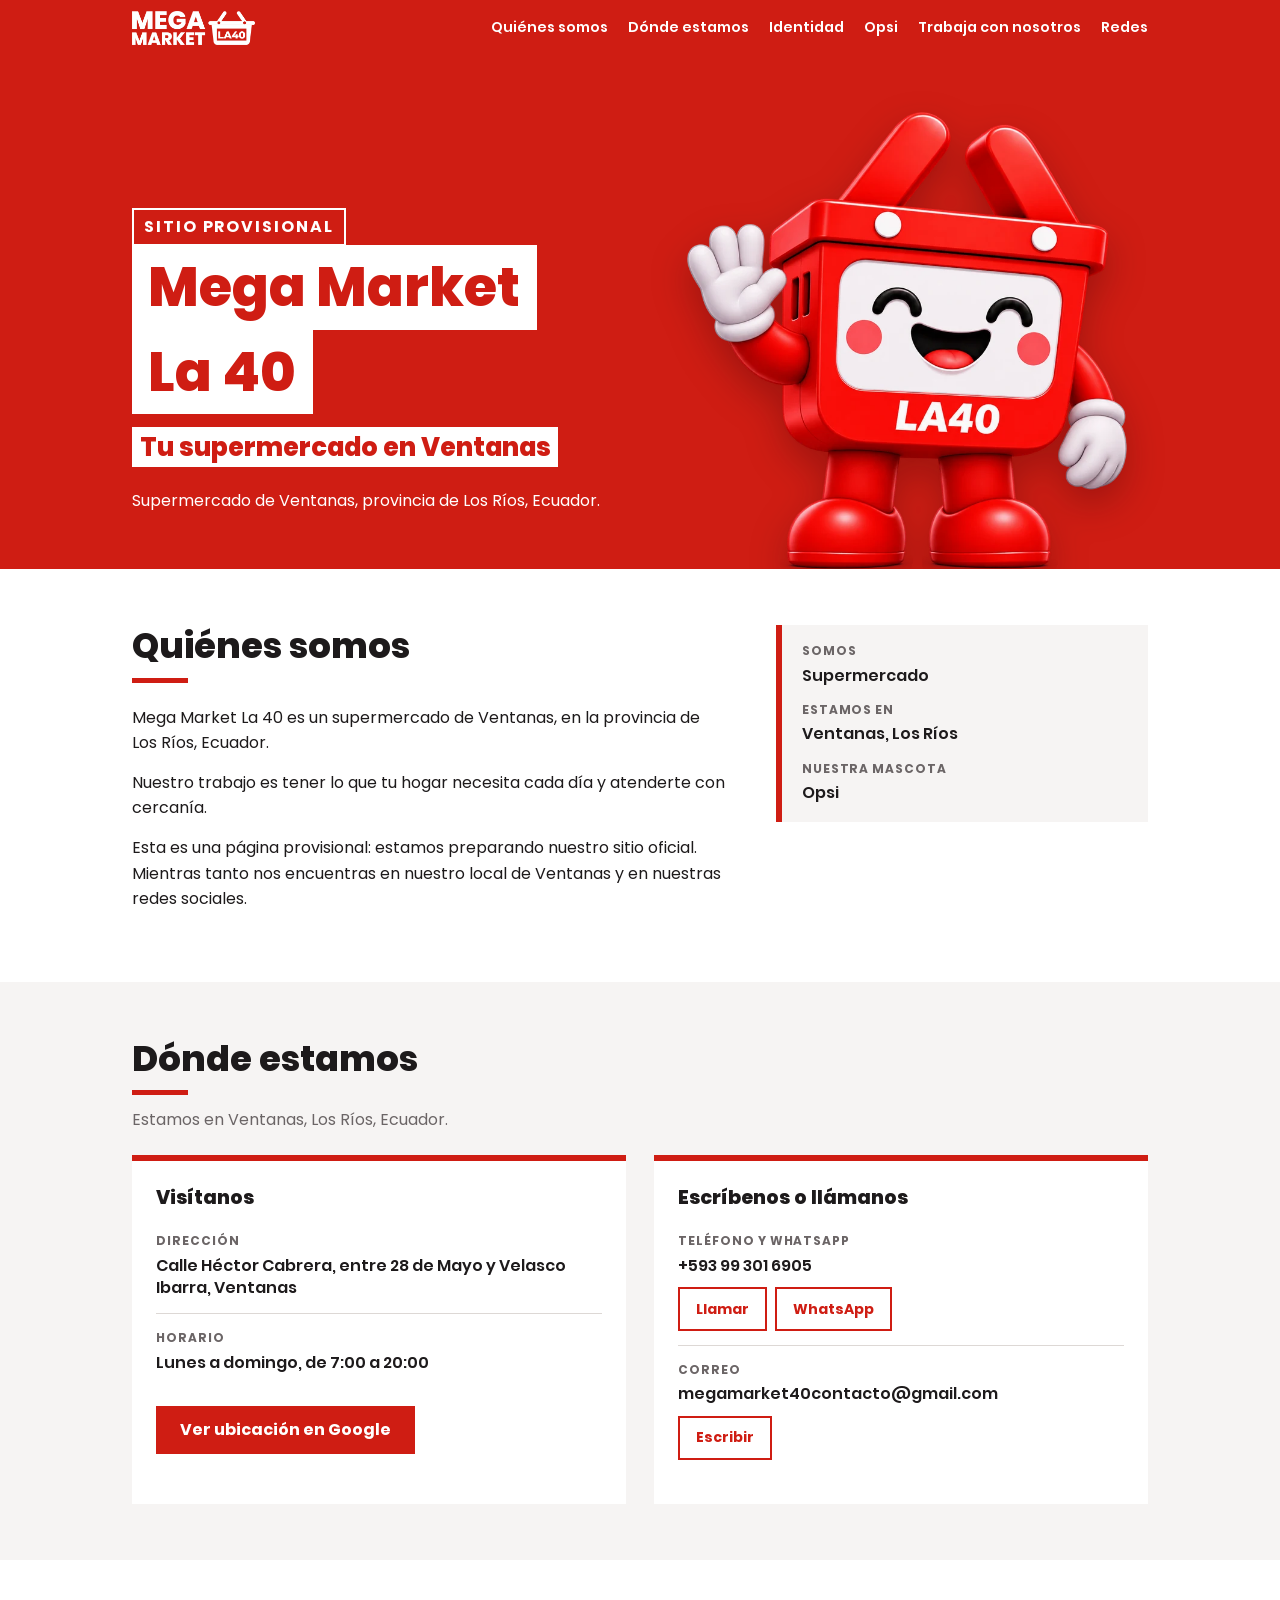
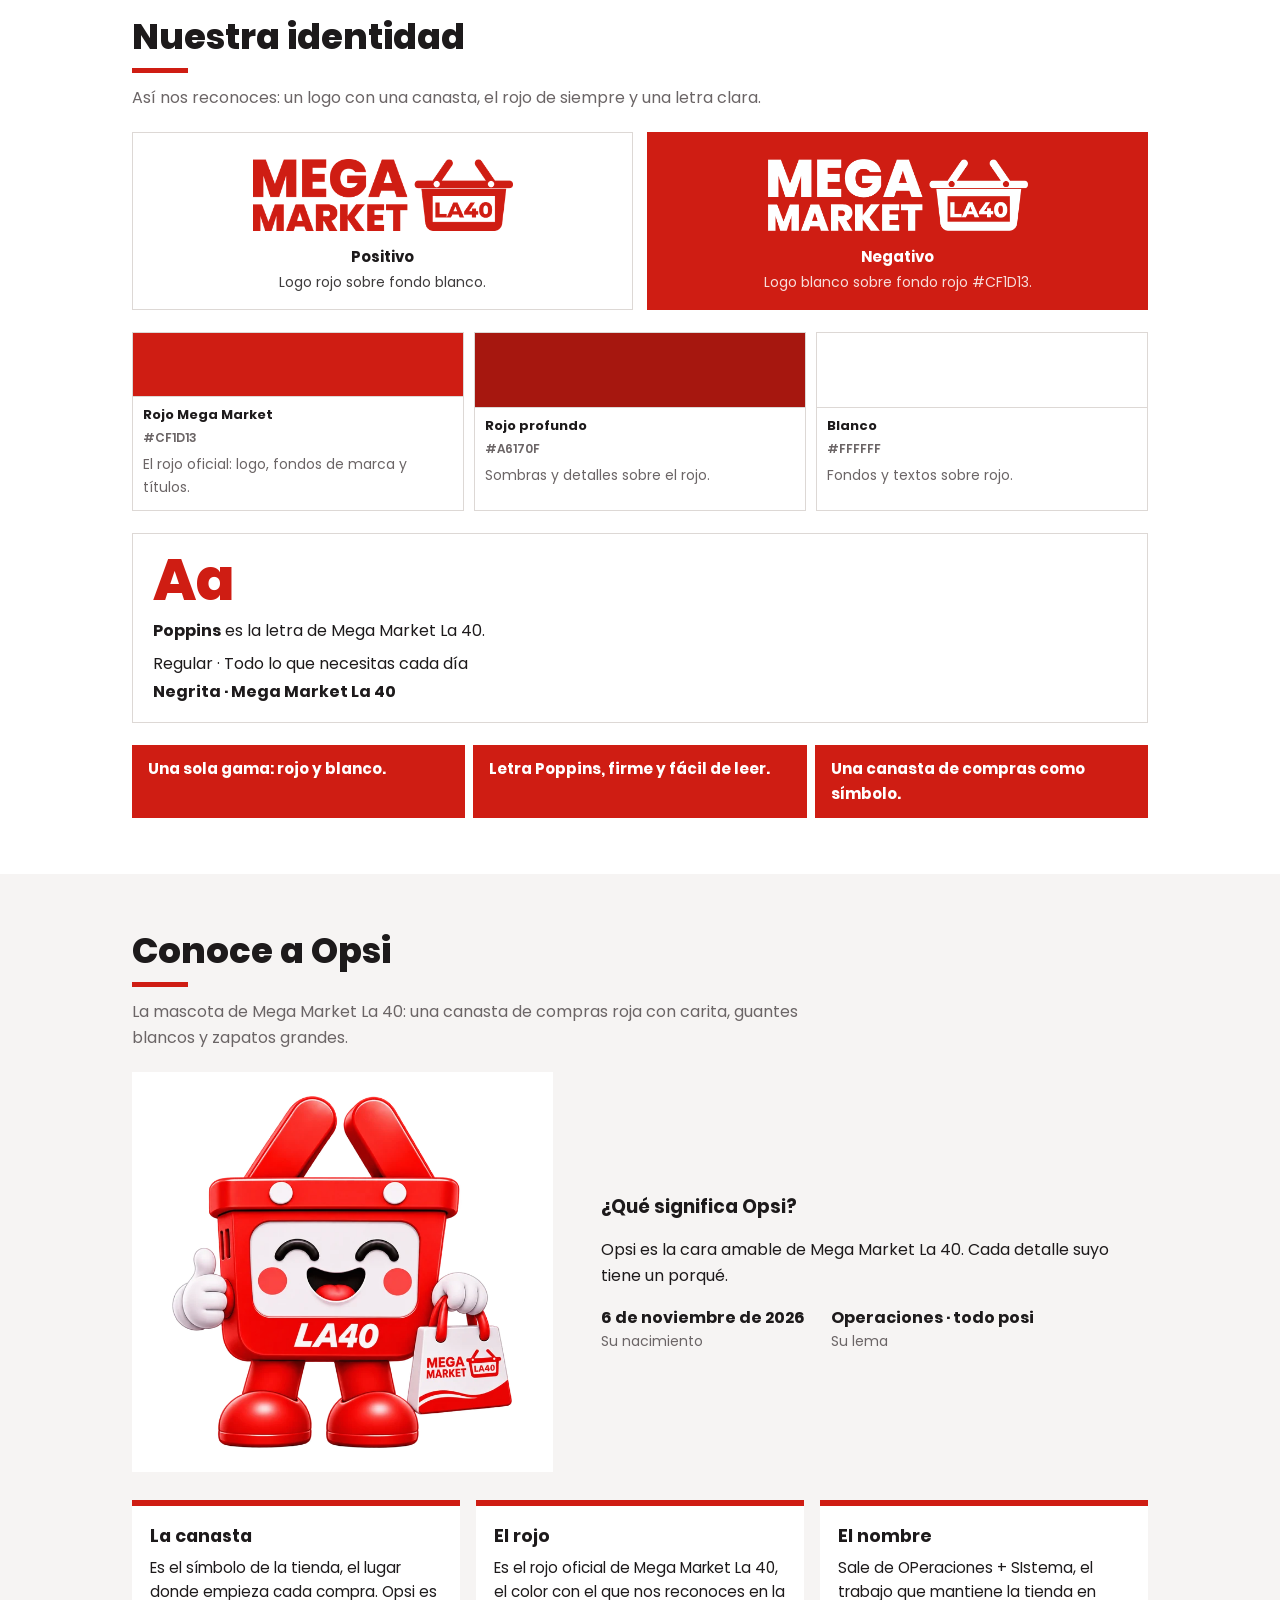
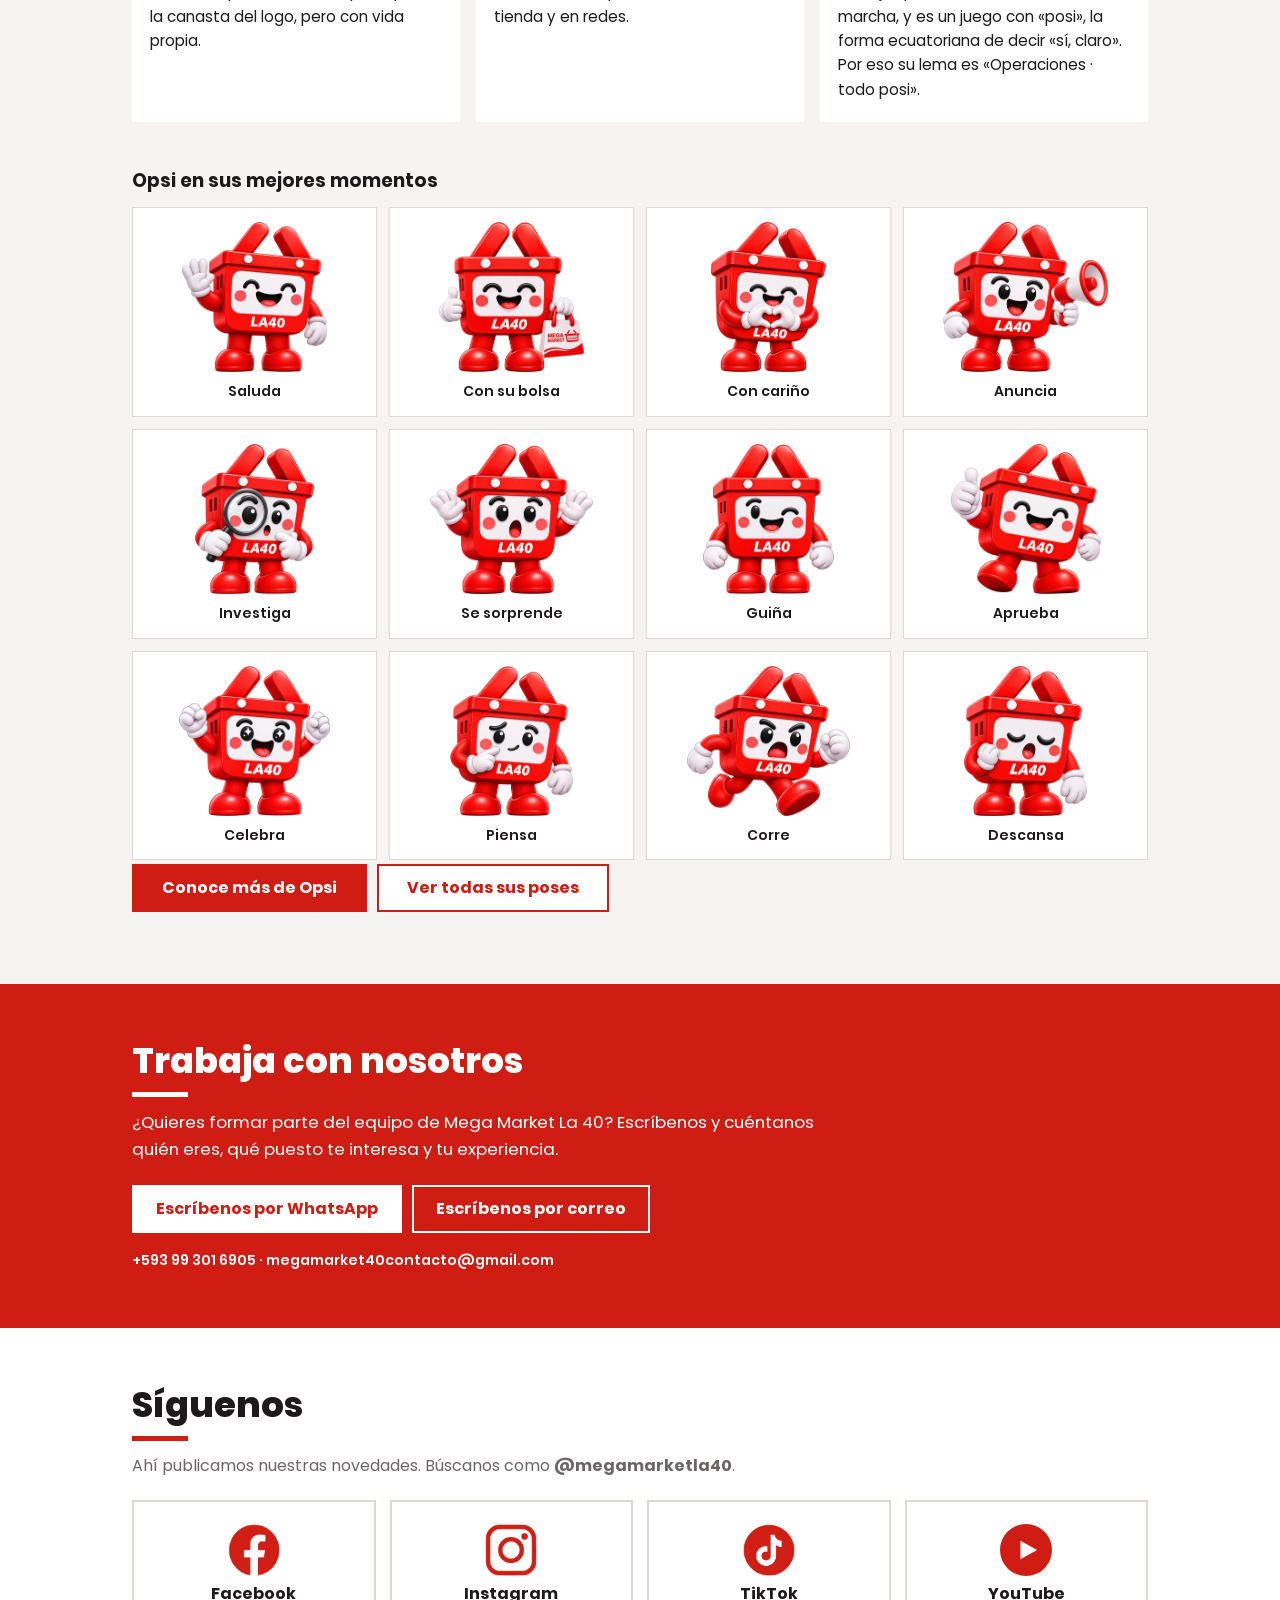
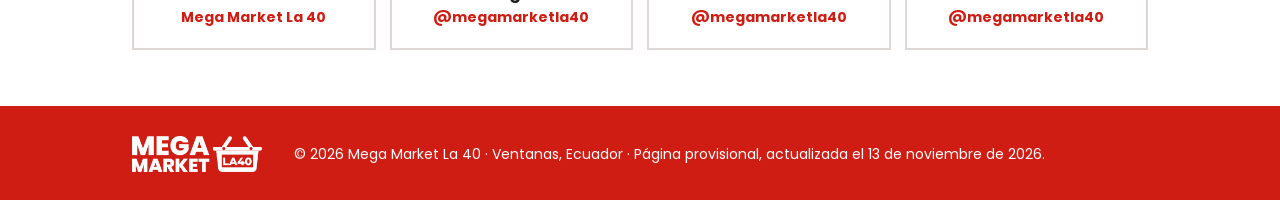
<file: index.html>
<!doctype html>
<html lang="es"><head>
<script async src="https://www.googletagmanager.com/gtm.js?id=GTM-P8VH36SW"></script>
<script>
  window.dataLayer = window.dataLayer || [];
  function gtag(){dataLayer.push(arguments);}
  gtag('js', new Date());
</script>
<meta charset="utf-8"><meta name="viewport" content="width=device-width,initial-scale=1">
<title>Mega Market La 40 · Supermercado en Ventanas</title><meta name="description" content="Mega Market La 40, supermercado de Ventanas, Los Ríos, Ecuador. Conoce quiénes somos, dónde estamos, nuestra identidad y a Opsi, nuestra mascota.">
<meta name="theme-color" content="#CF1D13"><link rel="icon" href="favicon.ico"><link rel="apple-touch-icon" href="assets/icono-192.png">
<meta property="og:type" content="website"><meta property="og:locale" content="es_EC"><meta property="og:site_name" content="Mega Market La 40"><meta property="og:title" content="Mega Market La 40 · Supermercado en Ventanas"><meta property="og:description" content="Mega Market La 40, supermercado de Ventanas, Los Ríos, Ecuador. Conoce quiénes somos, dónde estamos, nuestra identidad y a Opsi, nuestra mascota."><meta property="og:url" content="https://megamarketla40.github.io/"><meta property="og:image" content="https://megamarketla40.github.io/assets/og.jpg">
<link rel="canonical" href="https://megamarketla40.github.io/"><script type="application/ld+json">{"@context": "https://schema.org", "@type": "GroceryStore", "name": "Mega Market La 40", "url": "https://megamarketla40.github.io/", "description": "Mega Market La 40, supermercado de Ventanas, Los Ríos, Ecuador. Conoce quiénes somos, dónde estamos, nuestra identidad y a Opsi, nuestra mascota.", "image": "https://megamarketla40.github.io/assets/og.jpg", "logo": "https://megamarketla40.github.io/assets/logos/logo-rojo.png", "telephone": "+593993016905", "email": "megamarket40contacto@gmail.com", "address": {"@type": "PostalAddress", "streetAddress": "Calle Héctor Cabrera, entre 28 de Mayo y Velasco Ibarra", "addressLocality": "Ventanas", "addressRegion": "Los Ríos", "addressCountry": "EC"}, "openingHoursSpecification": [{"@type": "OpeningHoursSpecification", "dayOfWeek": ["Monday", "Tuesday", "Wednesday", "Thursday", "Friday", "Saturday", "Sunday"], "opens": "07:00", "closes": "20:00"}], "hasMap": "https://share.google/Dca0jXQrYAvrvPJgM", "sameAs": ["https://www.facebook.com/megamarketla40", "https://www.instagram.com/megamarketla40/", "https://www.tiktok.com/@megamarketla40", "https://www.youtube.com/@megamarketla40"]}</script>
<link rel="stylesheet" href="estilo.css?v=c8a12997"></head><body class="con-barra">
<header class="top"><div class="dentro"><a class="logo" href="#top" aria-label="Mega Market La 40, inicio"><img src="assets/logos/logo-blanco.png" alt="Mega Market La 40"></a><nav class="menu" aria-label="Secciones"><a href="#quienes-somos">Quiénes somos</a><a href="#donde-estamos">Dónde estamos</a><a href="#identidad">Identidad</a><a href="#mascota">Opsi</a><a href="#trabaja-con-nosotros">Trabaja con nosotros</a><a href="#redes">Redes</a></nav></div></header>
<main id="top"><section class="portada" aria-labelledby="t-portada"><div class="dentro">
  <div class="texto"><p class="sello">Sitio provisional</p>
    <h1 id="t-portada"><span class="caja">Mega Market La&nbsp;40</span></h1>
    <h2><span class="caja">Tu supermercado en Ventanas</span></h2>
    <p>Supermercado de Ventanas, provincia de Los Ríos, Ecuador.</p>
  </div>
  <div class="figura"><img src="assets/opsi/opsi-mascota-mega-market-la-40-portada.webp" alt="Opsi, la mascota de Mega Market La&nbsp;40, saludando"></div>
</div></section><section class="bloque" id="quienes-somos" aria-labelledby="t-quienes"><div class="dentro dos">
  <div class="texto-largo"><h2 class="titulo" id="t-quienes">Quiénes somos</h2><div class="bajada"></div><p>Mega Market La&nbsp;40 es un supermercado de Ventanas, en la provincia de Los Ríos, Ecuador.</p><p>Nuestro trabajo es tener lo que tu hogar necesita cada día y atenderte con cercanía.</p><p>Esta es una página provisional: estamos preparando nuestro sitio oficial. Mientras tanto nos encuentras en nuestro local de Ventanas y en nuestras redes sociales.</p></div>
  <aside class="ficha" aria-label="Datos rápidos"><dl>
    <div><dt>Somos</dt><dd>Supermercado</dd></div>
    <div><dt>Estamos en</dt><dd>Ventanas, Los Ríos</dd></div>
    <div><dt>Nuestra mascota</dt><dd>Opsi</dd></div>
  </dl></aside>
</div></section><section class="bloque gris" id="donde-estamos" aria-labelledby="t-donde"><div class="dentro">
  <h2 class="titulo" id="t-donde">Dónde estamos</h2><div class="bajada">Estamos en Ventanas, Los Ríos, Ecuador.</div>
  <div class="tarjetas"><article class="tarjeta"><h3>Visítanos</h3><dl><div class="fila"><dt>Dirección</dt><dd><span class="valor">Calle Héctor Cabrera, entre 28 de Mayo y Velasco Ibarra, Ventanas</span></dd></div><div class="fila"><dt>Horario</dt><dd><span class="valor">Lunes a domingo, de 7:00 a 20:00</span></dd></div></dl><a class="boton" href="https://share.google/Dca0jXQrYAvrvPJgM" target="_blank" rel="noopener">Ver ubicación en Google</a></article><article class="tarjeta"><h3>Escríbenos o llámanos</h3><dl><div class="fila"><dt>Teléfono y WhatsApp</dt><dd><span class="valor">+593 99 301 6905</span><span class="mini-acciones"><a class="mini" href="tel:+593993016905">Llamar</a><a class="mini" href="https://wa.me/593993016905" target="_blank" rel="noopener">WhatsApp</a></span></dd></div><div class="fila"><dt>Correo</dt><dd><span class="valor">megamarket40contacto@gmail.com</span><span class="mini-acciones"><a class="mini" href="mailto:megamarket40contacto@gmail.com">Escribir</a></span></dd></div></dl></article></div>
</div></section><section class="bloque" id="identidad" aria-labelledby="t-identidad"><div class="dentro">
  <h2 class="titulo" id="t-identidad">Nuestra identidad</h2><div class="bajada">Así nos reconoces: un logo con una canasta, el rojo de siempre y una letra clara.</div>
  <div class="logos"><figure class="logo-ficha"><img src="assets/logos/logo-rojo.png" alt="Logo de Mega Market La&nbsp;40 (positivo)"><figcaption><b>Positivo</b><span>Logo rojo sobre fondo blanco.</span></figcaption></figure><figure class="logo-ficha negativo"><img src="assets/logos/logo-blanco.png" alt="Logo de Mega Market La&nbsp;40 (negativo)"><figcaption><b>Negativo</b><span>Logo blanco sobre fondo rojo #CF1D13.</span></figcaption></figure></div>
  <div class="colores"><div class="color"><i class="c-rojo"></i><div><b>Rojo Mega Market</b><code>#CF1D13</code><p>El rojo oficial: logo, fondos de marca y títulos.</p></div></div><div class="color"><i class="c-osc"></i><div><b>Rojo profundo</b><code>#A6170F</code><p>Sombras y detalles sobre el rojo.</p></div></div><div class="color"><i class="c-blanco"></i><div><b>Blanco</b><code>#FFFFFF</code><p>Fondos y textos sobre rojo.</p></div></div></div>
  <div class="tipo"><div class="aa" aria-hidden="true">Aa</div><p><b>Poppins</b> es la letra de Mega Market La&nbsp;40.</p>
    <div class="pesos"><span>Regular · Todo lo que necesitas cada día</span><b>Negrita · Mega Market La&nbsp;40</b></div></div>
  <ul class="pilares"><li>Una sola gama: rojo y blanco.</li><li>Letra Poppins, firme y fácil de leer.</li><li>Una canasta de compras como símbolo.</li></ul>
</div></section><section class="bloque gris" id="mascota" aria-labelledby="t-opsi"><div class="dentro">
  <h2 class="titulo" id="t-opsi">Conoce a Opsi</h2><div class="bajada">La mascota de Mega Market La&nbsp;40: una canasta de compras roja con carita, guantes blancos y zapatos grandes.</div>
  <div class="opsi-presenta">
    <div class="marco"><img src="assets/opsi/opsi-mascota-mega-market-la-40-presentacion.webp" alt="Opsi, la mascota de Mega Market La&nbsp;40, con una bolsa de la tienda" loading="lazy"></div>
    <div><h3 class="pregunta">¿Qué significa Opsi?</h3>
      <p>Opsi es la cara amable de Mega Market La&nbsp;40. Cada detalle suyo tiene un porqué.</p>
      <ul class="datos-opsi"><li><b>6 de noviembre de 2026</b>Su nacimiento</li><li><b>Operaciones · todo posi</b>Su lema</li></ul></div>
  </div>
  <div class="carrusel significados"><article class="significado"><h3>La canasta</h3><p>Es el símbolo de la tienda, el lugar donde empieza cada compra. Opsi es la canasta del logo, pero con vida propia.</p></article><article class="significado"><h3>El rojo</h3><p>Es el rojo oficial de Mega Market La&nbsp;40, el color con el que nos reconoces en la tienda y en redes.</p></article><article class="significado"><h3>El nombre</h3><p>Sale de OPeraciones + SIstema, el trabajo que mantiene la tienda en marcha, y es un juego con «posi», la forma ecuatoriana de decir «sí, claro». Por eso su lema es «Operaciones · todo posi».</p></article></div>
  <div class="galeria-cabecera"><h3 class="galeria-titulo">Opsi en sus mejores momentos</h3><span class="desliza" aria-hidden="true">Desliza →</span></div>
  <ul class="carrusel galeria"><li><img src="assets/opsi/opsi-mascota-mega-market-la-40-saludando.webp" alt="Opsi, la mascota de Mega Market La&nbsp;40: saluda" loading="lazy"><span>Saluda</span></li><li><img src="assets/opsi/opsi-mascota-mega-market-la-40-con-bolsa.webp" alt="Opsi, la mascota de Mega Market La&nbsp;40: con su bolsa" loading="lazy"><span>Con su bolsa</span></li><li><img src="assets/opsi/opsi-mascota-mega-market-la-40-corazon.webp" alt="Opsi, la mascota de Mega Market La&nbsp;40: con cariño" loading="lazy"><span>Con cariño</span></li><li><img src="assets/opsi/opsi-mascota-mega-market-la-40-megafono.webp" alt="Opsi, la mascota de Mega Market La&nbsp;40: anuncia" loading="lazy"><span>Anuncia</span></li><li><img src="assets/opsi/opsi-mascota-mega-market-la-40-detective.webp" alt="Opsi, la mascota de Mega Market La&nbsp;40: investiga" loading="lazy"><span>Investiga</span></li><li><img src="assets/opsi/opsi-mascota-mega-market-la-40-sorprendida.webp" alt="Opsi, la mascota de Mega Market La&nbsp;40: se sorprende" loading="lazy"><span>Se sorprende</span></li><li><img src="assets/opsi/opsi-mascota-mega-market-la-40-guino.webp" alt="Opsi, la mascota de Mega Market La&nbsp;40: guiña" loading="lazy"><span>Guiña</span></li><li><img src="assets/opsi/opsi-mascota-mega-market-la-40-pulgar-arriba.webp" alt="Opsi, la mascota de Mega Market La&nbsp;40: aprueba" loading="lazy"><span>Aprueba</span></li><li><img src="assets/opsi/opsi-mascota-mega-market-la-40-sonriente.webp" alt="Opsi, la mascota de Mega Market La&nbsp;40: celebra" loading="lazy"><span>Celebra</span></li><li><img src="assets/opsi/opsi-mascota-mega-market-la-40-pensativa.webp" alt="Opsi, la mascota de Mega Market La&nbsp;40: piensa" loading="lazy"><span>Piensa</span></li><li><img src="assets/opsi/opsi-mascota-mega-market-la-40-corriendo.webp" alt="Opsi, la mascota de Mega Market La&nbsp;40: corre" loading="lazy"><span>Corre</span></li><li><img src="assets/opsi/opsi-mascota-mega-market-la-40-dormida.webp" alt="Opsi, la mascota de Mega Market La&nbsp;40: descansa" loading="lazy"><span>Descansa</span></li></ul>
  <div class="acciones"><a class="boton corto" href="opsi/">Conoce más de Opsi</a><a class="boton corto contorno-rojo" href="opsi/poses/">Ver todas sus poses</a></div>
</div></section><section class="bloque rojo" id="trabaja-con-nosotros" aria-labelledby="t-empleo"><div class="dentro">
  <h2 class="titulo" id="t-empleo">Trabaja con nosotros</h2>
  <p class="bajada">¿Quieres formar parte del equipo de Mega Market La&nbsp;40? Escríbenos y cuéntanos quién eres, qué puesto te interesa y tu experiencia.</p>
  <div class="acciones"><a class="boton blanco" href="https://wa.me/593993016905?text=Hola%2C%20quiero%20trabajar%20con%20Mega%20Market%20La%2040.%20Mi%20nombre%20es%20" target="_blank" rel="noopener">Escríbenos por WhatsApp</a><a class="boton contorno" href="mailto:megamarket40contacto@gmail.com?subject=Quiero%20trabajar%20con%20Mega%20Market%20La%2040">Escríbenos por correo</a></div>
  <p class="medios">+593 99 301 6905 · megamarket40contacto@gmail.com</p>
</div></section><section class="bloque" id="redes" aria-labelledby="t-redes"><div class="dentro">
  <h2 class="titulo" id="t-redes">Síguenos</h2><div class="bajada">Ahí publicamos nuestras novedades. Búscanos como <b>@megamarketla40</b>.</div>
  <ul class="redes"><li class="red"><a href="https://www.facebook.com/megamarketla40" target="_blank" rel="noopener"><img src="assets/redes/facebook.png" alt=""><div><b>Facebook</b><span>Mega Market La&nbsp;40</span></div></a></li><li class="red"><a href="https://www.instagram.com/megamarketla40/" target="_blank" rel="noopener"><img src="assets/redes/instagram.png" alt=""><div><b>Instagram</b><span>@megamarketla40</span></div></a></li><li class="red"><a href="https://www.tiktok.com/@megamarketla40" target="_blank" rel="noopener"><img src="assets/redes/tiktok.png" alt=""><div><b>TikTok</b><span>@megamarketla40</span></div></a></li><li class="red"><a href="https://www.youtube.com/@megamarketla40" target="_blank" rel="noopener"><svg viewBox="0 0 56 56" role="img" aria-label="YouTube"><circle class="yt-fondo" cx="28" cy="28" r="28"/><path class="yt-signo" d="M22 18l18 10-18 10z"/></svg><div><b>YouTube</b><span>@megamarketla40</span></div></a></li></ul>
</div></section></main>
<footer class="pie"><div class="dentro"><img src="assets/logos/logo-blanco.png" alt="Mega Market La 40"><p>© 2026 Mega Market La 40 · Ventanas, Ecuador · Página provisional, actualizada el 13 de noviembre de 2026.</p></div></footer>
<nav class="barra-rapida" aria-label="Acciones rápidas"><a href="tel:+593993016905">Llamar</a><a class="principal" href="https://wa.me/593993016905" target="_blank" rel="noopener">WhatsApp</a><a href="https://share.google/Dca0jXQrYAvrvPJgM" target="_blank" rel="noopener">Ubicación</a></nav>
</body></html>
</file>
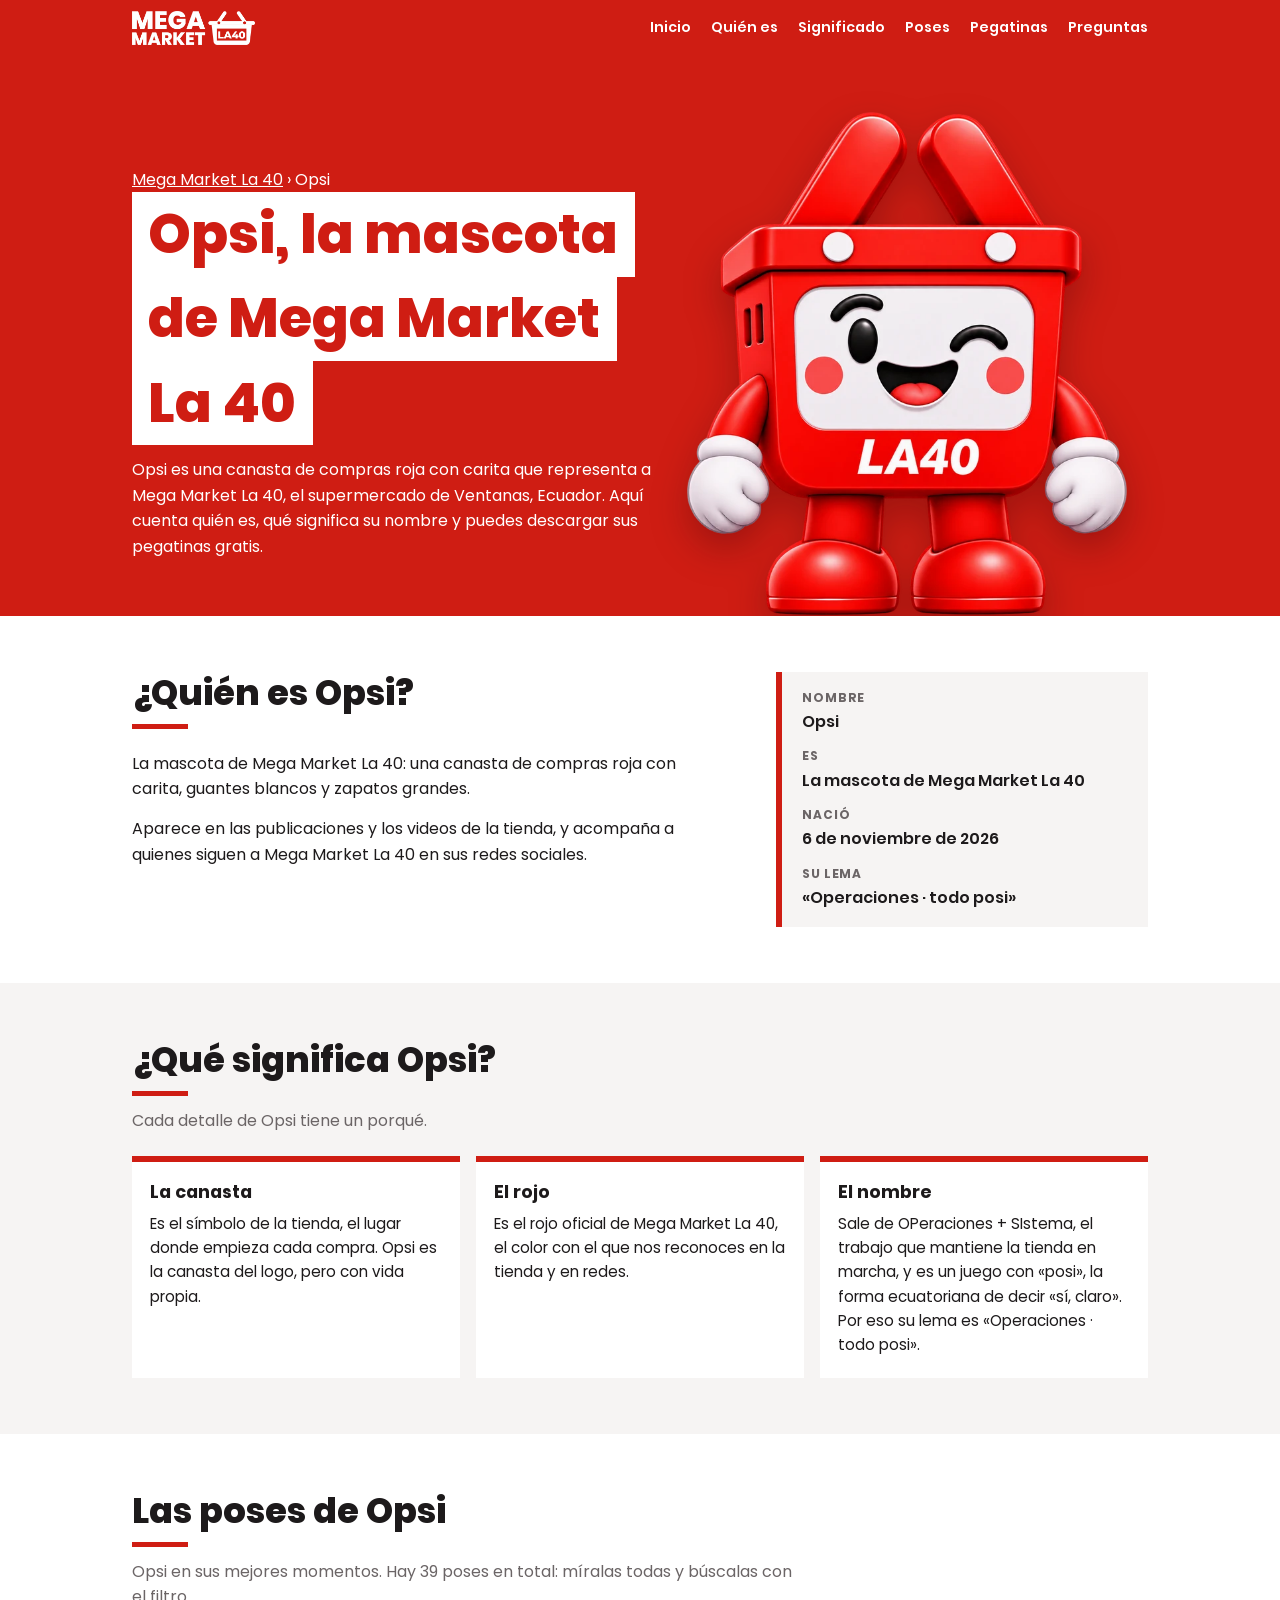
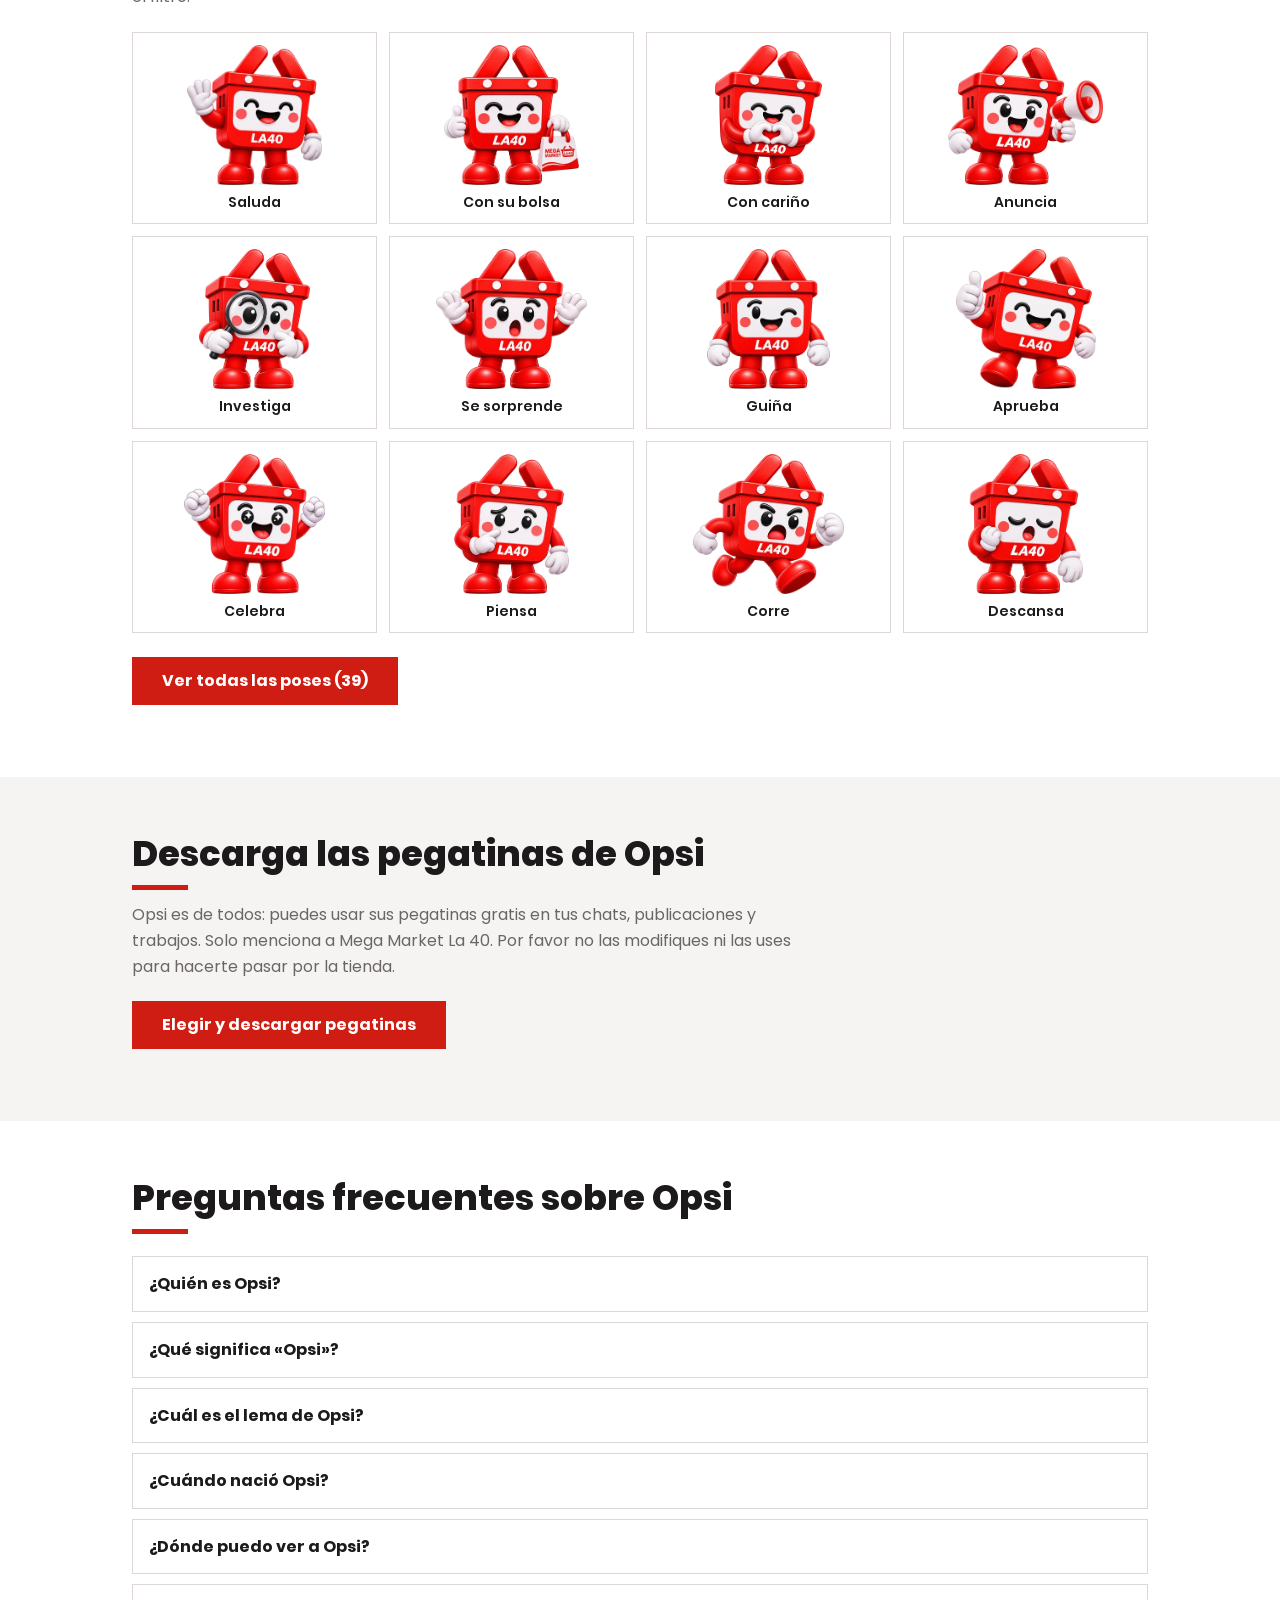
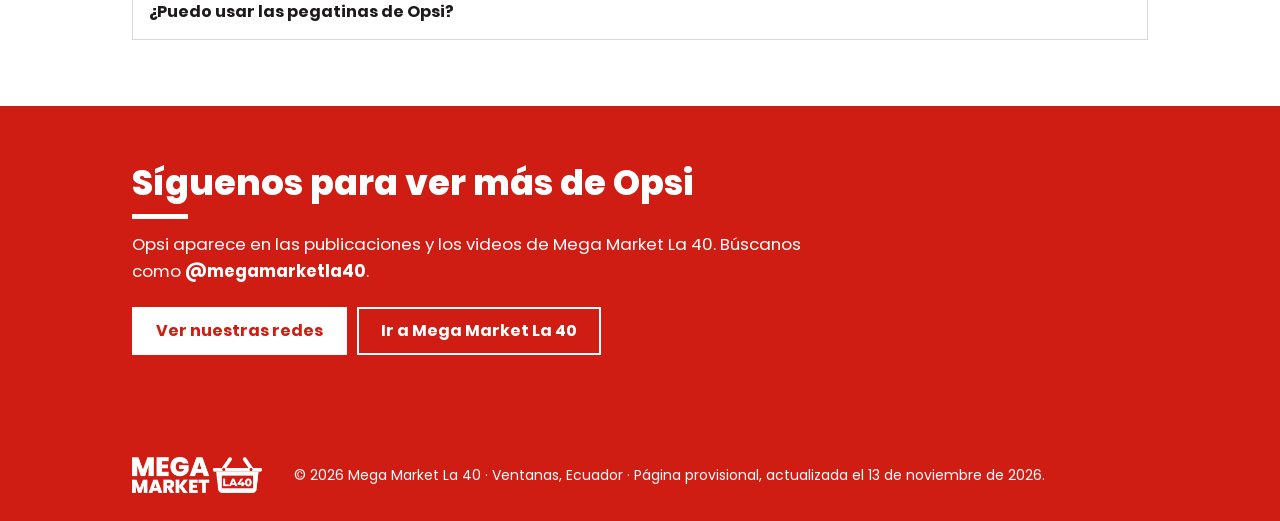
<file: opsi/index.html>
<!doctype html>
<html lang="es"><head>
<script async src="https://www.googletagmanager.com/gtm.js?id=GTM-P8VH36SW"></script>
<script>
  window.dataLayer = window.dataLayer || [];
  function gtag(){dataLayer.push(arguments);}
  gtag('js', new Date());
</script>
<meta charset="utf-8"><meta name="viewport" content="width=device-width,initial-scale=1">
<title>Opsi, la mascota de Mega Market La 40 · Ventanas, Ecuador</title><meta name="description" content="Conoce a Opsi, la mascota de Mega Market La 40, el supermercado de Ventanas, Ecuador: quién es, qué significa su nombre, su lema «Operaciones · todo posi» y sus pegatinas para descargar gratis.">
<meta name="theme-color" content="#CF1D13"><link rel="icon" href="../favicon.ico"><link rel="apple-touch-icon" href="../assets/icono-192.png">
<meta property="og:type" content="website"><meta property="og:locale" content="es_EC"><meta property="og:site_name" content="Mega Market La 40"><meta property="og:title" content="Opsi, la mascota de Mega Market La 40 · Ventanas, Ecuador"><meta property="og:description" content="Conoce a Opsi, la mascota de Mega Market La 40, el supermercado de Ventanas, Ecuador: quién es, qué significa su nombre, su lema «Operaciones · todo posi» y sus pegatinas para descargar gratis."><meta property="og:url" content="https://megamarketla40.github.io/opsi/"><meta property="og:image" content="https://megamarketla40.github.io/assets/og-opsi.jpg">
<link rel="canonical" href="https://megamarketla40.github.io/opsi/"><script type="application/ld+json">{"@context": "https://schema.org", "@graph": [{"@type": "WebPage", "@id": "https://megamarketla40.github.io/opsi/#pagina", "url": "https://megamarketla40.github.io/opsi/", "name": "Opsi, la mascota de Mega Market La 40 · Ventanas, Ecuador", "description": "Conoce a Opsi, la mascota de Mega Market La 40, el supermercado de Ventanas, Ecuador: quién es, qué significa su nombre, su lema «Operaciones · todo posi» y sus pegatinas para descargar gratis.", "inLanguage": "es", "about": {"@type": "Thing", "name": "Opsi", "alternateName": "Opsi, la mascota de Mega Market La 40", "description": "La mascota de Mega Market La 40: una canasta de compras roja con carita, guantes blancos y zapatos grandes.", "image": "https://megamarketla40.github.io/assets/og-opsi.jpg", "url": "https://megamarketla40.github.io/opsi/"}, "primaryImageOfPage": {"@type": "ImageObject", "contentUrl": "https://megamarketla40.github.io/assets/og-opsi.jpg"}}, {"@type": "BreadcrumbList", "itemListElement": [{"@type": "ListItem", "position": 1, "name": "Mega Market La 40", "item": "https://megamarketla40.github.io/"}, {"@type": "ListItem", "position": 2, "name": "Opsi", "item": "https://megamarketla40.github.io/opsi/"}]}, {"@type": "FAQPage", "mainEntity": [{"@type": "Question", "name": "¿Quién es Opsi?", "acceptedAnswer": {"@type": "Answer", "text": "Opsi es la mascota de Mega Market La 40, el supermercado de Ventanas, Los Ríos, Ecuador: una canasta de compras roja con carita, guantes blancos y zapatos grandes."}}, {"@type": "Question", "name": "¿Qué significa «Opsi»?", "acceptedAnswer": {"@type": "Answer", "text": "Su nombre sale de OPeraciones + SIstema, el trabajo que mantiene la tienda en marcha, y es un juego con «posi», la forma ecuatoriana de decir «sí, claro»."}}, {"@type": "Question", "name": "¿Cuál es el lema de Opsi?", "acceptedAnswer": {"@type": "Answer", "text": "Su lema es «Operaciones · todo posi»."}}, {"@type": "Question", "name": "¿Cuándo nació Opsi?", "acceptedAnswer": {"@type": "Answer", "text": "Opsi nació el 6 de noviembre de 2026."}}, {"@type": "Question", "name": "¿Dónde puedo ver a Opsi?", "acceptedAnswer": {"@type": "Answer", "text": "En esta página y en las redes sociales de Mega Market La 40: Facebook, Instagram, TikTok y YouTube, siempre como @megamarketla40."}}, {"@type": "Question", "name": "¿Puedo usar las pegatinas de Opsi?", "acceptedAnswer": {"@type": "Answer", "text": "Sí. Opsi es de todos: puedes usar sus pegatinas gratis en tus chats, publicaciones y trabajos. Solo menciona a Mega Market La 40. Por favor no las modifiques ni las uses para hacerte pasar por la tienda."}}]}, {"@type": "ImageObject", "contentUrl": "https://megamarketla40.github.io/assets/pegatinas/opsi-mascota-mega-market-la-40-saludando.png", "name": "Opsi, la mascota de Mega Market La 40: saluda", "creditText": "Mega Market La 40", "creator": {"@type": "Organization", "name": "Mega Market La 40"}, "copyrightNotice": "© 2026 Mega Market La 40", "license": "https://megamarketla40.github.io/opsi/#uso", "acquireLicensePage": "https://megamarketla40.github.io/opsi/#descargas"}, {"@type": "ImageObject", "contentUrl": "https://megamarketla40.github.io/assets/pegatinas/opsi-mascota-mega-market-la-40-con-bolsa.png", "name": "Opsi, la mascota de Mega Market La 40: con su bolsa", "creditText": "Mega Market La 40", "creator": {"@type": "Organization", "name": "Mega Market La 40"}, "copyrightNotice": "© 2026 Mega Market La 40", "license": "https://megamarketla40.github.io/opsi/#uso", "acquireLicensePage": "https://megamarketla40.github.io/opsi/#descargas"}, {"@type": "ImageObject", "contentUrl": "https://megamarketla40.github.io/assets/pegatinas/opsi-mascota-mega-market-la-40-corazon.png", "name": "Opsi, la mascota de Mega Market La 40: con cariño", "creditText": "Mega Market La 40", "creator": {"@type": "Organization", "name": "Mega Market La 40"}, "copyrightNotice": "© 2026 Mega Market La 40", "license": "https://megamarketla40.github.io/opsi/#uso", "acquireLicensePage": "https://megamarketla40.github.io/opsi/#descargas"}, {"@type": "ImageObject", "contentUrl": "https://megamarketla40.github.io/assets/pegatinas/opsi-mascota-mega-market-la-40-megafono.png", "name": "Opsi, la mascota de Mega Market La 40: anuncia", "creditText": "Mega Market La 40", "creator": {"@type": "Organization", "name": "Mega Market La 40"}, "copyrightNotice": "© 2026 Mega Market La 40", "license": "https://megamarketla40.github.io/opsi/#uso", "acquireLicensePage": "https://megamarketla40.github.io/opsi/#descargas"}, {"@type": "ImageObject", "contentUrl": "https://megamarketla40.github.io/assets/pegatinas/opsi-mascota-mega-market-la-40-detective.png", "name": "Opsi, la mascota de Mega Market La 40: investiga", "creditText": "Mega Market La 40", "creator": {"@type": "Organization", "name": "Mega Market La 40"}, "copyrightNotice": "© 2026 Mega Market La 40", "license": "https://megamarketla40.github.io/opsi/#uso", "acquireLicensePage": "https://megamarketla40.github.io/opsi/#descargas"}, {"@type": "ImageObject", "contentUrl": "https://megamarketla40.github.io/assets/pegatinas/opsi-mascota-mega-market-la-40-sorprendida.png", "name": "Opsi, la mascota de Mega Market La 40: se sorprende", "creditText": "Mega Market La 40", "creator": {"@type": "Organization", "name": "Mega Market La 40"}, "copyrightNotice": "© 2026 Mega Market La 40", "license": "https://megamarketla40.github.io/opsi/#uso", "acquireLicensePage": "https://megamarketla40.github.io/opsi/#descargas"}, {"@type": "ImageObject", "contentUrl": "https://megamarketla40.github.io/assets/pegatinas/opsi-mascota-mega-market-la-40-guino.png", "name": "Opsi, la mascota de Mega Market La 40: guiña", "creditText": "Mega Market La 40", "creator": {"@type": "Organization", "name": "Mega Market La 40"}, "copyrightNotice": "© 2026 Mega Market La 40", "license": "https://megamarketla40.github.io/opsi/#uso", "acquireLicensePage": "https://megamarketla40.github.io/opsi/#descargas"}, {"@type": "ImageObject", "contentUrl": "https://megamarketla40.github.io/assets/pegatinas/opsi-mascota-mega-market-la-40-pulgar-arriba.png", "name": "Opsi, la mascota de Mega Market La 40: aprueba", "creditText": "Mega Market La 40", "creator": {"@type": "Organization", "name": "Mega Market La 40"}, "copyrightNotice": "© 2026 Mega Market La 40", "license": "https://megamarketla40.github.io/opsi/#uso", "acquireLicensePage": "https://megamarketla40.github.io/opsi/#descargas"}, {"@type": "ImageObject", "contentUrl": "https://megamarketla40.github.io/assets/pegatinas/opsi-mascota-mega-market-la-40-sonriente.png", "name": "Opsi, la mascota de Mega Market La 40: celebra", "creditText": "Mega Market La 40", "creator": {"@type": "Organization", "name": "Mega Market La 40"}, "copyrightNotice": "© 2026 Mega Market La 40", "license": "https://megamarketla40.github.io/opsi/#uso", "acquireLicensePage": "https://megamarketla40.github.io/opsi/#descargas"}, {"@type": "ImageObject", "contentUrl": "https://megamarketla40.github.io/assets/pegatinas/opsi-mascota-mega-market-la-40-pensativa.png", "name": "Opsi, la mascota de Mega Market La 40: piensa", "creditText": "Mega Market La 40", "creator": {"@type": "Organization", "name": "Mega Market La 40"}, "copyrightNotice": "© 2026 Mega Market La 40", "license": "https://megamarketla40.github.io/opsi/#uso", "acquireLicensePage": "https://megamarketla40.github.io/opsi/#descargas"}, {"@type": "ImageObject", "contentUrl": "https://megamarketla40.github.io/assets/pegatinas/opsi-mascota-mega-market-la-40-corriendo.png", "name": "Opsi, la mascota de Mega Market La 40: corre", "creditText": "Mega Market La 40", "creator": {"@type": "Organization", "name": "Mega Market La 40"}, "copyrightNotice": "© 2026 Mega Market La 40", "license": "https://megamarketla40.github.io/opsi/#uso", "acquireLicensePage": "https://megamarketla40.github.io/opsi/#descargas"}, {"@type": "ImageObject", "contentUrl": "https://megamarketla40.github.io/assets/pegatinas/opsi-mascota-mega-market-la-40-dormida.png", "name": "Opsi, la mascota de Mega Market La 40: descansa", "creditText": "Mega Market La 40", "creator": {"@type": "Organization", "name": "Mega Market La 40"}, "copyrightNotice": "© 2026 Mega Market La 40", "license": "https://megamarketla40.github.io/opsi/#uso", "acquireLicensePage": "https://megamarketla40.github.io/opsi/#descargas"}]}</script>
<link rel="stylesheet" href="../estilo.css?v=c8a12997"></head><body class="con-barra">
<header class="top"><div class="dentro"><a class="logo" href="../" aria-label="Mega Market La 40, inicio"><img src="../assets/logos/logo-blanco.png" alt="Mega Market La 40"></a><nav class="menu" aria-label="Secciones"><a href="../">Inicio</a><a href="#quien-es">Quién es</a><a href="#significado">Significado</a><a href="#poses">Poses</a><a href="#descargas">Pegatinas</a><a href="#preguntas">Preguntas</a></nav></div></header>
<main id="top"><section class="portada opsi" aria-labelledby="t-portada"><div class="dentro">
  <div class="texto"><p class="migas"><a href="../">Mega Market La&nbsp;40</a> › Opsi</p>
    <h1 id="t-portada"><span class="caja">Opsi, la mascota de Mega Market La&nbsp;40</span></h1>
    <p>Opsi es una canasta de compras roja con carita que representa a Mega Market La&nbsp;40, el supermercado de Ventanas, Ecuador. Aquí cuenta quién es, qué significa su nombre y puedes descargar sus pegatinas gratis.</p></div>
  <div class="figura"><img src="../assets/opsi/opsi-mascota-mega-market-la-40-portada-opsi.webp" alt="Opsi, la mascota de Mega Market La&nbsp;40, guiñando un ojo"></div>
</div></section><section class="bloque" id="quien-es" aria-labelledby="t-quien"><div class="dentro dos">
  <div class="texto-largo"><h2 class="titulo" id="t-quien">¿Quién es Opsi?</h2><div class="bajada"></div><p>La mascota de Mega Market La&nbsp;40: una canasta de compras roja con carita, guantes blancos y zapatos grandes.</p><p>Aparece en las publicaciones y los videos de la tienda, y acompaña a quienes siguen a Mega Market La&nbsp;40 en sus redes sociales.</p></div>
  <aside class="ficha" aria-label="Datos de Opsi"><dl>
    <div><dt>Nombre</dt><dd>Opsi</dd></div>
    <div><dt>Es</dt><dd>La mascota de Mega Market La&nbsp;40</dd></div>
    <div><dt>Nació</dt><dd>6 de noviembre de 2026</dd></div>
    <div><dt>Su lema</dt><dd>«Operaciones · todo posi»</dd></div>
  </dl></aside>
</div></section><section class="bloque gris" id="significado" aria-labelledby="t-significado"><div class="dentro">
  <h2 class="titulo" id="t-significado">¿Qué significa Opsi?</h2><div class="bajada">Cada detalle de Opsi tiene un porqué.</div>
  <div class="significados-grid"><article class="significado"><h3>La canasta</h3><p>Es el símbolo de la tienda, el lugar donde empieza cada compra. Opsi es la canasta del logo, pero con vida propia.</p></article><article class="significado"><h3>El rojo</h3><p>Es el rojo oficial de Mega Market La&nbsp;40, el color con el que nos reconoces en la tienda y en redes.</p></article><article class="significado"><h3>El nombre</h3><p>Sale de OPeraciones + SIstema, el trabajo que mantiene la tienda en marcha, y es un juego con «posi», la forma ecuatoriana de decir «sí, claro». Por eso su lema es «Operaciones · todo posi».</p></article></div>
</div></section><section class="bloque" id="poses" aria-labelledby="t-poses"><div class="dentro">
  <h2 class="titulo" id="t-poses">Las poses de Opsi</h2><div class="bajada">Opsi en sus mejores momentos. Hay 39 poses en total: míralas todas y búscalas con el filtro.</div>
  <ul class="poses"><li><img src="../assets/opsi/opsi-mascota-mega-market-la-40-saludando.webp" alt="Opsi, la mascota de Mega Market La&nbsp;40: saluda" loading="lazy"><span>Saluda</span></li><li><img src="../assets/opsi/opsi-mascota-mega-market-la-40-con-bolsa.webp" alt="Opsi, la mascota de Mega Market La&nbsp;40: con su bolsa" loading="lazy"><span>Con su bolsa</span></li><li><img src="../assets/opsi/opsi-mascota-mega-market-la-40-corazon.webp" alt="Opsi, la mascota de Mega Market La&nbsp;40: con cariño" loading="lazy"><span>Con cariño</span></li><li><img src="../assets/opsi/opsi-mascota-mega-market-la-40-megafono.webp" alt="Opsi, la mascota de Mega Market La&nbsp;40: anuncia" loading="lazy"><span>Anuncia</span></li><li><img src="../assets/opsi/opsi-mascota-mega-market-la-40-detective.webp" alt="Opsi, la mascota de Mega Market La&nbsp;40: investiga" loading="lazy"><span>Investiga</span></li><li><img src="../assets/opsi/opsi-mascota-mega-market-la-40-sorprendida.webp" alt="Opsi, la mascota de Mega Market La&nbsp;40: se sorprende" loading="lazy"><span>Se sorprende</span></li><li><img src="../assets/opsi/opsi-mascota-mega-market-la-40-guino.webp" alt="Opsi, la mascota de Mega Market La&nbsp;40: guiña" loading="lazy"><span>Guiña</span></li><li><img src="../assets/opsi/opsi-mascota-mega-market-la-40-pulgar-arriba.webp" alt="Opsi, la mascota de Mega Market La&nbsp;40: aprueba" loading="lazy"><span>Aprueba</span></li><li><img src="../assets/opsi/opsi-mascota-mega-market-la-40-sonriente.webp" alt="Opsi, la mascota de Mega Market La&nbsp;40: celebra" loading="lazy"><span>Celebra</span></li><li><img src="../assets/opsi/opsi-mascota-mega-market-la-40-pensativa.webp" alt="Opsi, la mascota de Mega Market La&nbsp;40: piensa" loading="lazy"><span>Piensa</span></li><li><img src="../assets/opsi/opsi-mascota-mega-market-la-40-corriendo.webp" alt="Opsi, la mascota de Mega Market La&nbsp;40: corre" loading="lazy"><span>Corre</span></li><li><img src="../assets/opsi/opsi-mascota-mega-market-la-40-dormida.webp" alt="Opsi, la mascota de Mega Market La&nbsp;40: descansa" loading="lazy"><span>Descansa</span></li></ul>
  <div class="acciones"><a class="boton corto" href="poses/">Ver todas las poses (39)</a></div>
</div></section><section class="bloque gris" id="descargas" aria-labelledby="t-descargas"><div class="dentro">
  <h2 class="titulo" id="t-descargas">Descarga las pegatinas de Opsi</h2>
  <p class="bajada" id="uso">Opsi es de todos: puedes usar sus pegatinas gratis en tus chats, publicaciones y trabajos. Solo menciona a Mega Market La&nbsp;40. Por favor no las modifiques ni las uses para hacerte pasar por la tienda.</p>
  <div class="acciones"><a class="boton corto" href="poses/">Elegir y descargar pegatinas</a></div>
</div></section><section class="bloque" id="preguntas" aria-labelledby="t-preguntas"><div class="dentro">
  <h2 class="titulo" id="t-preguntas">Preguntas frecuentes sobre Opsi</h2><div class="bajada"></div>
  <details class="faq"><summary>¿Quién es Opsi?</summary><p>Opsi es la mascota de Mega Market La&nbsp;40, el supermercado de Ventanas, Los Ríos, Ecuador: una canasta de compras roja con carita, guantes blancos y zapatos grandes.</p></details><details class="faq"><summary>¿Qué significa «Opsi»?</summary><p>Su nombre sale de OPeraciones + SIstema, el trabajo que mantiene la tienda en marcha, y es un juego con «posi», la forma ecuatoriana de decir «sí, claro».</p></details><details class="faq"><summary>¿Cuál es el lema de Opsi?</summary><p>Su lema es «Operaciones · todo posi».</p></details><details class="faq"><summary>¿Cuándo nació Opsi?</summary><p>Opsi nació el 6 de noviembre de 2026.</p></details><details class="faq"><summary>¿Dónde puedo ver a Opsi?</summary><p>En esta página y en las redes sociales de Mega Market La&nbsp;40: Facebook, Instagram, TikTok y YouTube, siempre como @megamarketla40.</p></details><details class="faq"><summary>¿Puedo usar las pegatinas de Opsi?</summary><p>Sí. Opsi es de todos: puedes usar sus pegatinas gratis en tus chats, publicaciones y trabajos. Solo menciona a Mega Market La&nbsp;40. Por favor no las modifiques ni las uses para hacerte pasar por la tienda.</p></details>
</div></section><section class="bloque rojo" aria-labelledby="t-cierre"><div class="dentro">
  <h2 class="titulo" id="t-cierre">Síguenos para ver más de Opsi</h2>
  <p class="bajada">Opsi aparece en las publicaciones y los videos de Mega Market La&nbsp;40. Búscanos como <b>@megamarketla40</b>.</p>
  <div class="acciones"><a class="boton blanco" href="../#redes">Ver nuestras redes</a><a class="boton contorno" href="../">Ir a Mega Market La&nbsp;40</a></div>
</div></section></main>
<footer class="pie"><div class="dentro"><img src="../assets/logos/logo-blanco.png" alt="Mega Market La 40"><p>© 2026 Mega Market La 40 · Ventanas, Ecuador · Página provisional, actualizada el 13 de noviembre de 2026.</p></div></footer>
<nav class="barra-rapida" aria-label="Acciones rápidas"><a href="tel:+593993016905">Llamar</a><a class="principal" href="https://wa.me/593993016905" target="_blank" rel="noopener">WhatsApp</a><a href="https://share.google/Dca0jXQrYAvrvPJgM" target="_blank" rel="noopener">Ubicación</a></nav>
</body></html>
</file>
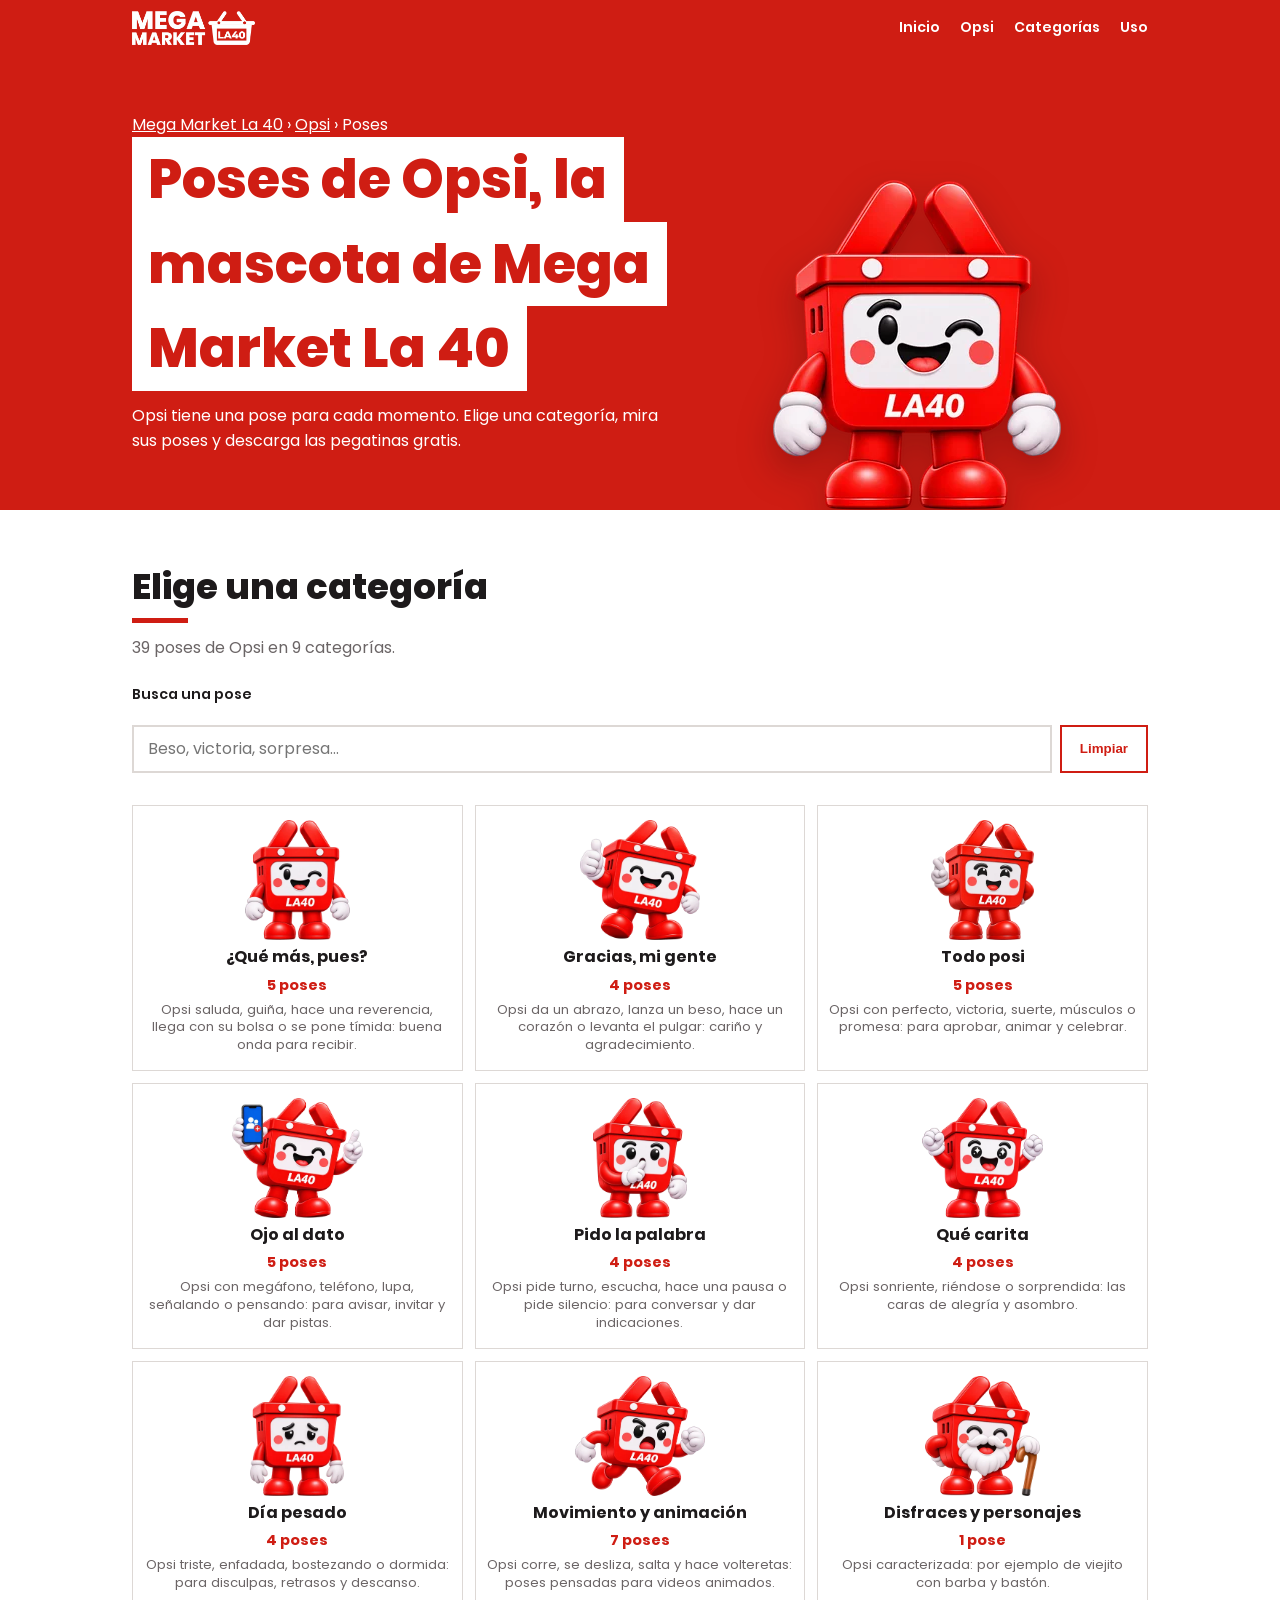
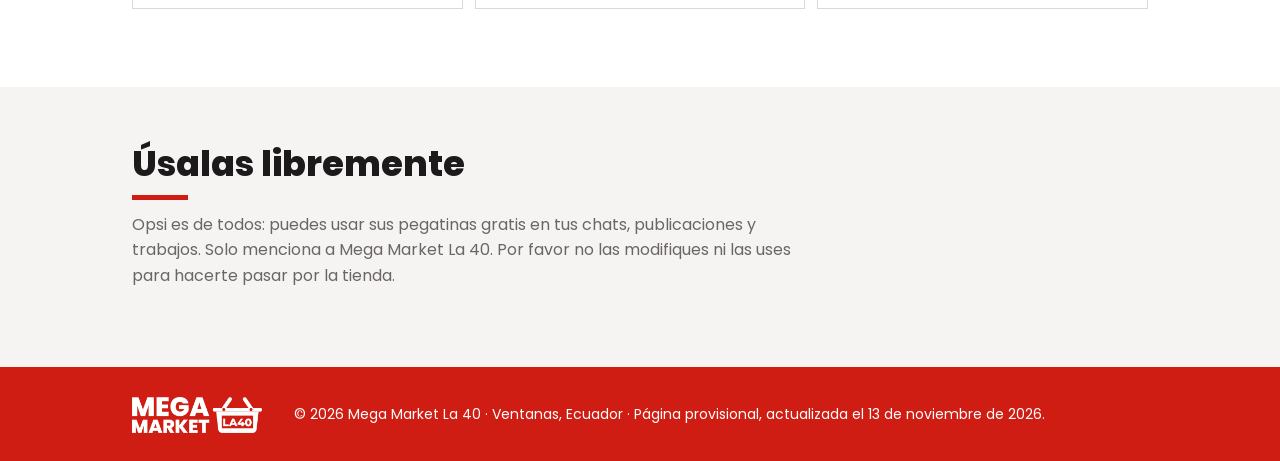
<file: opsi/poses/index.html>
<!doctype html>
<html lang="es"><head>
<script async src="https://www.googletagmanager.com/gtm.js?id=GTM-P8VH36SW"></script>
<script>
  window.dataLayer = window.dataLayer || [];
  function gtag(){dataLayer.push(arguments);}
  gtag('js', new Date());
</script>
<meta charset="utf-8"><meta name="viewport" content="width=device-width,initial-scale=1">
<title>Poses y pegatinas de Opsi, la mascota de Mega Market La 40</title><meta name="description" content="Todas las poses de Opsi, la mascota de Mega Market La 40 (Ventanas, Ecuador), organizadas por categorías, con pegatinas para descargar gratis.">
<meta name="theme-color" content="#CF1D13"><link rel="icon" href="../../favicon.ico"><link rel="apple-touch-icon" href="../../assets/icono-192.png">
<meta property="og:type" content="website"><meta property="og:locale" content="es_EC"><meta property="og:site_name" content="Mega Market La 40"><meta property="og:title" content="Poses y pegatinas de Opsi, la mascota de Mega Market La 40"><meta property="og:description" content="Todas las poses de Opsi, la mascota de Mega Market La 40 (Ventanas, Ecuador), organizadas por categorías, con pegatinas para descargar gratis."><meta property="og:url" content="https://megamarketla40.github.io/opsi/poses/"><meta property="og:image" content="https://megamarketla40.github.io/assets/og-opsi.jpg">
<link rel="canonical" href="https://megamarketla40.github.io/opsi/poses/"><script type="application/ld+json">{"@context": "https://schema.org", "@graph": [{"@type": "CollectionPage", "@id": "https://megamarketla40.github.io/opsi/poses/#pagina", "url": "https://megamarketla40.github.io/opsi/poses/", "name": "Poses y pegatinas de Opsi, la mascota de Mega Market La 40", "description": "Todas las poses de Opsi, la mascota de Mega Market La 40 (Ventanas, Ecuador), organizadas por categorías, con pegatinas para descargar gratis.", "inLanguage": "es"}, {"@type": "BreadcrumbList", "itemListElement": [{"@type": "ListItem", "position": 1, "name": "Mega Market La 40", "item": "https://megamarketla40.github.io/"}, {"@type": "ListItem", "position": 2, "name": "Opsi", "item": "https://megamarketla40.github.io/opsi/"}, {"@type": "ListItem", "position": 3, "name": "Poses", "item": "https://megamarketla40.github.io/opsi/poses/"}]}]}</script>
<link rel="stylesheet" href="../../estilo.css?v=c8a12997"></head><body class="con-barra">
<header class="top"><div class="dentro"><a class="logo" href="../../" aria-label="Mega Market La 40, inicio"><img src="../../assets/logos/logo-blanco.png" alt="Mega Market La 40"></a><nav class="menu" aria-label="Secciones"><a href="../../">Inicio</a><a href="../../opsi/">Opsi</a><a href="#t-cats">Categorías</a><a href="#uso">Uso</a></nav></div></header>
<main id="top"><section class="portada opsi" aria-labelledby="t-portada"><div class="dentro">
  <div class="texto"><p class="migas"><a href="../../">Mega Market La&nbsp;40</a> › <a href="../../opsi/">Opsi</a> › Poses</p><h1 id="t-portada"><span class="caja">Poses de Opsi, la mascota de Mega Market La&nbsp;40</span></h1><p>Opsi tiene una pose para cada momento. Elige una categoría, mira sus poses y descarga las pegatinas gratis.</p></div>
  <div class="figura"><img src="../../assets/opsi/opsi-mascota-mega-market-la-40-guino.webp" alt="Opsi, la mascota de Mega Market La&nbsp;40"></div>
</div></section><section class="bloque" aria-labelledby="t-cats"><div class="dentro"><h2 class="titulo" id="t-cats">Elige una categoría</h2><div class="bajada">39 poses de Opsi en 9 categorías.</div><form class="buscador" role="search" data-poses="../../assets/poses.json" data-rel="../../" onsubmit="return false" hidden><label for="q-poses">Busca una pose</label><div class="fila"><input id="q-poses" type="text" maxlength="40" placeholder="Beso, victoria, sorpresa…" autocomplete="off" enterkeyhint="search"><button type="button" class="boton contorno-rojo" id="q-limpiar">Limpiar</button></div></form><div class="resultados" id="r-poses" aria-live="polite" hidden></div><script src="../../assets/buscar-poses.js" defer></script><ul class="cats" data-filtrable><li><a class="cat" href="../../opsi/poses/saludos/"><img src="../../assets/opsi/opsi-mascota-mega-market-la-40-guino.webp" alt="Opsi, la mascota de Mega Market La&nbsp;40: guiño" loading="lazy" decoding="async"><b>¿Qué más, pues?</b><span>5 poses</span><small>Opsi saluda, guiña, hace una reverencia, llega con su bolsa o se pone tímida: buena onda para recibir.</small></a></li><li><a class="cat" href="../../opsi/poses/gracias/"><img src="../../assets/opsi/opsi-mascota-mega-market-la-40-pulgar-arriba.webp" alt="Opsi, la mascota de Mega Market La&nbsp;40: pulgar arriba" loading="lazy" decoding="async"><b>Gracias, mi gente</b><span>4 poses</span><small>Opsi da un abrazo, lanza un beso, hace un corazón o levanta el pulgar: cariño y agradecimiento.</small></a></li><li><a class="cat" href="../../opsi/poses/gestos/"><img src="../../assets/opsi/opsi-mascota-mega-market-la-40-suerte.webp" alt="Opsi, la mascota de Mega Market La&nbsp;40: cruzando los dedos" loading="lazy" decoding="async"><b>Todo posi</b><span>5 poses</span><small>Opsi con perfecto, victoria, suerte, músculos o promesa: para aprobar, animar y celebrar.</small></a></li><li><a class="cat" href="../../opsi/poses/anuncios/"><img src="../../assets/opsi/opsi-mascota-mega-market-la-40-telefono-redes.webp" alt="Opsi, la mascota de Mega Market La&nbsp;40: con el teléfono" loading="lazy" decoding="async"><b>Ojo al dato</b><span>5 poses</span><small>Opsi con megáfono, teléfono, lupa, señalando o pensando: para avisar, invitar y dar pistas.</small></a></li><li><a class="cat" href="../../opsi/poses/conversar/"><img src="../../assets/opsi/opsi-mascota-mega-market-la-40-silencio.webp" alt="Opsi, la mascota de Mega Market La&nbsp;40: silencio" loading="lazy" decoding="async"><b>Pido la palabra</b><span>4 poses</span><small>Opsi pide turno, escucha, hace una pausa o pide silencio: para conversar y dar indicaciones.</small></a></li><li><a class="cat" href="../../opsi/poses/emociones/"><img src="../../assets/opsi/opsi-mascota-mega-market-la-40-sonriente.webp" alt="Opsi, la mascota de Mega Market La&nbsp;40: sonriente" loading="lazy" decoding="async"><b>Qué carita</b><span>4 poses</span><small>Opsi sonriente, riéndose o sorprendida: las caras de alegría y asombro.</small></a></li><li><a class="cat" href="../../opsi/poses/dia-pesado/"><img src="../../assets/opsi/opsi-mascota-mega-market-la-40-triste.webp" alt="Opsi, la mascota de Mega Market La&nbsp;40: triste" loading="lazy" decoding="async"><b>Día pesado</b><span>4 poses</span><small>Opsi triste, enfadada, bostezando o dormida: para disculpas, retrasos y descanso.</small></a></li><li><a class="cat" href="../../opsi/poses/movimiento/"><img src="../../assets/opsi/opsi-mascota-mega-market-la-40-corriendo.webp" alt="Opsi, la mascota de Mega Market La&nbsp;40: corriendo" loading="lazy" decoding="async"><b>Movimiento y animación</b><span>7 poses</span><small>Opsi corre, se desliza, salta y hace volteretas: poses pensadas para videos animados.</small></a></li><li><a class="cat" href="../../opsi/poses/personajes/"><img src="../../assets/opsi/opsi-mascota-mega-market-la-40-viejito.webp" alt="Opsi, la mascota de Mega Market La&nbsp;40: viejito" loading="lazy" decoding="async"><b>Disfraces y personajes</b><span>1 pose</span><small>Opsi caracterizada: por ejemplo de viejito con barba y bastón.</small></a></li></ul></div></section><section class="bloque gris" id="uso" aria-labelledby="t-uso"><div class="dentro"><h2 class="titulo" id="t-uso">Úsalas libremente</h2><p class="bajada">Opsi es de todos: puedes usar sus pegatinas gratis en tus chats, publicaciones y trabajos. Solo menciona a Mega Market La&nbsp;40. Por favor no las modifiques ni las uses para hacerte pasar por la tienda.</p></div></section></main>
<footer class="pie"><div class="dentro"><img src="../../assets/logos/logo-blanco.png" alt="Mega Market La 40"><p>© 2026 Mega Market La 40 · Ventanas, Ecuador · Página provisional, actualizada el 13 de noviembre de 2026.</p></div></footer>
<nav class="barra-rapida" aria-label="Acciones rápidas"><a href="tel:+593993016905">Llamar</a><a class="principal" href="https://wa.me/593993016905" target="_blank" rel="noopener">WhatsApp</a><a href="https://share.google/Dca0jXQrYAvrvPJgM" target="_blank" rel="noopener">Ubicación</a></nav>
</body></html>
</file>
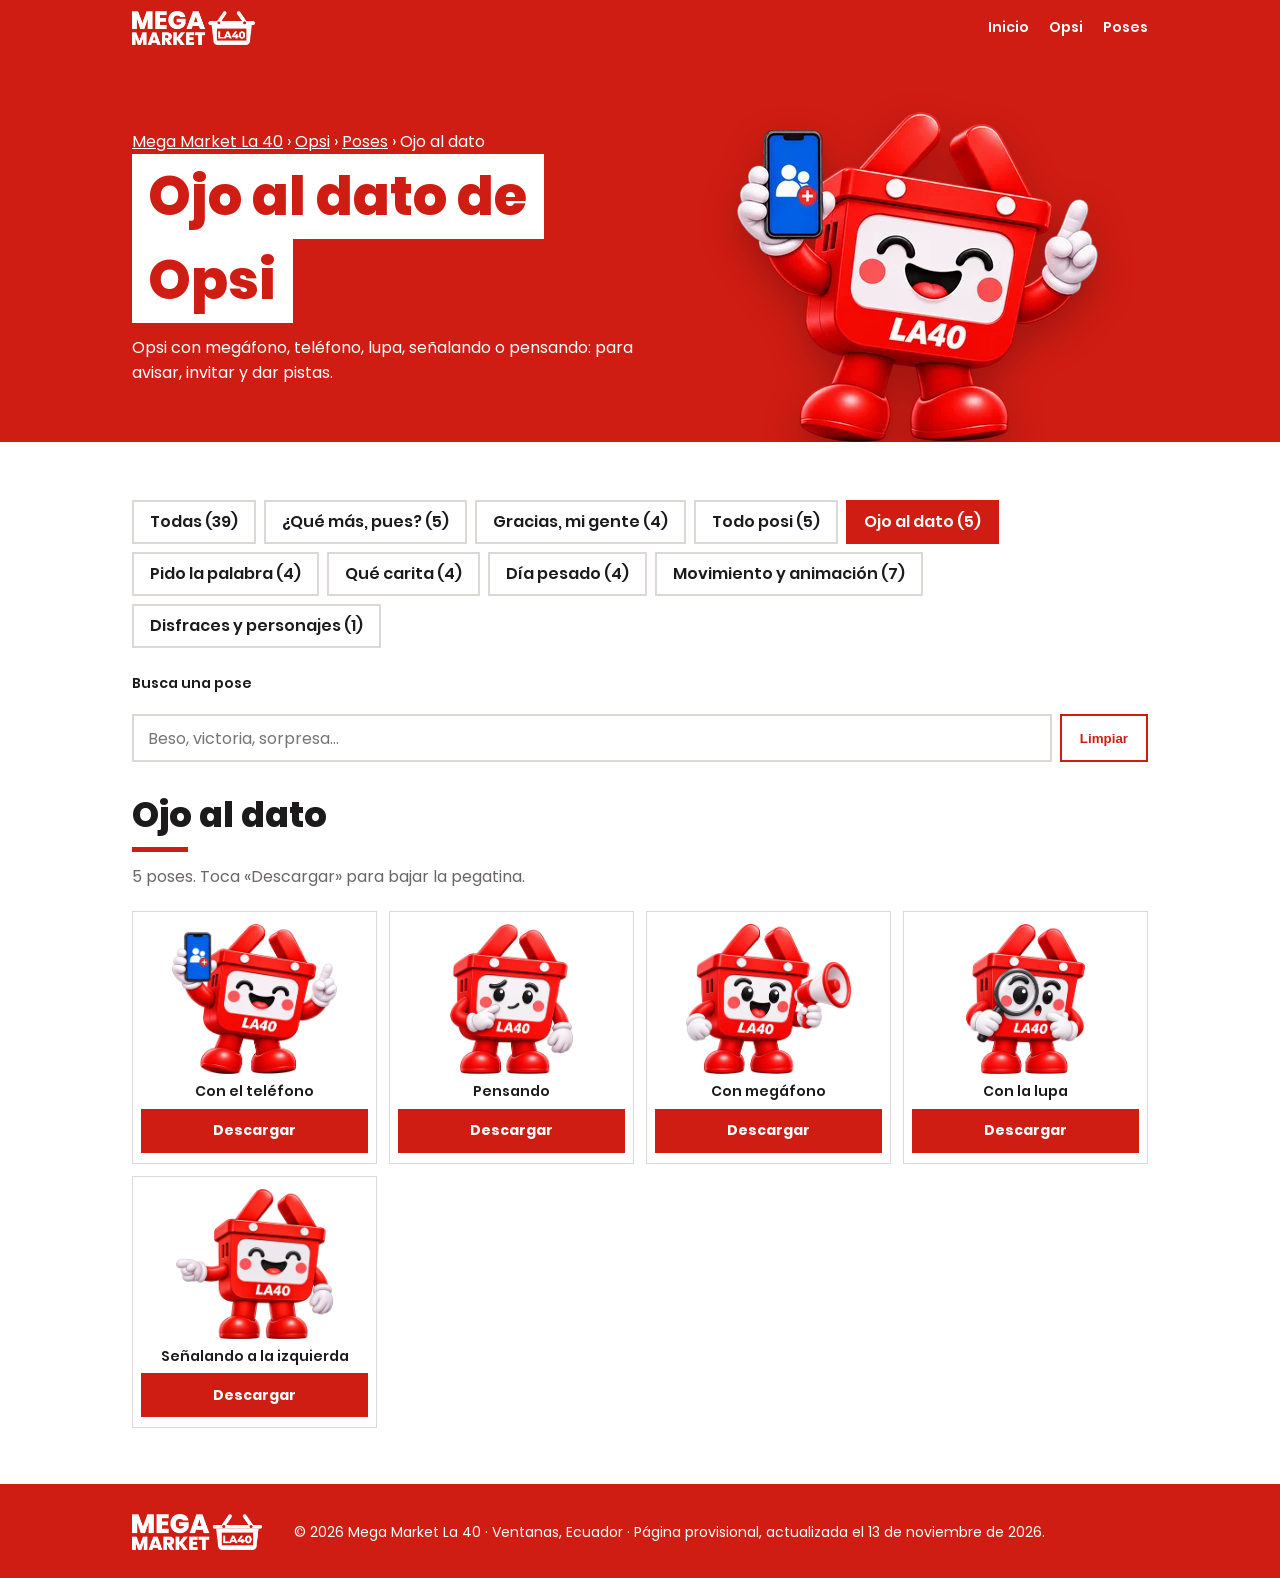
<file: opsi/poses/anuncios/index.html>
<!doctype html>
<html lang="es"><head>
<script async src="https://www.googletagmanager.com/gtm.js?id=GTM-P8VH36SW"></script>
<script>
  window.dataLayer = window.dataLayer || [];
  function gtag(){dataLayer.push(arguments);}
  gtag('js', new Date());
</script>
<meta charset="utf-8"><meta name="viewport" content="width=device-width,initial-scale=1">
<title>Ojo al dato de Opsi, la mascota de Mega Market La 40</title><meta name="description" content="Opsi con megáfono, teléfono, lupa, señalando o pensando: para avisar, invitar y dar pistas. 5 poses de Opsi, la mascota de Mega Market La 40, con pegatinas para descargar gratis.">
<meta name="theme-color" content="#CF1D13"><link rel="icon" href="../../../favicon.ico"><link rel="apple-touch-icon" href="../../../assets/icono-192.png">
<meta property="og:type" content="website"><meta property="og:locale" content="es_EC"><meta property="og:site_name" content="Mega Market La 40"><meta property="og:title" content="Ojo al dato de Opsi, la mascota de Mega Market La 40"><meta property="og:description" content="Opsi con megáfono, teléfono, lupa, señalando o pensando: para avisar, invitar y dar pistas. 5 poses de Opsi, la mascota de Mega Market La 40, con pegatinas para descargar gratis."><meta property="og:url" content="https://megamarketla40.github.io/opsi/poses/anuncios/"><meta property="og:image" content="https://megamarketla40.github.io/assets/og-opsi.jpg">
<link rel="canonical" href="https://megamarketla40.github.io/opsi/poses/anuncios/"><script type="application/ld+json">{"@context": "https://schema.org", "@graph": [{"@type": "CollectionPage", "@id": "https://megamarketla40.github.io/opsi/poses/anuncios/#pagina", "url": "https://megamarketla40.github.io/opsi/poses/anuncios/", "name": "Ojo al dato de Opsi, la mascota de Mega Market La 40", "description": "Opsi con megáfono, teléfono, lupa, señalando o pensando: para avisar, invitar y dar pistas. 5 poses de Opsi, la mascota de Mega Market La 40, con pegatinas para descargar gratis.", "inLanguage": "es"}, {"@type": "BreadcrumbList", "itemListElement": [{"@type": "ListItem", "position": 1, "name": "Mega Market La 40", "item": "https://megamarketla40.github.io/"}, {"@type": "ListItem", "position": 2, "name": "Opsi", "item": "https://megamarketla40.github.io/opsi/"}, {"@type": "ListItem", "position": 3, "name": "Poses", "item": "https://megamarketla40.github.io/opsi/poses/"}, {"@type": "ListItem", "position": 4, "name": "Ojo al dato", "item": "https://megamarketla40.github.io/opsi/poses/anuncios/"}]}, {"@type": "ImageObject", "contentUrl": "https://megamarketla40.github.io/assets/pegatinas/opsi-mascota-mega-market-la-40-telefono-redes.png", "name": "Opsi, la mascota de Mega Market La 40: con el teléfono", "creditText": "Mega Market La 40", "creator": {"@type": "Organization", "name": "Mega Market La 40"}, "copyrightNotice": "© 2026 Mega Market La 40", "license": "https://megamarketla40.github.io/opsi/#uso", "acquireLicensePage": "https://megamarketla40.github.io/opsi/poses/"}, {"@type": "ImageObject", "contentUrl": "https://megamarketla40.github.io/assets/pegatinas/opsi-mascota-mega-market-la-40-pensativa.png", "name": "Opsi, la mascota de Mega Market La 40: pensando", "creditText": "Mega Market La 40", "creator": {"@type": "Organization", "name": "Mega Market La 40"}, "copyrightNotice": "© 2026 Mega Market La 40", "license": "https://megamarketla40.github.io/opsi/#uso", "acquireLicensePage": "https://megamarketla40.github.io/opsi/poses/"}, {"@type": "ImageObject", "contentUrl": "https://megamarketla40.github.io/assets/pegatinas/opsi-mascota-mega-market-la-40-megafono.png", "name": "Opsi, la mascota de Mega Market La 40: con megáfono", "creditText": "Mega Market La 40", "creator": {"@type": "Organization", "name": "Mega Market La 40"}, "copyrightNotice": "© 2026 Mega Market La 40", "license": "https://megamarketla40.github.io/opsi/#uso", "acquireLicensePage": "https://megamarketla40.github.io/opsi/poses/"}, {"@type": "ImageObject", "contentUrl": "https://megamarketla40.github.io/assets/pegatinas/opsi-mascota-mega-market-la-40-detective.png", "name": "Opsi, la mascota de Mega Market La 40: con la lupa", "creditText": "Mega Market La 40", "creator": {"@type": "Organization", "name": "Mega Market La 40"}, "copyrightNotice": "© 2026 Mega Market La 40", "license": "https://megamarketla40.github.io/opsi/#uso", "acquireLicensePage": "https://megamarketla40.github.io/opsi/poses/"}, {"@type": "ImageObject", "contentUrl": "https://megamarketla40.github.io/assets/pegatinas/opsi-mascota-mega-market-la-40-senalando-izq.png", "name": "Opsi, la mascota de Mega Market La 40: señalando a la izquierda", "creditText": "Mega Market La 40", "creator": {"@type": "Organization", "name": "Mega Market La 40"}, "copyrightNotice": "© 2026 Mega Market La 40", "license": "https://megamarketla40.github.io/opsi/#uso", "acquireLicensePage": "https://megamarketla40.github.io/opsi/poses/"}]}</script>
<link rel="stylesheet" href="../../../estilo.css?v=c8a12997"></head><body class="con-barra">
<header class="top"><div class="dentro"><a class="logo" href="../../../" aria-label="Mega Market La 40, inicio"><img src="../../../assets/logos/logo-blanco.png" alt="Mega Market La 40"></a><nav class="menu" aria-label="Secciones"><a href="../../../">Inicio</a><a href="../../../opsi/">Opsi</a><a href="../../../opsi/poses/">Poses</a></nav></div></header>
<main id="top"><section class="portada opsi" aria-labelledby="t-portada"><div class="dentro">
  <div class="texto"><p class="migas"><a href="../../../">Mega Market La&nbsp;40</a> › <a href="../../../opsi/">Opsi</a> › <a href="../../../opsi/poses/">Poses</a> › Ojo al dato</p><h1 id="t-portada"><span class="caja">Ojo al dato de Opsi</span></h1><p>Opsi con megáfono, teléfono, lupa, señalando o pensando: para avisar, invitar y dar pistas.</p></div>
  <div class="figura"><img src="../../../assets/opsi/opsi-mascota-mega-market-la-40-telefono-redes.webp" alt="Opsi, la mascota de Mega Market La&nbsp;40"></div>
</div></section><section class="bloque" aria-labelledby="t-lista"><div class="dentro"><nav class="chips" aria-label="Categorías de poses"><a href="../../../opsi/poses/">Todas (39)</a><a href="../../../opsi/poses/saludos/">¿Qué más, pues? (5)</a><a href="../../../opsi/poses/gracias/">Gracias, mi gente (4)</a><a href="../../../opsi/poses/gestos/">Todo posi (5)</a><a href="../../../opsi/poses/anuncios/" aria-current="page">Ojo al dato (5)</a><a href="../../../opsi/poses/conversar/">Pido la palabra (4)</a><a href="../../../opsi/poses/emociones/">Qué carita (4)</a><a href="../../../opsi/poses/dia-pesado/">Día pesado (4)</a><a href="../../../opsi/poses/movimiento/">Movimiento y animación (7)</a><a href="../../../opsi/poses/personajes/">Disfraces y personajes (1)</a></nav><form class="buscador" role="search" data-poses="../../../assets/poses.json" data-rel="../../../" onsubmit="return false" hidden><label for="q-poses">Busca una pose</label><div class="fila"><input id="q-poses" type="text" maxlength="40" placeholder="Beso, victoria, sorpresa…" autocomplete="off" enterkeyhint="search"><button type="button" class="boton contorno-rojo" id="q-limpiar">Limpiar</button></div></form><div class="resultados" id="r-poses" aria-live="polite" hidden></div><script src="../../../assets/buscar-poses.js" defer></script><div data-filtrable><h2 class="titulo" id="t-lista">Ojo al dato</h2><div class="bajada">5 poses. Toca «Descargar» para bajar la pegatina.</div><ul class="descargas"><li class="descarga"><img src="../../../assets/opsi/opsi-mascota-mega-market-la-40-telefono-redes.webp" alt="Opsi, la mascota de Mega Market La&nbsp;40: con el teléfono" loading="lazy" decoding="async"><span>Con el teléfono</span><a class="boton" href="../../../assets/pegatinas/opsi-mascota-mega-market-la-40-telefono-redes.png" download="opsi-mascota-mega-market-la-40-telefono-redes.png" aria-label="Descargar la pegatina de Opsi: con el teléfono">Descargar</a></li><li class="descarga"><img src="../../../assets/opsi/opsi-mascota-mega-market-la-40-pensativa.webp" alt="Opsi, la mascota de Mega Market La&nbsp;40: pensando" loading="lazy" decoding="async"><span>Pensando</span><a class="boton" href="../../../assets/pegatinas/opsi-mascota-mega-market-la-40-pensativa.png" download="opsi-mascota-mega-market-la-40-pensativa.png" aria-label="Descargar la pegatina de Opsi: pensando">Descargar</a></li><li class="descarga"><img src="../../../assets/opsi/opsi-mascota-mega-market-la-40-megafono.webp" alt="Opsi, la mascota de Mega Market La&nbsp;40: con megáfono" loading="lazy" decoding="async"><span>Con megáfono</span><a class="boton" href="../../../assets/pegatinas/opsi-mascota-mega-market-la-40-megafono.png" download="opsi-mascota-mega-market-la-40-megafono.png" aria-label="Descargar la pegatina de Opsi: con megáfono">Descargar</a></li><li class="descarga"><img src="../../../assets/opsi/opsi-mascota-mega-market-la-40-detective.webp" alt="Opsi, la mascota de Mega Market La&nbsp;40: con la lupa" loading="lazy" decoding="async"><span>Con la lupa</span><a class="boton" href="../../../assets/pegatinas/opsi-mascota-mega-market-la-40-detective.png" download="opsi-mascota-mega-market-la-40-detective.png" aria-label="Descargar la pegatina de Opsi: con la lupa">Descargar</a></li><li class="descarga"><img src="../../../assets/opsi/opsi-mascota-mega-market-la-40-senalando-izq.webp" alt="Opsi, la mascota de Mega Market La&nbsp;40: señalando a la izquierda" loading="lazy" decoding="async"><span>Señalando a la izquierda</span><a class="boton" href="../../../assets/pegatinas/opsi-mascota-mega-market-la-40-senalando-izq.png" download="opsi-mascota-mega-market-la-40-senalando-izq.png" aria-label="Descargar la pegatina de Opsi: señalando a la izquierda">Descargar</a></li></ul></div></div></section></main>
<footer class="pie"><div class="dentro"><img src="../../../assets/logos/logo-blanco.png" alt="Mega Market La 40"><p>© 2026 Mega Market La 40 · Ventanas, Ecuador · Página provisional, actualizada el 13 de noviembre de 2026.</p></div></footer>
<nav class="barra-rapida" aria-label="Acciones rápidas"><a href="tel:+593993016905">Llamar</a><a class="principal" href="https://wa.me/593993016905" target="_blank" rel="noopener">WhatsApp</a><a href="https://share.google/Dca0jXQrYAvrvPJgM" target="_blank" rel="noopener">Ubicación</a></nav>
</body></html>
</file>
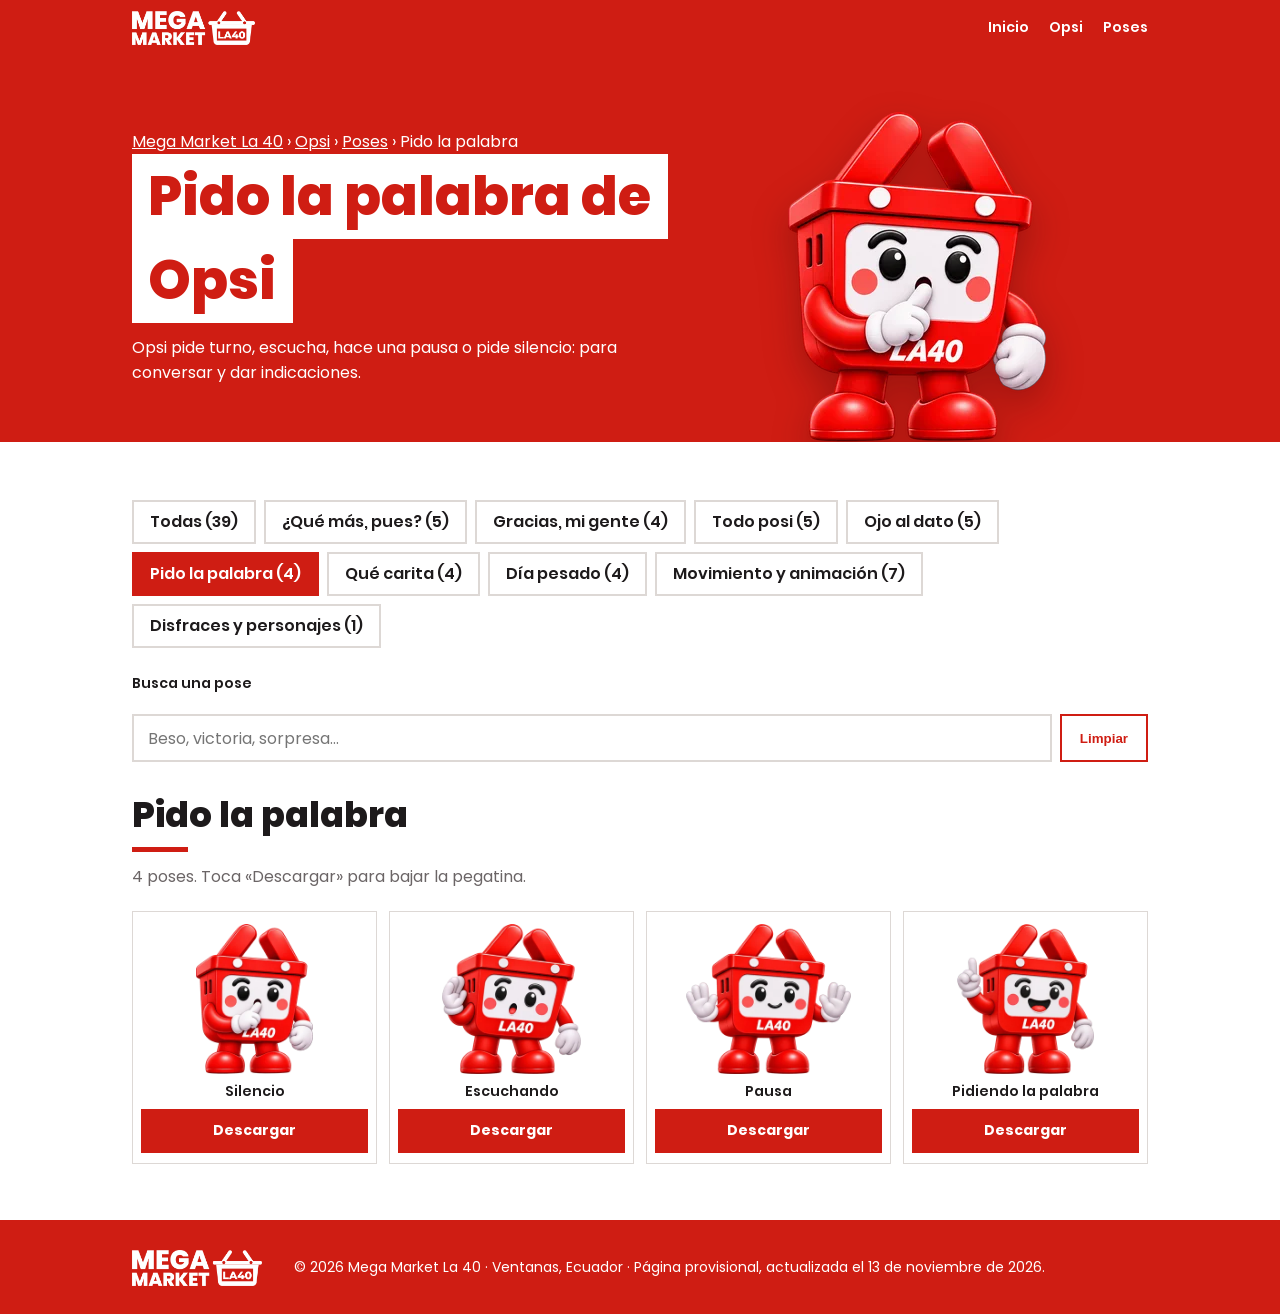
<file: opsi/poses/conversar/index.html>
<!doctype html>
<html lang="es"><head>
<script async src="https://www.googletagmanager.com/gtm.js?id=GTM-P8VH36SW"></script>
<script>
  window.dataLayer = window.dataLayer || [];
  function gtag(){dataLayer.push(arguments);}
  gtag('js', new Date());
</script>
<meta charset="utf-8"><meta name="viewport" content="width=device-width,initial-scale=1">
<title>Pido la palabra de Opsi, la mascota de Mega Market La 40</title><meta name="description" content="Opsi pide turno, escucha, hace una pausa o pide silencio: para conversar y dar indicaciones. 4 poses de Opsi, la mascota de Mega Market La 40, con pegatinas para descargar gratis.">
<meta name="theme-color" content="#CF1D13"><link rel="icon" href="../../../favicon.ico"><link rel="apple-touch-icon" href="../../../assets/icono-192.png">
<meta property="og:type" content="website"><meta property="og:locale" content="es_EC"><meta property="og:site_name" content="Mega Market La 40"><meta property="og:title" content="Pido la palabra de Opsi, la mascota de Mega Market La 40"><meta property="og:description" content="Opsi pide turno, escucha, hace una pausa o pide silencio: para conversar y dar indicaciones. 4 poses de Opsi, la mascota de Mega Market La 40, con pegatinas para descargar gratis."><meta property="og:url" content="https://megamarketla40.github.io/opsi/poses/conversar/"><meta property="og:image" content="https://megamarketla40.github.io/assets/og-opsi.jpg">
<link rel="canonical" href="https://megamarketla40.github.io/opsi/poses/conversar/"><script type="application/ld+json">{"@context": "https://schema.org", "@graph": [{"@type": "CollectionPage", "@id": "https://megamarketla40.github.io/opsi/poses/conversar/#pagina", "url": "https://megamarketla40.github.io/opsi/poses/conversar/", "name": "Pido la palabra de Opsi, la mascota de Mega Market La 40", "description": "Opsi pide turno, escucha, hace una pausa o pide silencio: para conversar y dar indicaciones. 4 poses de Opsi, la mascota de Mega Market La 40, con pegatinas para descargar gratis.", "inLanguage": "es"}, {"@type": "BreadcrumbList", "itemListElement": [{"@type": "ListItem", "position": 1, "name": "Mega Market La 40", "item": "https://megamarketla40.github.io/"}, {"@type": "ListItem", "position": 2, "name": "Opsi", "item": "https://megamarketla40.github.io/opsi/"}, {"@type": "ListItem", "position": 3, "name": "Poses", "item": "https://megamarketla40.github.io/opsi/poses/"}, {"@type": "ListItem", "position": 4, "name": "Pido la palabra", "item": "https://megamarketla40.github.io/opsi/poses/conversar/"}]}, {"@type": "ImageObject", "contentUrl": "https://megamarketla40.github.io/assets/pegatinas/opsi-mascota-mega-market-la-40-silencio.png", "name": "Opsi, la mascota de Mega Market La 40: silencio", "creditText": "Mega Market La 40", "creator": {"@type": "Organization", "name": "Mega Market La 40"}, "copyrightNotice": "© 2026 Mega Market La 40", "license": "https://megamarketla40.github.io/opsi/#uso", "acquireLicensePage": "https://megamarketla40.github.io/opsi/poses/"}, {"@type": "ImageObject", "contentUrl": "https://megamarketla40.github.io/assets/pegatinas/opsi-mascota-mega-market-la-40-escuchando.png", "name": "Opsi, la mascota de Mega Market La 40: escuchando", "creditText": "Mega Market La 40", "creator": {"@type": "Organization", "name": "Mega Market La 40"}, "copyrightNotice": "© 2026 Mega Market La 40", "license": "https://megamarketla40.github.io/opsi/#uso", "acquireLicensePage": "https://megamarketla40.github.io/opsi/poses/"}, {"@type": "ImageObject", "contentUrl": "https://megamarketla40.github.io/assets/pegatinas/opsi-mascota-mega-market-la-40-pausa.png", "name": "Opsi, la mascota de Mega Market La 40: pausa", "creditText": "Mega Market La 40", "creator": {"@type": "Organization", "name": "Mega Market La 40"}, "copyrightNotice": "© 2026 Mega Market La 40", "license": "https://megamarketla40.github.io/opsi/#uso", "acquireLicensePage": "https://megamarketla40.github.io/opsi/poses/"}, {"@type": "ImageObject", "contentUrl": "https://megamarketla40.github.io/assets/pegatinas/opsi-mascota-mega-market-la-40-pide-palabra.png", "name": "Opsi, la mascota de Mega Market La 40: pidiendo la palabra", "creditText": "Mega Market La 40", "creator": {"@type": "Organization", "name": "Mega Market La 40"}, "copyrightNotice": "© 2026 Mega Market La 40", "license": "https://megamarketla40.github.io/opsi/#uso", "acquireLicensePage": "https://megamarketla40.github.io/opsi/poses/"}]}</script>
<link rel="stylesheet" href="../../../estilo.css?v=c8a12997"></head><body class="con-barra">
<header class="top"><div class="dentro"><a class="logo" href="../../../" aria-label="Mega Market La 40, inicio"><img src="../../../assets/logos/logo-blanco.png" alt="Mega Market La 40"></a><nav class="menu" aria-label="Secciones"><a href="../../../">Inicio</a><a href="../../../opsi/">Opsi</a><a href="../../../opsi/poses/">Poses</a></nav></div></header>
<main id="top"><section class="portada opsi" aria-labelledby="t-portada"><div class="dentro">
  <div class="texto"><p class="migas"><a href="../../../">Mega Market La&nbsp;40</a> › <a href="../../../opsi/">Opsi</a> › <a href="../../../opsi/poses/">Poses</a> › Pido la palabra</p><h1 id="t-portada"><span class="caja">Pido la palabra de Opsi</span></h1><p>Opsi pide turno, escucha, hace una pausa o pide silencio: para conversar y dar indicaciones.</p></div>
  <div class="figura"><img src="../../../assets/opsi/opsi-mascota-mega-market-la-40-silencio.webp" alt="Opsi, la mascota de Mega Market La&nbsp;40"></div>
</div></section><section class="bloque" aria-labelledby="t-lista"><div class="dentro"><nav class="chips" aria-label="Categorías de poses"><a href="../../../opsi/poses/">Todas (39)</a><a href="../../../opsi/poses/saludos/">¿Qué más, pues? (5)</a><a href="../../../opsi/poses/gracias/">Gracias, mi gente (4)</a><a href="../../../opsi/poses/gestos/">Todo posi (5)</a><a href="../../../opsi/poses/anuncios/">Ojo al dato (5)</a><a href="../../../opsi/poses/conversar/" aria-current="page">Pido la palabra (4)</a><a href="../../../opsi/poses/emociones/">Qué carita (4)</a><a href="../../../opsi/poses/dia-pesado/">Día pesado (4)</a><a href="../../../opsi/poses/movimiento/">Movimiento y animación (7)</a><a href="../../../opsi/poses/personajes/">Disfraces y personajes (1)</a></nav><form class="buscador" role="search" data-poses="../../../assets/poses.json" data-rel="../../../" onsubmit="return false" hidden><label for="q-poses">Busca una pose</label><div class="fila"><input id="q-poses" type="text" maxlength="40" placeholder="Beso, victoria, sorpresa…" autocomplete="off" enterkeyhint="search"><button type="button" class="boton contorno-rojo" id="q-limpiar">Limpiar</button></div></form><div class="resultados" id="r-poses" aria-live="polite" hidden></div><script src="../../../assets/buscar-poses.js" defer></script><div data-filtrable><h2 class="titulo" id="t-lista">Pido la palabra</h2><div class="bajada">4 poses. Toca «Descargar» para bajar la pegatina.</div><ul class="descargas"><li class="descarga"><img src="../../../assets/opsi/opsi-mascota-mega-market-la-40-silencio.webp" alt="Opsi, la mascota de Mega Market La&nbsp;40: silencio" loading="lazy" decoding="async"><span>Silencio</span><a class="boton" href="../../../assets/pegatinas/opsi-mascota-mega-market-la-40-silencio.png" download="opsi-mascota-mega-market-la-40-silencio.png" aria-label="Descargar la pegatina de Opsi: silencio">Descargar</a></li><li class="descarga"><img src="../../../assets/opsi/opsi-mascota-mega-market-la-40-escuchando.webp" alt="Opsi, la mascota de Mega Market La&nbsp;40: escuchando" loading="lazy" decoding="async"><span>Escuchando</span><a class="boton" href="../../../assets/pegatinas/opsi-mascota-mega-market-la-40-escuchando.png" download="opsi-mascota-mega-market-la-40-escuchando.png" aria-label="Descargar la pegatina de Opsi: escuchando">Descargar</a></li><li class="descarga"><img src="../../../assets/opsi/opsi-mascota-mega-market-la-40-pausa.webp" alt="Opsi, la mascota de Mega Market La&nbsp;40: pausa" loading="lazy" decoding="async"><span>Pausa</span><a class="boton" href="../../../assets/pegatinas/opsi-mascota-mega-market-la-40-pausa.png" download="opsi-mascota-mega-market-la-40-pausa.png" aria-label="Descargar la pegatina de Opsi: pausa">Descargar</a></li><li class="descarga"><img src="../../../assets/opsi/opsi-mascota-mega-market-la-40-pide-palabra.webp" alt="Opsi, la mascota de Mega Market La&nbsp;40: pidiendo la palabra" loading="lazy" decoding="async"><span>Pidiendo la palabra</span><a class="boton" href="../../../assets/pegatinas/opsi-mascota-mega-market-la-40-pide-palabra.png" download="opsi-mascota-mega-market-la-40-pide-palabra.png" aria-label="Descargar la pegatina de Opsi: pidiendo la palabra">Descargar</a></li></ul></div></div></section></main>
<footer class="pie"><div class="dentro"><img src="../../../assets/logos/logo-blanco.png" alt="Mega Market La 40"><p>© 2026 Mega Market La 40 · Ventanas, Ecuador · Página provisional, actualizada el 13 de noviembre de 2026.</p></div></footer>
<nav class="barra-rapida" aria-label="Acciones rápidas"><a href="tel:+593993016905">Llamar</a><a class="principal" href="https://wa.me/593993016905" target="_blank" rel="noopener">WhatsApp</a><a href="https://share.google/Dca0jXQrYAvrvPJgM" target="_blank" rel="noopener">Ubicación</a></nav>
</body></html>
</file>
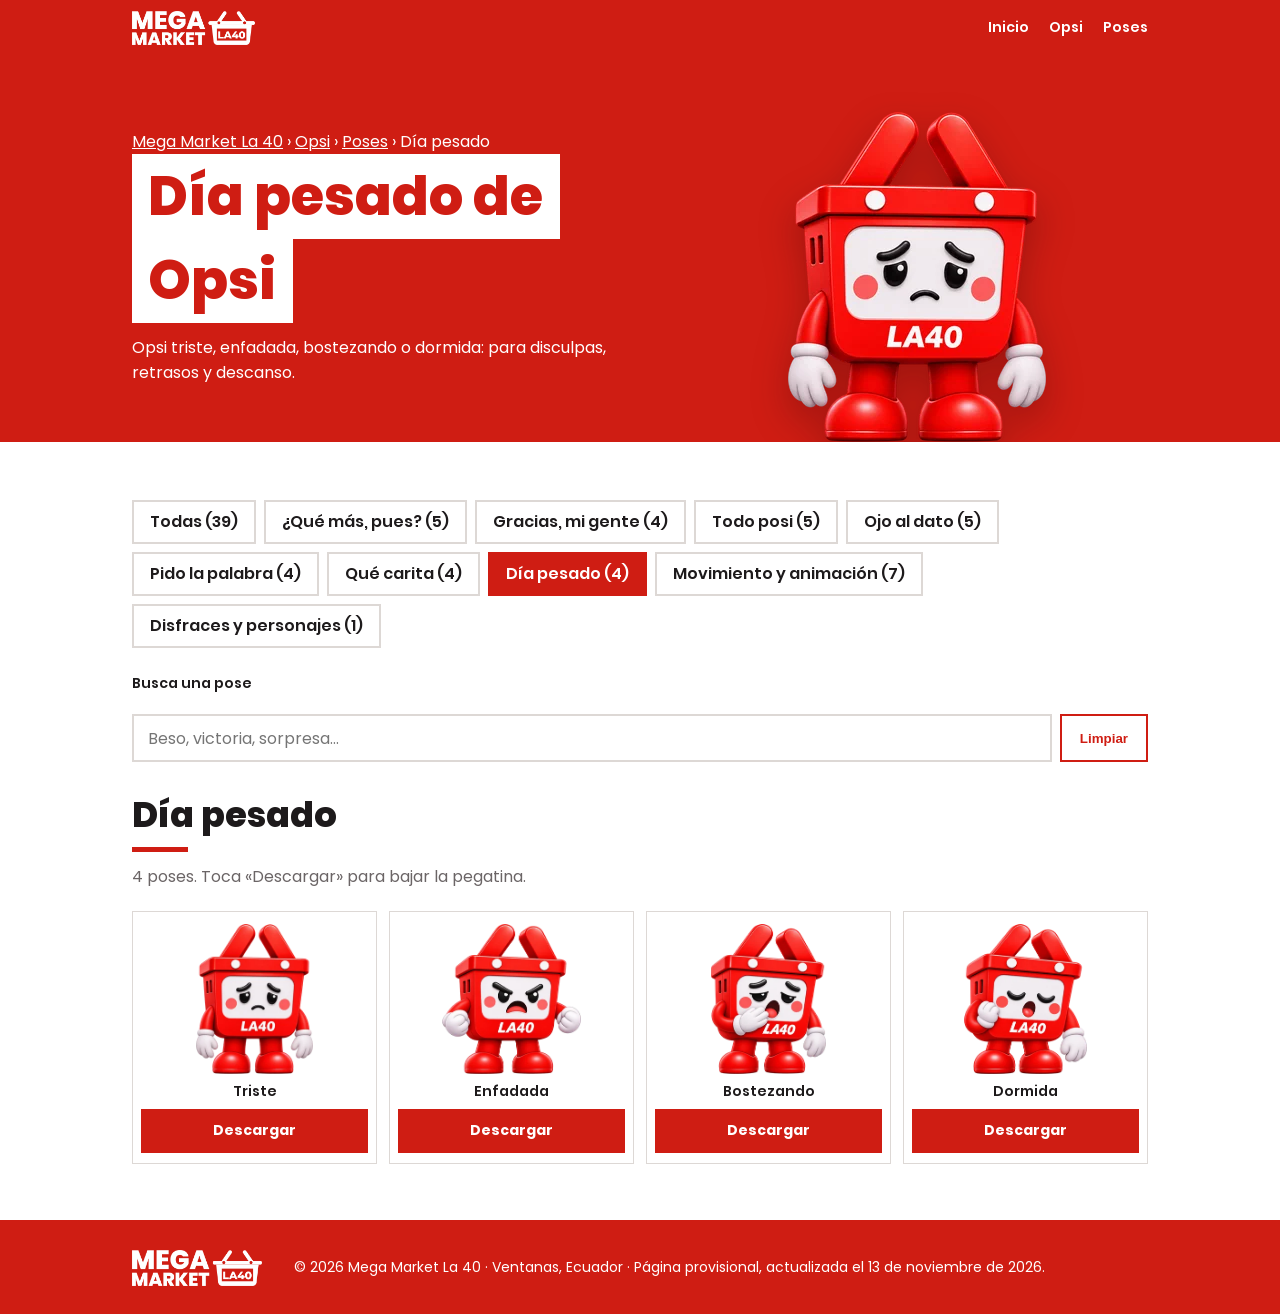
<file: opsi/poses/dia-pesado/index.html>
<!doctype html>
<html lang="es"><head>
<script async src="https://www.googletagmanager.com/gtm.js?id=GTM-P8VH36SW"></script>
<script>
  window.dataLayer = window.dataLayer || [];
  function gtag(){dataLayer.push(arguments);}
  gtag('js', new Date());
</script>
<meta charset="utf-8"><meta name="viewport" content="width=device-width,initial-scale=1">
<title>Día pesado de Opsi, la mascota de Mega Market La 40</title><meta name="description" content="Opsi triste, enfadada, bostezando o dormida: para disculpas, retrasos y descanso. 4 poses de Opsi, la mascota de Mega Market La 40, con pegatinas para descargar gratis.">
<meta name="theme-color" content="#CF1D13"><link rel="icon" href="../../../favicon.ico"><link rel="apple-touch-icon" href="../../../assets/icono-192.png">
<meta property="og:type" content="website"><meta property="og:locale" content="es_EC"><meta property="og:site_name" content="Mega Market La 40"><meta property="og:title" content="Día pesado de Opsi, la mascota de Mega Market La 40"><meta property="og:description" content="Opsi triste, enfadada, bostezando o dormida: para disculpas, retrasos y descanso. 4 poses de Opsi, la mascota de Mega Market La 40, con pegatinas para descargar gratis."><meta property="og:url" content="https://megamarketla40.github.io/opsi/poses/dia-pesado/"><meta property="og:image" content="https://megamarketla40.github.io/assets/og-opsi.jpg">
<link rel="canonical" href="https://megamarketla40.github.io/opsi/poses/dia-pesado/"><script type="application/ld+json">{"@context": "https://schema.org", "@graph": [{"@type": "CollectionPage", "@id": "https://megamarketla40.github.io/opsi/poses/dia-pesado/#pagina", "url": "https://megamarketla40.github.io/opsi/poses/dia-pesado/", "name": "Día pesado de Opsi, la mascota de Mega Market La 40", "description": "Opsi triste, enfadada, bostezando o dormida: para disculpas, retrasos y descanso. 4 poses de Opsi, la mascota de Mega Market La 40, con pegatinas para descargar gratis.", "inLanguage": "es"}, {"@type": "BreadcrumbList", "itemListElement": [{"@type": "ListItem", "position": 1, "name": "Mega Market La 40", "item": "https://megamarketla40.github.io/"}, {"@type": "ListItem", "position": 2, "name": "Opsi", "item": "https://megamarketla40.github.io/opsi/"}, {"@type": "ListItem", "position": 3, "name": "Poses", "item": "https://megamarketla40.github.io/opsi/poses/"}, {"@type": "ListItem", "position": 4, "name": "Día pesado", "item": "https://megamarketla40.github.io/opsi/poses/dia-pesado/"}]}, {"@type": "ImageObject", "contentUrl": "https://megamarketla40.github.io/assets/pegatinas/opsi-mascota-mega-market-la-40-triste.png", "name": "Opsi, la mascota de Mega Market La 40: triste", "creditText": "Mega Market La 40", "creator": {"@type": "Organization", "name": "Mega Market La 40"}, "copyrightNotice": "© 2026 Mega Market La 40", "license": "https://megamarketla40.github.io/opsi/#uso", "acquireLicensePage": "https://megamarketla40.github.io/opsi/poses/"}, {"@type": "ImageObject", "contentUrl": "https://megamarketla40.github.io/assets/pegatinas/opsi-mascota-mega-market-la-40-enfadada.png", "name": "Opsi, la mascota de Mega Market La 40: enfadada", "creditText": "Mega Market La 40", "creator": {"@type": "Organization", "name": "Mega Market La 40"}, "copyrightNotice": "© 2026 Mega Market La 40", "license": "https://megamarketla40.github.io/opsi/#uso", "acquireLicensePage": "https://megamarketla40.github.io/opsi/poses/"}, {"@type": "ImageObject", "contentUrl": "https://megamarketla40.github.io/assets/pegatinas/opsi-mascota-mega-market-la-40-bostezando.png", "name": "Opsi, la mascota de Mega Market La 40: bostezando", "creditText": "Mega Market La 40", "creator": {"@type": "Organization", "name": "Mega Market La 40"}, "copyrightNotice": "© 2026 Mega Market La 40", "license": "https://megamarketla40.github.io/opsi/#uso", "acquireLicensePage": "https://megamarketla40.github.io/opsi/poses/"}, {"@type": "ImageObject", "contentUrl": "https://megamarketla40.github.io/assets/pegatinas/opsi-mascota-mega-market-la-40-dormida.png", "name": "Opsi, la mascota de Mega Market La 40: dormida", "creditText": "Mega Market La 40", "creator": {"@type": "Organization", "name": "Mega Market La 40"}, "copyrightNotice": "© 2026 Mega Market La 40", "license": "https://megamarketla40.github.io/opsi/#uso", "acquireLicensePage": "https://megamarketla40.github.io/opsi/poses/"}]}</script>
<link rel="stylesheet" href="../../../estilo.css?v=c8a12997"></head><body class="con-barra">
<header class="top"><div class="dentro"><a class="logo" href="../../../" aria-label="Mega Market La 40, inicio"><img src="../../../assets/logos/logo-blanco.png" alt="Mega Market La 40"></a><nav class="menu" aria-label="Secciones"><a href="../../../">Inicio</a><a href="../../../opsi/">Opsi</a><a href="../../../opsi/poses/">Poses</a></nav></div></header>
<main id="top"><section class="portada opsi" aria-labelledby="t-portada"><div class="dentro">
  <div class="texto"><p class="migas"><a href="../../../">Mega Market La&nbsp;40</a> › <a href="../../../opsi/">Opsi</a> › <a href="../../../opsi/poses/">Poses</a> › Día pesado</p><h1 id="t-portada"><span class="caja">Día pesado de Opsi</span></h1><p>Opsi triste, enfadada, bostezando o dormida: para disculpas, retrasos y descanso.</p></div>
  <div class="figura"><img src="../../../assets/opsi/opsi-mascota-mega-market-la-40-triste.webp" alt="Opsi, la mascota de Mega Market La&nbsp;40"></div>
</div></section><section class="bloque" aria-labelledby="t-lista"><div class="dentro"><nav class="chips" aria-label="Categorías de poses"><a href="../../../opsi/poses/">Todas (39)</a><a href="../../../opsi/poses/saludos/">¿Qué más, pues? (5)</a><a href="../../../opsi/poses/gracias/">Gracias, mi gente (4)</a><a href="../../../opsi/poses/gestos/">Todo posi (5)</a><a href="../../../opsi/poses/anuncios/">Ojo al dato (5)</a><a href="../../../opsi/poses/conversar/">Pido la palabra (4)</a><a href="../../../opsi/poses/emociones/">Qué carita (4)</a><a href="../../../opsi/poses/dia-pesado/" aria-current="page">Día pesado (4)</a><a href="../../../opsi/poses/movimiento/">Movimiento y animación (7)</a><a href="../../../opsi/poses/personajes/">Disfraces y personajes (1)</a></nav><form class="buscador" role="search" data-poses="../../../assets/poses.json" data-rel="../../../" onsubmit="return false" hidden><label for="q-poses">Busca una pose</label><div class="fila"><input id="q-poses" type="text" maxlength="40" placeholder="Beso, victoria, sorpresa…" autocomplete="off" enterkeyhint="search"><button type="button" class="boton contorno-rojo" id="q-limpiar">Limpiar</button></div></form><div class="resultados" id="r-poses" aria-live="polite" hidden></div><script src="../../../assets/buscar-poses.js" defer></script><div data-filtrable><h2 class="titulo" id="t-lista">Día pesado</h2><div class="bajada">4 poses. Toca «Descargar» para bajar la pegatina.</div><ul class="descargas"><li class="descarga"><img src="../../../assets/opsi/opsi-mascota-mega-market-la-40-triste.webp" alt="Opsi, la mascota de Mega Market La&nbsp;40: triste" loading="lazy" decoding="async"><span>Triste</span><a class="boton" href="../../../assets/pegatinas/opsi-mascota-mega-market-la-40-triste.png" download="opsi-mascota-mega-market-la-40-triste.png" aria-label="Descargar la pegatina de Opsi: triste">Descargar</a></li><li class="descarga"><img src="../../../assets/opsi/opsi-mascota-mega-market-la-40-enfadada.webp" alt="Opsi, la mascota de Mega Market La&nbsp;40: enfadada" loading="lazy" decoding="async"><span>Enfadada</span><a class="boton" href="../../../assets/pegatinas/opsi-mascota-mega-market-la-40-enfadada.png" download="opsi-mascota-mega-market-la-40-enfadada.png" aria-label="Descargar la pegatina de Opsi: enfadada">Descargar</a></li><li class="descarga"><img src="../../../assets/opsi/opsi-mascota-mega-market-la-40-bostezando.webp" alt="Opsi, la mascota de Mega Market La&nbsp;40: bostezando" loading="lazy" decoding="async"><span>Bostezando</span><a class="boton" href="../../../assets/pegatinas/opsi-mascota-mega-market-la-40-bostezando.png" download="opsi-mascota-mega-market-la-40-bostezando.png" aria-label="Descargar la pegatina de Opsi: bostezando">Descargar</a></li><li class="descarga"><img src="../../../assets/opsi/opsi-mascota-mega-market-la-40-dormida.webp" alt="Opsi, la mascota de Mega Market La&nbsp;40: dormida" loading="lazy" decoding="async"><span>Dormida</span><a class="boton" href="../../../assets/pegatinas/opsi-mascota-mega-market-la-40-dormida.png" download="opsi-mascota-mega-market-la-40-dormida.png" aria-label="Descargar la pegatina de Opsi: dormida">Descargar</a></li></ul></div></div></section></main>
<footer class="pie"><div class="dentro"><img src="../../../assets/logos/logo-blanco.png" alt="Mega Market La 40"><p>© 2026 Mega Market La 40 · Ventanas, Ecuador · Página provisional, actualizada el 13 de noviembre de 2026.</p></div></footer>
<nav class="barra-rapida" aria-label="Acciones rápidas"><a href="tel:+593993016905">Llamar</a><a class="principal" href="https://wa.me/593993016905" target="_blank" rel="noopener">WhatsApp</a><a href="https://share.google/Dca0jXQrYAvrvPJgM" target="_blank" rel="noopener">Ubicación</a></nav>
</body></html>
</file>
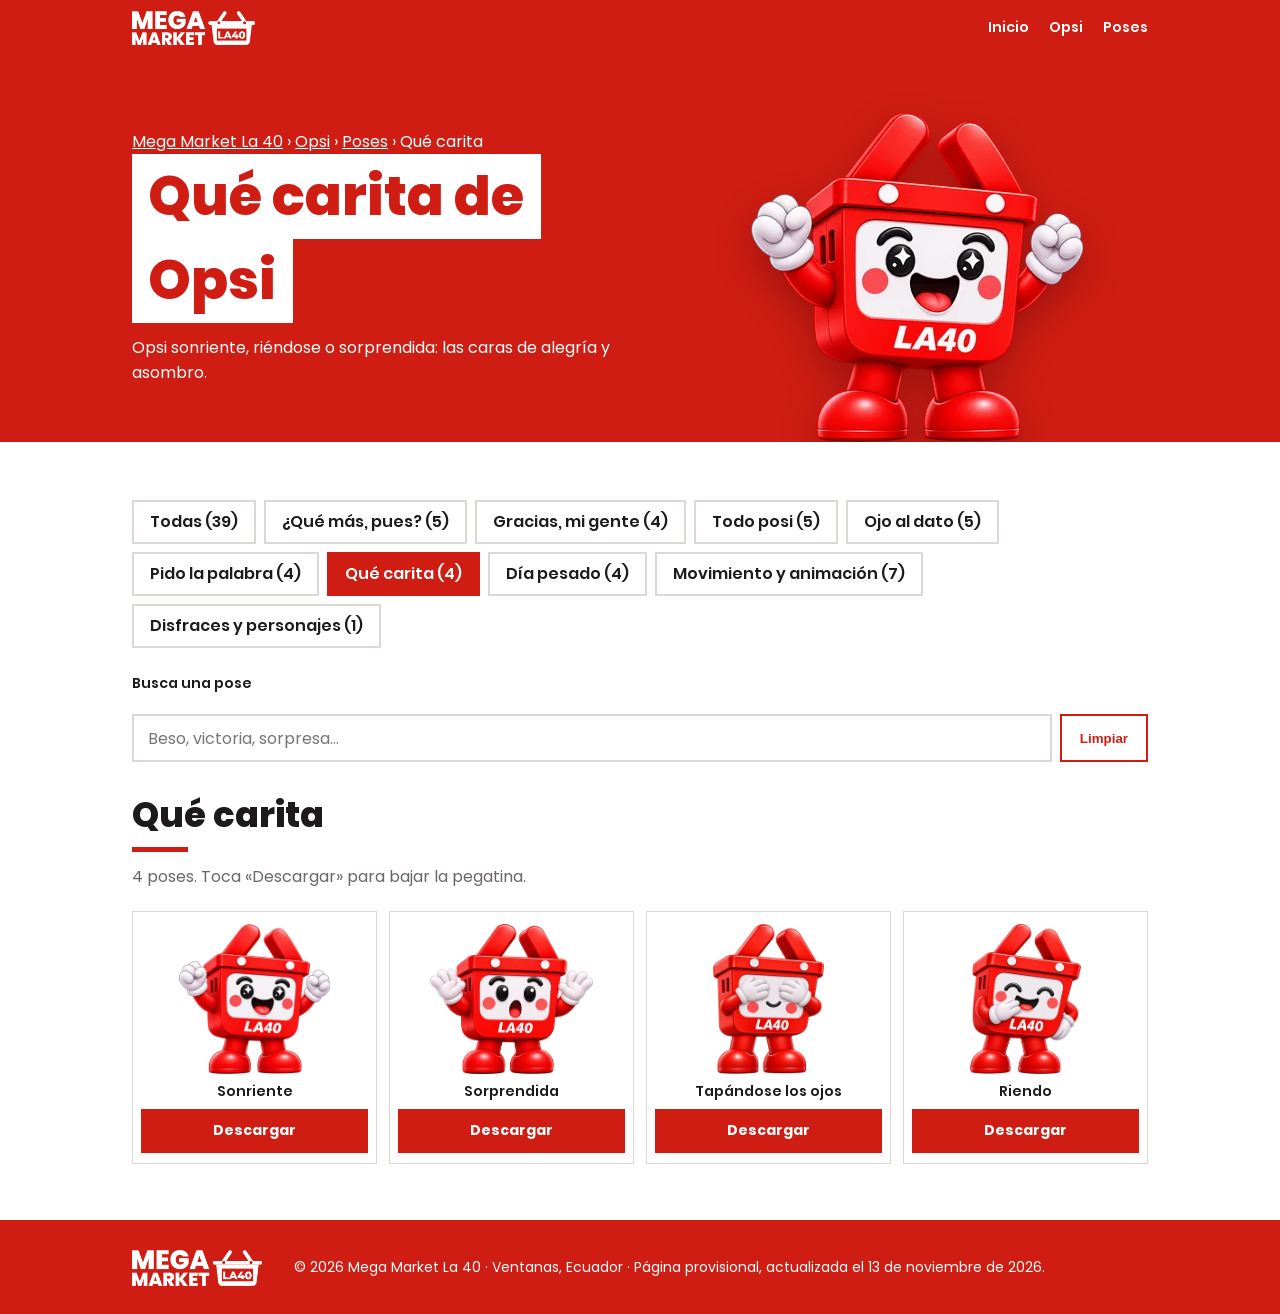
<file: opsi/poses/emociones/index.html>
<!doctype html>
<html lang="es"><head>
<script async src="https://www.googletagmanager.com/gtm.js?id=GTM-P8VH36SW"></script>
<script>
  window.dataLayer = window.dataLayer || [];
  function gtag(){dataLayer.push(arguments);}
  gtag('js', new Date());
</script>
<meta charset="utf-8"><meta name="viewport" content="width=device-width,initial-scale=1">
<title>Qué carita de Opsi, la mascota de Mega Market La 40</title><meta name="description" content="Opsi sonriente, riéndose o sorprendida: las caras de alegría y asombro. 4 poses de Opsi, la mascota de Mega Market La 40, con pegatinas para descargar gratis.">
<meta name="theme-color" content="#CF1D13"><link rel="icon" href="../../../favicon.ico"><link rel="apple-touch-icon" href="../../../assets/icono-192.png">
<meta property="og:type" content="website"><meta property="og:locale" content="es_EC"><meta property="og:site_name" content="Mega Market La 40"><meta property="og:title" content="Qué carita de Opsi, la mascota de Mega Market La 40"><meta property="og:description" content="Opsi sonriente, riéndose o sorprendida: las caras de alegría y asombro. 4 poses de Opsi, la mascota de Mega Market La 40, con pegatinas para descargar gratis."><meta property="og:url" content="https://megamarketla40.github.io/opsi/poses/emociones/"><meta property="og:image" content="https://megamarketla40.github.io/assets/og-opsi.jpg">
<link rel="canonical" href="https://megamarketla40.github.io/opsi/poses/emociones/"><script type="application/ld+json">{"@context": "https://schema.org", "@graph": [{"@type": "CollectionPage", "@id": "https://megamarketla40.github.io/opsi/poses/emociones/#pagina", "url": "https://megamarketla40.github.io/opsi/poses/emociones/", "name": "Qué carita de Opsi, la mascota de Mega Market La 40", "description": "Opsi sonriente, riéndose o sorprendida: las caras de alegría y asombro. 4 poses de Opsi, la mascota de Mega Market La 40, con pegatinas para descargar gratis.", "inLanguage": "es"}, {"@type": "BreadcrumbList", "itemListElement": [{"@type": "ListItem", "position": 1, "name": "Mega Market La 40", "item": "https://megamarketla40.github.io/"}, {"@type": "ListItem", "position": 2, "name": "Opsi", "item": "https://megamarketla40.github.io/opsi/"}, {"@type": "ListItem", "position": 3, "name": "Poses", "item": "https://megamarketla40.github.io/opsi/poses/"}, {"@type": "ListItem", "position": 4, "name": "Qué carita", "item": "https://megamarketla40.github.io/opsi/poses/emociones/"}]}, {"@type": "ImageObject", "contentUrl": "https://megamarketla40.github.io/assets/pegatinas/opsi-mascota-mega-market-la-40-sonriente.png", "name": "Opsi, la mascota de Mega Market La 40: sonriente", "creditText": "Mega Market La 40", "creator": {"@type": "Organization", "name": "Mega Market La 40"}, "copyrightNotice": "© 2026 Mega Market La 40", "license": "https://megamarketla40.github.io/opsi/#uso", "acquireLicensePage": "https://megamarketla40.github.io/opsi/poses/"}, {"@type": "ImageObject", "contentUrl": "https://megamarketla40.github.io/assets/pegatinas/opsi-mascota-mega-market-la-40-sorprendida.png", "name": "Opsi, la mascota de Mega Market La 40: sorprendida", "creditText": "Mega Market La 40", "creator": {"@type": "Organization", "name": "Mega Market La 40"}, "copyrightNotice": "© 2026 Mega Market La 40", "license": "https://megamarketla40.github.io/opsi/#uso", "acquireLicensePage": "https://megamarketla40.github.io/opsi/poses/"}, {"@type": "ImageObject", "contentUrl": "https://megamarketla40.github.io/assets/pegatinas/opsi-mascota-mega-market-la-40-sorpresa-ojos.png", "name": "Opsi, la mascota de Mega Market La 40: tapándose los ojos", "creditText": "Mega Market La 40", "creator": {"@type": "Organization", "name": "Mega Market La 40"}, "copyrightNotice": "© 2026 Mega Market La 40", "license": "https://megamarketla40.github.io/opsi/#uso", "acquireLicensePage": "https://megamarketla40.github.io/opsi/poses/"}, {"@type": "ImageObject", "contentUrl": "https://megamarketla40.github.io/assets/pegatinas/opsi-mascota-mega-market-la-40-risa.png", "name": "Opsi, la mascota de Mega Market La 40: riendo", "creditText": "Mega Market La 40", "creator": {"@type": "Organization", "name": "Mega Market La 40"}, "copyrightNotice": "© 2026 Mega Market La 40", "license": "https://megamarketla40.github.io/opsi/#uso", "acquireLicensePage": "https://megamarketla40.github.io/opsi/poses/"}]}</script>
<link rel="stylesheet" href="../../../estilo.css?v=c8a12997"></head><body class="con-barra">
<header class="top"><div class="dentro"><a class="logo" href="../../../" aria-label="Mega Market La 40, inicio"><img src="../../../assets/logos/logo-blanco.png" alt="Mega Market La 40"></a><nav class="menu" aria-label="Secciones"><a href="../../../">Inicio</a><a href="../../../opsi/">Opsi</a><a href="../../../opsi/poses/">Poses</a></nav></div></header>
<main id="top"><section class="portada opsi" aria-labelledby="t-portada"><div class="dentro">
  <div class="texto"><p class="migas"><a href="../../../">Mega Market La&nbsp;40</a> › <a href="../../../opsi/">Opsi</a> › <a href="../../../opsi/poses/">Poses</a> › Qué carita</p><h1 id="t-portada"><span class="caja">Qué carita de Opsi</span></h1><p>Opsi sonriente, riéndose o sorprendida: las caras de alegría y asombro.</p></div>
  <div class="figura"><img src="../../../assets/opsi/opsi-mascota-mega-market-la-40-sonriente.webp" alt="Opsi, la mascota de Mega Market La&nbsp;40"></div>
</div></section><section class="bloque" aria-labelledby="t-lista"><div class="dentro"><nav class="chips" aria-label="Categorías de poses"><a href="../../../opsi/poses/">Todas (39)</a><a href="../../../opsi/poses/saludos/">¿Qué más, pues? (5)</a><a href="../../../opsi/poses/gracias/">Gracias, mi gente (4)</a><a href="../../../opsi/poses/gestos/">Todo posi (5)</a><a href="../../../opsi/poses/anuncios/">Ojo al dato (5)</a><a href="../../../opsi/poses/conversar/">Pido la palabra (4)</a><a href="../../../opsi/poses/emociones/" aria-current="page">Qué carita (4)</a><a href="../../../opsi/poses/dia-pesado/">Día pesado (4)</a><a href="../../../opsi/poses/movimiento/">Movimiento y animación (7)</a><a href="../../../opsi/poses/personajes/">Disfraces y personajes (1)</a></nav><form class="buscador" role="search" data-poses="../../../assets/poses.json" data-rel="../../../" onsubmit="return false" hidden><label for="q-poses">Busca una pose</label><div class="fila"><input id="q-poses" type="text" maxlength="40" placeholder="Beso, victoria, sorpresa…" autocomplete="off" enterkeyhint="search"><button type="button" class="boton contorno-rojo" id="q-limpiar">Limpiar</button></div></form><div class="resultados" id="r-poses" aria-live="polite" hidden></div><script src="../../../assets/buscar-poses.js" defer></script><div data-filtrable><h2 class="titulo" id="t-lista">Qué carita</h2><div class="bajada">4 poses. Toca «Descargar» para bajar la pegatina.</div><ul class="descargas"><li class="descarga"><img src="../../../assets/opsi/opsi-mascota-mega-market-la-40-sonriente.webp" alt="Opsi, la mascota de Mega Market La&nbsp;40: sonriente" loading="lazy" decoding="async"><span>Sonriente</span><a class="boton" href="../../../assets/pegatinas/opsi-mascota-mega-market-la-40-sonriente.png" download="opsi-mascota-mega-market-la-40-sonriente.png" aria-label="Descargar la pegatina de Opsi: sonriente">Descargar</a></li><li class="descarga"><img src="../../../assets/opsi/opsi-mascota-mega-market-la-40-sorprendida.webp" alt="Opsi, la mascota de Mega Market La&nbsp;40: sorprendida" loading="lazy" decoding="async"><span>Sorprendida</span><a class="boton" href="../../../assets/pegatinas/opsi-mascota-mega-market-la-40-sorprendida.png" download="opsi-mascota-mega-market-la-40-sorprendida.png" aria-label="Descargar la pegatina de Opsi: sorprendida">Descargar</a></li><li class="descarga"><img src="../../../assets/opsi/opsi-mascota-mega-market-la-40-sorpresa-ojos.webp" alt="Opsi, la mascota de Mega Market La&nbsp;40: tapándose los ojos" loading="lazy" decoding="async"><span>Tapándose los ojos</span><a class="boton" href="../../../assets/pegatinas/opsi-mascota-mega-market-la-40-sorpresa-ojos.png" download="opsi-mascota-mega-market-la-40-sorpresa-ojos.png" aria-label="Descargar la pegatina de Opsi: tapándose los ojos">Descargar</a></li><li class="descarga"><img src="../../../assets/opsi/opsi-mascota-mega-market-la-40-risa.webp" alt="Opsi, la mascota de Mega Market La&nbsp;40: riendo" loading="lazy" decoding="async"><span>Riendo</span><a class="boton" href="../../../assets/pegatinas/opsi-mascota-mega-market-la-40-risa.png" download="opsi-mascota-mega-market-la-40-risa.png" aria-label="Descargar la pegatina de Opsi: riendo">Descargar</a></li></ul></div></div></section></main>
<footer class="pie"><div class="dentro"><img src="../../../assets/logos/logo-blanco.png" alt="Mega Market La 40"><p>© 2026 Mega Market La 40 · Ventanas, Ecuador · Página provisional, actualizada el 13 de noviembre de 2026.</p></div></footer>
<nav class="barra-rapida" aria-label="Acciones rápidas"><a href="tel:+593993016905">Llamar</a><a class="principal" href="https://wa.me/593993016905" target="_blank" rel="noopener">WhatsApp</a><a href="https://share.google/Dca0jXQrYAvrvPJgM" target="_blank" rel="noopener">Ubicación</a></nav>
</body></html>
</file>
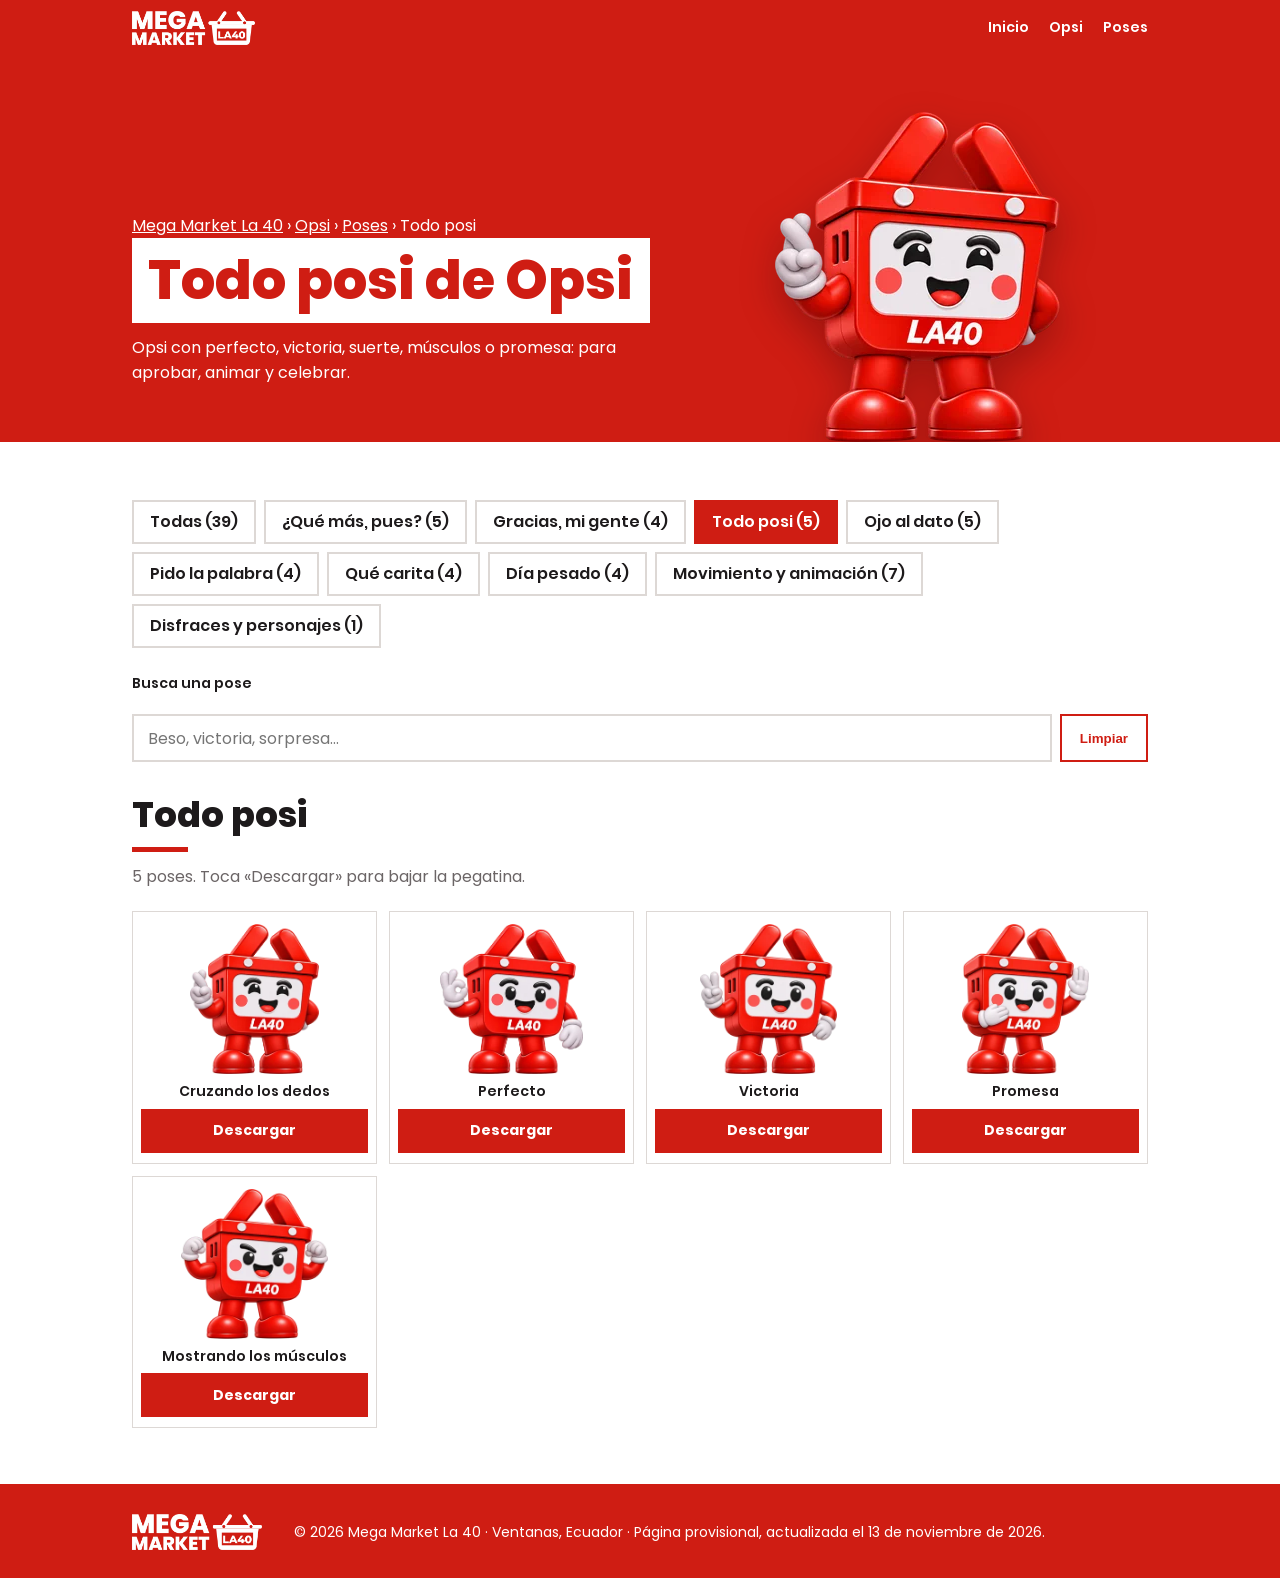
<file: opsi/poses/gestos/index.html>
<!doctype html>
<html lang="es"><head>
<script async src="https://www.googletagmanager.com/gtm.js?id=GTM-P8VH36SW"></script>
<script>
  window.dataLayer = window.dataLayer || [];
  function gtag(){dataLayer.push(arguments);}
  gtag('js', new Date());
</script>
<meta charset="utf-8"><meta name="viewport" content="width=device-width,initial-scale=1">
<title>Todo posi de Opsi, la mascota de Mega Market La 40</title><meta name="description" content="Opsi con perfecto, victoria, suerte, músculos o promesa: para aprobar, animar y celebrar. 5 poses de Opsi, la mascota de Mega Market La 40, con pegatinas para descargar gratis.">
<meta name="theme-color" content="#CF1D13"><link rel="icon" href="../../../favicon.ico"><link rel="apple-touch-icon" href="../../../assets/icono-192.png">
<meta property="og:type" content="website"><meta property="og:locale" content="es_EC"><meta property="og:site_name" content="Mega Market La 40"><meta property="og:title" content="Todo posi de Opsi, la mascota de Mega Market La 40"><meta property="og:description" content="Opsi con perfecto, victoria, suerte, músculos o promesa: para aprobar, animar y celebrar. 5 poses de Opsi, la mascota de Mega Market La 40, con pegatinas para descargar gratis."><meta property="og:url" content="https://megamarketla40.github.io/opsi/poses/gestos/"><meta property="og:image" content="https://megamarketla40.github.io/assets/og-opsi.jpg">
<link rel="canonical" href="https://megamarketla40.github.io/opsi/poses/gestos/"><script type="application/ld+json">{"@context": "https://schema.org", "@graph": [{"@type": "CollectionPage", "@id": "https://megamarketla40.github.io/opsi/poses/gestos/#pagina", "url": "https://megamarketla40.github.io/opsi/poses/gestos/", "name": "Todo posi de Opsi, la mascota de Mega Market La 40", "description": "Opsi con perfecto, victoria, suerte, músculos o promesa: para aprobar, animar y celebrar. 5 poses de Opsi, la mascota de Mega Market La 40, con pegatinas para descargar gratis.", "inLanguage": "es"}, {"@type": "BreadcrumbList", "itemListElement": [{"@type": "ListItem", "position": 1, "name": "Mega Market La 40", "item": "https://megamarketla40.github.io/"}, {"@type": "ListItem", "position": 2, "name": "Opsi", "item": "https://megamarketla40.github.io/opsi/"}, {"@type": "ListItem", "position": 3, "name": "Poses", "item": "https://megamarketla40.github.io/opsi/poses/"}, {"@type": "ListItem", "position": 4, "name": "Todo posi", "item": "https://megamarketla40.github.io/opsi/poses/gestos/"}]}, {"@type": "ImageObject", "contentUrl": "https://megamarketla40.github.io/assets/pegatinas/opsi-mascota-mega-market-la-40-suerte.png", "name": "Opsi, la mascota de Mega Market La 40: cruzando los dedos", "creditText": "Mega Market La 40", "creator": {"@type": "Organization", "name": "Mega Market La 40"}, "copyrightNotice": "© 2026 Mega Market La 40", "license": "https://megamarketla40.github.io/opsi/#uso", "acquireLicensePage": "https://megamarketla40.github.io/opsi/poses/"}, {"@type": "ImageObject", "contentUrl": "https://megamarketla40.github.io/assets/pegatinas/opsi-mascota-mega-market-la-40-perfecto.png", "name": "Opsi, la mascota de Mega Market La 40: perfecto", "creditText": "Mega Market La 40", "creator": {"@type": "Organization", "name": "Mega Market La 40"}, "copyrightNotice": "© 2026 Mega Market La 40", "license": "https://megamarketla40.github.io/opsi/#uso", "acquireLicensePage": "https://megamarketla40.github.io/opsi/poses/"}, {"@type": "ImageObject", "contentUrl": "https://megamarketla40.github.io/assets/pegatinas/opsi-mascota-mega-market-la-40-victoria.png", "name": "Opsi, la mascota de Mega Market La 40: victoria", "creditText": "Mega Market La 40", "creator": {"@type": "Organization", "name": "Mega Market La 40"}, "copyrightNotice": "© 2026 Mega Market La 40", "license": "https://megamarketla40.github.io/opsi/#uso", "acquireLicensePage": "https://megamarketla40.github.io/opsi/poses/"}, {"@type": "ImageObject", "contentUrl": "https://megamarketla40.github.io/assets/pegatinas/opsi-mascota-mega-market-la-40-promesa.png", "name": "Opsi, la mascota de Mega Market La 40: promesa", "creditText": "Mega Market La 40", "creator": {"@type": "Organization", "name": "Mega Market La 40"}, "copyrightNotice": "© 2026 Mega Market La 40", "license": "https://megamarketla40.github.io/opsi/#uso", "acquireLicensePage": "https://megamarketla40.github.io/opsi/poses/"}, {"@type": "ImageObject", "contentUrl": "https://megamarketla40.github.io/assets/pegatinas/opsi-mascota-mega-market-la-40-musculos.png", "name": "Opsi, la mascota de Mega Market La 40: mostrando los músculos", "creditText": "Mega Market La 40", "creator": {"@type": "Organization", "name": "Mega Market La 40"}, "copyrightNotice": "© 2026 Mega Market La 40", "license": "https://megamarketla40.github.io/opsi/#uso", "acquireLicensePage": "https://megamarketla40.github.io/opsi/poses/"}]}</script>
<link rel="stylesheet" href="../../../estilo.css?v=c8a12997"></head><body class="con-barra">
<header class="top"><div class="dentro"><a class="logo" href="../../../" aria-label="Mega Market La 40, inicio"><img src="../../../assets/logos/logo-blanco.png" alt="Mega Market La 40"></a><nav class="menu" aria-label="Secciones"><a href="../../../">Inicio</a><a href="../../../opsi/">Opsi</a><a href="../../../opsi/poses/">Poses</a></nav></div></header>
<main id="top"><section class="portada opsi" aria-labelledby="t-portada"><div class="dentro">
  <div class="texto"><p class="migas"><a href="../../../">Mega Market La&nbsp;40</a> › <a href="../../../opsi/">Opsi</a> › <a href="../../../opsi/poses/">Poses</a> › Todo posi</p><h1 id="t-portada"><span class="caja">Todo posi de Opsi</span></h1><p>Opsi con perfecto, victoria, suerte, músculos o promesa: para aprobar, animar y celebrar.</p></div>
  <div class="figura"><img src="../../../assets/opsi/opsi-mascota-mega-market-la-40-suerte.webp" alt="Opsi, la mascota de Mega Market La&nbsp;40"></div>
</div></section><section class="bloque" aria-labelledby="t-lista"><div class="dentro"><nav class="chips" aria-label="Categorías de poses"><a href="../../../opsi/poses/">Todas (39)</a><a href="../../../opsi/poses/saludos/">¿Qué más, pues? (5)</a><a href="../../../opsi/poses/gracias/">Gracias, mi gente (4)</a><a href="../../../opsi/poses/gestos/" aria-current="page">Todo posi (5)</a><a href="../../../opsi/poses/anuncios/">Ojo al dato (5)</a><a href="../../../opsi/poses/conversar/">Pido la palabra (4)</a><a href="../../../opsi/poses/emociones/">Qué carita (4)</a><a href="../../../opsi/poses/dia-pesado/">Día pesado (4)</a><a href="../../../opsi/poses/movimiento/">Movimiento y animación (7)</a><a href="../../../opsi/poses/personajes/">Disfraces y personajes (1)</a></nav><form class="buscador" role="search" data-poses="../../../assets/poses.json" data-rel="../../../" onsubmit="return false" hidden><label for="q-poses">Busca una pose</label><div class="fila"><input id="q-poses" type="text" maxlength="40" placeholder="Beso, victoria, sorpresa…" autocomplete="off" enterkeyhint="search"><button type="button" class="boton contorno-rojo" id="q-limpiar">Limpiar</button></div></form><div class="resultados" id="r-poses" aria-live="polite" hidden></div><script src="../../../assets/buscar-poses.js" defer></script><div data-filtrable><h2 class="titulo" id="t-lista">Todo posi</h2><div class="bajada">5 poses. Toca «Descargar» para bajar la pegatina.</div><ul class="descargas"><li class="descarga"><img src="../../../assets/opsi/opsi-mascota-mega-market-la-40-suerte.webp" alt="Opsi, la mascota de Mega Market La&nbsp;40: cruzando los dedos" loading="lazy" decoding="async"><span>Cruzando los dedos</span><a class="boton" href="../../../assets/pegatinas/opsi-mascota-mega-market-la-40-suerte.png" download="opsi-mascota-mega-market-la-40-suerte.png" aria-label="Descargar la pegatina de Opsi: cruzando los dedos">Descargar</a></li><li class="descarga"><img src="../../../assets/opsi/opsi-mascota-mega-market-la-40-perfecto.webp" alt="Opsi, la mascota de Mega Market La&nbsp;40: perfecto" loading="lazy" decoding="async"><span>Perfecto</span><a class="boton" href="../../../assets/pegatinas/opsi-mascota-mega-market-la-40-perfecto.png" download="opsi-mascota-mega-market-la-40-perfecto.png" aria-label="Descargar la pegatina de Opsi: perfecto">Descargar</a></li><li class="descarga"><img src="../../../assets/opsi/opsi-mascota-mega-market-la-40-victoria.webp" alt="Opsi, la mascota de Mega Market La&nbsp;40: victoria" loading="lazy" decoding="async"><span>Victoria</span><a class="boton" href="../../../assets/pegatinas/opsi-mascota-mega-market-la-40-victoria.png" download="opsi-mascota-mega-market-la-40-victoria.png" aria-label="Descargar la pegatina de Opsi: victoria">Descargar</a></li><li class="descarga"><img src="../../../assets/opsi/opsi-mascota-mega-market-la-40-promesa.webp" alt="Opsi, la mascota de Mega Market La&nbsp;40: promesa" loading="lazy" decoding="async"><span>Promesa</span><a class="boton" href="../../../assets/pegatinas/opsi-mascota-mega-market-la-40-promesa.png" download="opsi-mascota-mega-market-la-40-promesa.png" aria-label="Descargar la pegatina de Opsi: promesa">Descargar</a></li><li class="descarga"><img src="../../../assets/opsi/opsi-mascota-mega-market-la-40-musculos.webp" alt="Opsi, la mascota de Mega Market La&nbsp;40: mostrando los músculos" loading="lazy" decoding="async"><span>Mostrando los músculos</span><a class="boton" href="../../../assets/pegatinas/opsi-mascota-mega-market-la-40-musculos.png" download="opsi-mascota-mega-market-la-40-musculos.png" aria-label="Descargar la pegatina de Opsi: mostrando los músculos">Descargar</a></li></ul></div></div></section></main>
<footer class="pie"><div class="dentro"><img src="../../../assets/logos/logo-blanco.png" alt="Mega Market La 40"><p>© 2026 Mega Market La 40 · Ventanas, Ecuador · Página provisional, actualizada el 13 de noviembre de 2026.</p></div></footer>
<nav class="barra-rapida" aria-label="Acciones rápidas"><a href="tel:+593993016905">Llamar</a><a class="principal" href="https://wa.me/593993016905" target="_blank" rel="noopener">WhatsApp</a><a href="https://share.google/Dca0jXQrYAvrvPJgM" target="_blank" rel="noopener">Ubicación</a></nav>
</body></html>
</file>
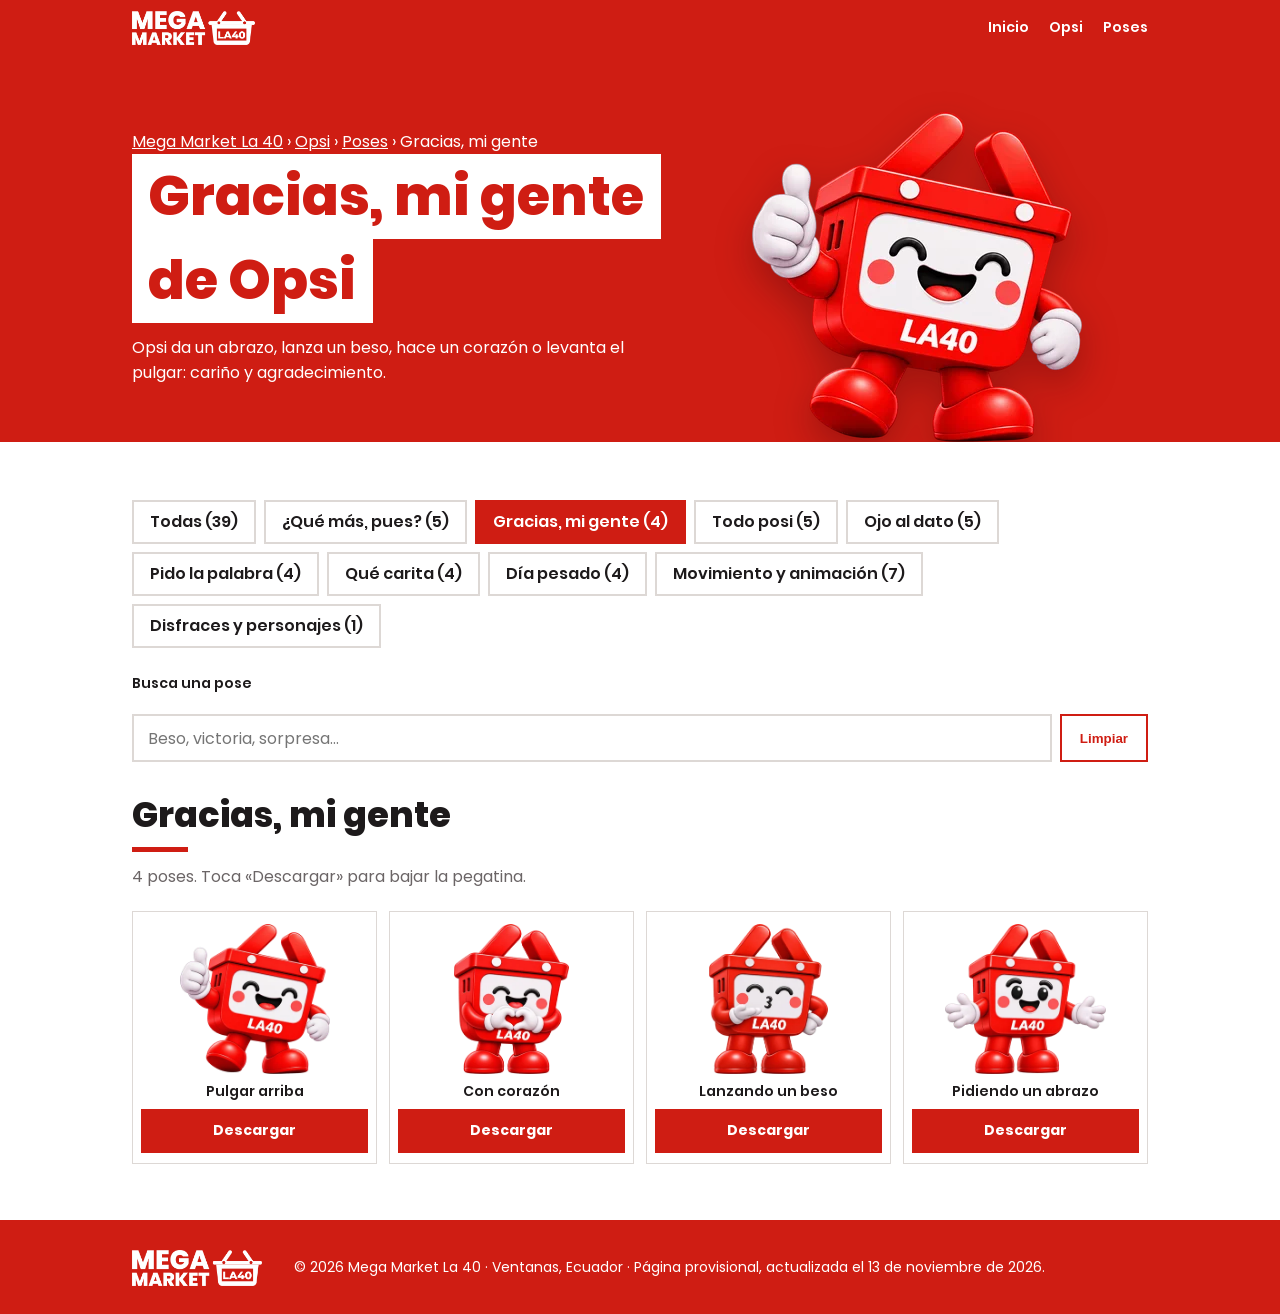
<file: opsi/poses/gracias/index.html>
<!doctype html>
<html lang="es"><head>
<script async src="https://www.googletagmanager.com/gtm.js?id=GTM-P8VH36SW"></script>
<script>
  window.dataLayer = window.dataLayer || [];
  function gtag(){dataLayer.push(arguments);}
  gtag('js', new Date());
</script>
<meta charset="utf-8"><meta name="viewport" content="width=device-width,initial-scale=1">
<title>Gracias, mi gente de Opsi, la mascota de Mega Market La 40</title><meta name="description" content="Opsi da un abrazo, lanza un beso, hace un corazón o levanta el pulgar: cariño y agradecimiento. 4 poses de Opsi, la mascota de Mega Market La 40, con pegatinas para descargar gratis.">
<meta name="theme-color" content="#CF1D13"><link rel="icon" href="../../../favicon.ico"><link rel="apple-touch-icon" href="../../../assets/icono-192.png">
<meta property="og:type" content="website"><meta property="og:locale" content="es_EC"><meta property="og:site_name" content="Mega Market La 40"><meta property="og:title" content="Gracias, mi gente de Opsi, la mascota de Mega Market La 40"><meta property="og:description" content="Opsi da un abrazo, lanza un beso, hace un corazón o levanta el pulgar: cariño y agradecimiento. 4 poses de Opsi, la mascota de Mega Market La 40, con pegatinas para descargar gratis."><meta property="og:url" content="https://megamarketla40.github.io/opsi/poses/gracias/"><meta property="og:image" content="https://megamarketla40.github.io/assets/og-opsi.jpg">
<link rel="canonical" href="https://megamarketla40.github.io/opsi/poses/gracias/"><script type="application/ld+json">{"@context": "https://schema.org", "@graph": [{"@type": "CollectionPage", "@id": "https://megamarketla40.github.io/opsi/poses/gracias/#pagina", "url": "https://megamarketla40.github.io/opsi/poses/gracias/", "name": "Gracias, mi gente de Opsi, la mascota de Mega Market La 40", "description": "Opsi da un abrazo, lanza un beso, hace un corazón o levanta el pulgar: cariño y agradecimiento. 4 poses de Opsi, la mascota de Mega Market La 40, con pegatinas para descargar gratis.", "inLanguage": "es"}, {"@type": "BreadcrumbList", "itemListElement": [{"@type": "ListItem", "position": 1, "name": "Mega Market La 40", "item": "https://megamarketla40.github.io/"}, {"@type": "ListItem", "position": 2, "name": "Opsi", "item": "https://megamarketla40.github.io/opsi/"}, {"@type": "ListItem", "position": 3, "name": "Poses", "item": "https://megamarketla40.github.io/opsi/poses/"}, {"@type": "ListItem", "position": 4, "name": "Gracias, mi gente", "item": "https://megamarketla40.github.io/opsi/poses/gracias/"}]}, {"@type": "ImageObject", "contentUrl": "https://megamarketla40.github.io/assets/pegatinas/opsi-mascota-mega-market-la-40-pulgar-arriba.png", "name": "Opsi, la mascota de Mega Market La 40: pulgar arriba", "creditText": "Mega Market La 40", "creator": {"@type": "Organization", "name": "Mega Market La 40"}, "copyrightNotice": "© 2026 Mega Market La 40", "license": "https://megamarketla40.github.io/opsi/#uso", "acquireLicensePage": "https://megamarketla40.github.io/opsi/poses/"}, {"@type": "ImageObject", "contentUrl": "https://megamarketla40.github.io/assets/pegatinas/opsi-mascota-mega-market-la-40-corazon.png", "name": "Opsi, la mascota de Mega Market La 40: con corazón", "creditText": "Mega Market La 40", "creator": {"@type": "Organization", "name": "Mega Market La 40"}, "copyrightNotice": "© 2026 Mega Market La 40", "license": "https://megamarketla40.github.io/opsi/#uso", "acquireLicensePage": "https://megamarketla40.github.io/opsi/poses/"}, {"@type": "ImageObject", "contentUrl": "https://megamarketla40.github.io/assets/pegatinas/opsi-mascota-mega-market-la-40-beso.png", "name": "Opsi, la mascota de Mega Market La 40: lanzando un beso", "creditText": "Mega Market La 40", "creator": {"@type": "Organization", "name": "Mega Market La 40"}, "copyrightNotice": "© 2026 Mega Market La 40", "license": "https://megamarketla40.github.io/opsi/#uso", "acquireLicensePage": "https://megamarketla40.github.io/opsi/poses/"}, {"@type": "ImageObject", "contentUrl": "https://megamarketla40.github.io/assets/pegatinas/opsi-mascota-mega-market-la-40-abrazo.png", "name": "Opsi, la mascota de Mega Market La 40: pidiendo un abrazo", "creditText": "Mega Market La 40", "creator": {"@type": "Organization", "name": "Mega Market La 40"}, "copyrightNotice": "© 2026 Mega Market La 40", "license": "https://megamarketla40.github.io/opsi/#uso", "acquireLicensePage": "https://megamarketla40.github.io/opsi/poses/"}]}</script>
<link rel="stylesheet" href="../../../estilo.css?v=c8a12997"></head><body class="con-barra">
<header class="top"><div class="dentro"><a class="logo" href="../../../" aria-label="Mega Market La 40, inicio"><img src="../../../assets/logos/logo-blanco.png" alt="Mega Market La 40"></a><nav class="menu" aria-label="Secciones"><a href="../../../">Inicio</a><a href="../../../opsi/">Opsi</a><a href="../../../opsi/poses/">Poses</a></nav></div></header>
<main id="top"><section class="portada opsi" aria-labelledby="t-portada"><div class="dentro">
  <div class="texto"><p class="migas"><a href="../../../">Mega Market La&nbsp;40</a> › <a href="../../../opsi/">Opsi</a> › <a href="../../../opsi/poses/">Poses</a> › Gracias, mi gente</p><h1 id="t-portada"><span class="caja">Gracias, mi gente de Opsi</span></h1><p>Opsi da un abrazo, lanza un beso, hace un corazón o levanta el pulgar: cariño y agradecimiento.</p></div>
  <div class="figura"><img src="../../../assets/opsi/opsi-mascota-mega-market-la-40-pulgar-arriba.webp" alt="Opsi, la mascota de Mega Market La&nbsp;40"></div>
</div></section><section class="bloque" aria-labelledby="t-lista"><div class="dentro"><nav class="chips" aria-label="Categorías de poses"><a href="../../../opsi/poses/">Todas (39)</a><a href="../../../opsi/poses/saludos/">¿Qué más, pues? (5)</a><a href="../../../opsi/poses/gracias/" aria-current="page">Gracias, mi gente (4)</a><a href="../../../opsi/poses/gestos/">Todo posi (5)</a><a href="../../../opsi/poses/anuncios/">Ojo al dato (5)</a><a href="../../../opsi/poses/conversar/">Pido la palabra (4)</a><a href="../../../opsi/poses/emociones/">Qué carita (4)</a><a href="../../../opsi/poses/dia-pesado/">Día pesado (4)</a><a href="../../../opsi/poses/movimiento/">Movimiento y animación (7)</a><a href="../../../opsi/poses/personajes/">Disfraces y personajes (1)</a></nav><form class="buscador" role="search" data-poses="../../../assets/poses.json" data-rel="../../../" onsubmit="return false" hidden><label for="q-poses">Busca una pose</label><div class="fila"><input id="q-poses" type="text" maxlength="40" placeholder="Beso, victoria, sorpresa…" autocomplete="off" enterkeyhint="search"><button type="button" class="boton contorno-rojo" id="q-limpiar">Limpiar</button></div></form><div class="resultados" id="r-poses" aria-live="polite" hidden></div><script src="../../../assets/buscar-poses.js" defer></script><div data-filtrable><h2 class="titulo" id="t-lista">Gracias, mi gente</h2><div class="bajada">4 poses. Toca «Descargar» para bajar la pegatina.</div><ul class="descargas"><li class="descarga"><img src="../../../assets/opsi/opsi-mascota-mega-market-la-40-pulgar-arriba.webp" alt="Opsi, la mascota de Mega Market La&nbsp;40: pulgar arriba" loading="lazy" decoding="async"><span>Pulgar arriba</span><a class="boton" href="../../../assets/pegatinas/opsi-mascota-mega-market-la-40-pulgar-arriba.png" download="opsi-mascota-mega-market-la-40-pulgar-arriba.png" aria-label="Descargar la pegatina de Opsi: pulgar arriba">Descargar</a></li><li class="descarga"><img src="../../../assets/opsi/opsi-mascota-mega-market-la-40-corazon.webp" alt="Opsi, la mascota de Mega Market La&nbsp;40: con corazón" loading="lazy" decoding="async"><span>Con corazón</span><a class="boton" href="../../../assets/pegatinas/opsi-mascota-mega-market-la-40-corazon.png" download="opsi-mascota-mega-market-la-40-corazon.png" aria-label="Descargar la pegatina de Opsi: con corazón">Descargar</a></li><li class="descarga"><img src="../../../assets/opsi/opsi-mascota-mega-market-la-40-beso.webp" alt="Opsi, la mascota de Mega Market La&nbsp;40: lanzando un beso" loading="lazy" decoding="async"><span>Lanzando un beso</span><a class="boton" href="../../../assets/pegatinas/opsi-mascota-mega-market-la-40-beso.png" download="opsi-mascota-mega-market-la-40-beso.png" aria-label="Descargar la pegatina de Opsi: lanzando un beso">Descargar</a></li><li class="descarga"><img src="../../../assets/opsi/opsi-mascota-mega-market-la-40-abrazo.webp" alt="Opsi, la mascota de Mega Market La&nbsp;40: pidiendo un abrazo" loading="lazy" decoding="async"><span>Pidiendo un abrazo</span><a class="boton" href="../../../assets/pegatinas/opsi-mascota-mega-market-la-40-abrazo.png" download="opsi-mascota-mega-market-la-40-abrazo.png" aria-label="Descargar la pegatina de Opsi: pidiendo un abrazo">Descargar</a></li></ul></div></div></section></main>
<footer class="pie"><div class="dentro"><img src="../../../assets/logos/logo-blanco.png" alt="Mega Market La 40"><p>© 2026 Mega Market La 40 · Ventanas, Ecuador · Página provisional, actualizada el 13 de noviembre de 2026.</p></div></footer>
<nav class="barra-rapida" aria-label="Acciones rápidas"><a href="tel:+593993016905">Llamar</a><a class="principal" href="https://wa.me/593993016905" target="_blank" rel="noopener">WhatsApp</a><a href="https://share.google/Dca0jXQrYAvrvPJgM" target="_blank" rel="noopener">Ubicación</a></nav>
</body></html>
</file>
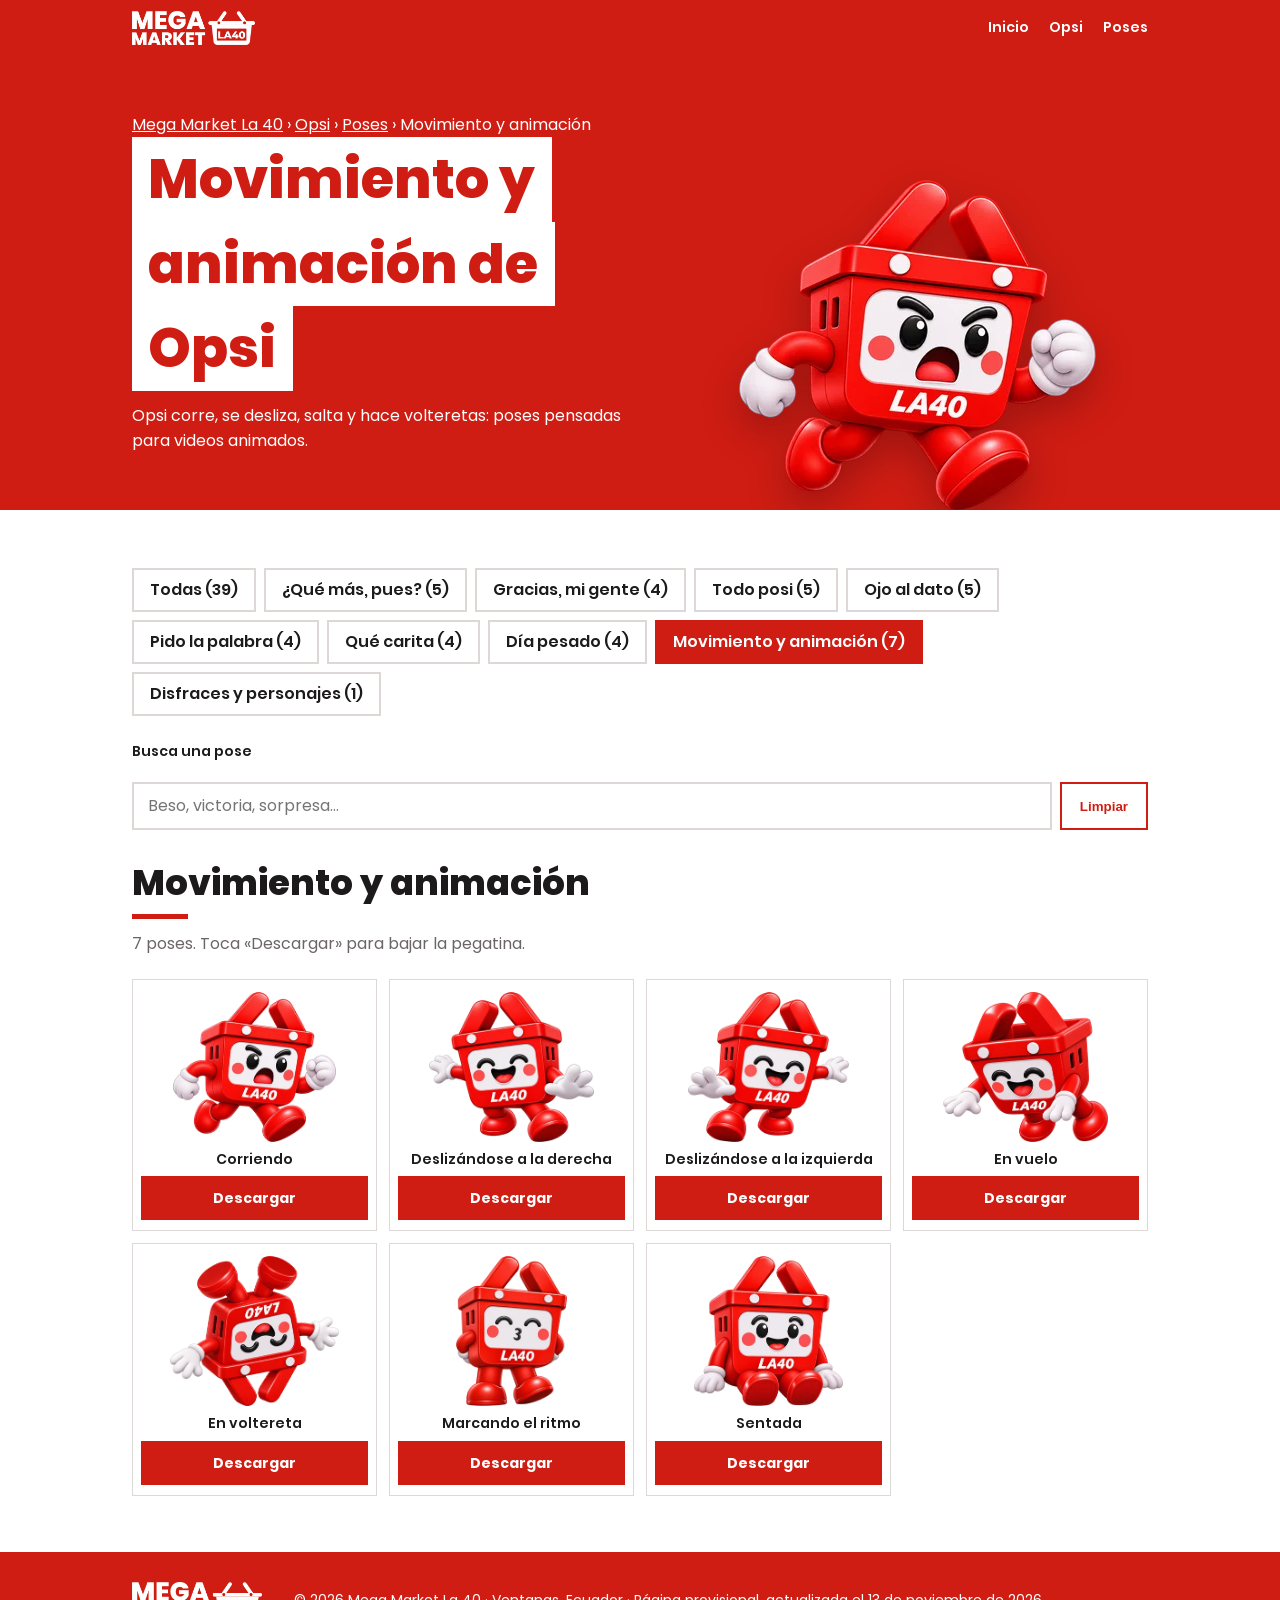
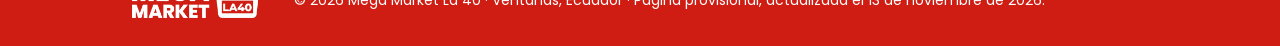
<file: opsi/poses/movimiento/index.html>
<!doctype html>
<html lang="es"><head>
<script async src="https://www.googletagmanager.com/gtm.js?id=GTM-P8VH36SW"></script>
<script>
  window.dataLayer = window.dataLayer || [];
  function gtag(){dataLayer.push(arguments);}
  gtag('js', new Date());
</script>
<meta charset="utf-8"><meta name="viewport" content="width=device-width,initial-scale=1">
<title>Movimiento y animación de Opsi, la mascota de Mega Market La 40</title><meta name="description" content="Opsi corre, se desliza, salta y hace volteretas: poses pensadas para videos animados. 7 poses de Opsi, la mascota de Mega Market La 40, con pegatinas para descargar gratis.">
<meta name="theme-color" content="#CF1D13"><link rel="icon" href="../../../favicon.ico"><link rel="apple-touch-icon" href="../../../assets/icono-192.png">
<meta property="og:type" content="website"><meta property="og:locale" content="es_EC"><meta property="og:site_name" content="Mega Market La 40"><meta property="og:title" content="Movimiento y animación de Opsi, la mascota de Mega Market La 40"><meta property="og:description" content="Opsi corre, se desliza, salta y hace volteretas: poses pensadas para videos animados. 7 poses de Opsi, la mascota de Mega Market La 40, con pegatinas para descargar gratis."><meta property="og:url" content="https://megamarketla40.github.io/opsi/poses/movimiento/"><meta property="og:image" content="https://megamarketla40.github.io/assets/og-opsi.jpg">
<link rel="canonical" href="https://megamarketla40.github.io/opsi/poses/movimiento/"><script type="application/ld+json">{"@context": "https://schema.org", "@graph": [{"@type": "CollectionPage", "@id": "https://megamarketla40.github.io/opsi/poses/movimiento/#pagina", "url": "https://megamarketla40.github.io/opsi/poses/movimiento/", "name": "Movimiento y animación de Opsi, la mascota de Mega Market La 40", "description": "Opsi corre, se desliza, salta y hace volteretas: poses pensadas para videos animados. 7 poses de Opsi, la mascota de Mega Market La 40, con pegatinas para descargar gratis.", "inLanguage": "es"}, {"@type": "BreadcrumbList", "itemListElement": [{"@type": "ListItem", "position": 1, "name": "Mega Market La 40", "item": "https://megamarketla40.github.io/"}, {"@type": "ListItem", "position": 2, "name": "Opsi", "item": "https://megamarketla40.github.io/opsi/"}, {"@type": "ListItem", "position": 3, "name": "Poses", "item": "https://megamarketla40.github.io/opsi/poses/"}, {"@type": "ListItem", "position": 4, "name": "Movimiento y animación", "item": "https://megamarketla40.github.io/opsi/poses/movimiento/"}]}, {"@type": "ImageObject", "contentUrl": "https://megamarketla40.github.io/assets/pegatinas/opsi-mascota-mega-market-la-40-corriendo.png", "name": "Opsi, la mascota de Mega Market La 40: corriendo", "creditText": "Mega Market La 40", "creator": {"@type": "Organization", "name": "Mega Market La 40"}, "copyrightNotice": "© 2026 Mega Market La 40", "license": "https://megamarketla40.github.io/opsi/#uso", "acquireLicensePage": "https://megamarketla40.github.io/opsi/poses/"}, {"@type": "ImageObject", "contentUrl": "https://megamarketla40.github.io/assets/pegatinas/opsi-mascota-mega-market-la-40-deslizando-der.png", "name": "Opsi, la mascota de Mega Market La 40: deslizándose a la derecha", "creditText": "Mega Market La 40", "creator": {"@type": "Organization", "name": "Mega Market La 40"}, "copyrightNotice": "© 2026 Mega Market La 40", "license": "https://megamarketla40.github.io/opsi/#uso", "acquireLicensePage": "https://megamarketla40.github.io/opsi/poses/"}, {"@type": "ImageObject", "contentUrl": "https://megamarketla40.github.io/assets/pegatinas/opsi-mascota-mega-market-la-40-deslizando-izq.png", "name": "Opsi, la mascota de Mega Market La 40: deslizándose a la izquierda", "creditText": "Mega Market La 40", "creator": {"@type": "Organization", "name": "Mega Market La 40"}, "copyrightNotice": "© 2026 Mega Market La 40", "license": "https://megamarketla40.github.io/opsi/#uso", "acquireLicensePage": "https://megamarketla40.github.io/opsi/poses/"}, {"@type": "ImageObject", "contentUrl": "https://megamarketla40.github.io/assets/pegatinas/opsi-mascota-mega-market-la-40-en-vuelo.png", "name": "Opsi, la mascota de Mega Market La 40: en vuelo", "creditText": "Mega Market La 40", "creator": {"@type": "Organization", "name": "Mega Market La 40"}, "copyrightNotice": "© 2026 Mega Market La 40", "license": "https://megamarketla40.github.io/opsi/#uso", "acquireLicensePage": "https://megamarketla40.github.io/opsi/poses/"}, {"@type": "ImageObject", "contentUrl": "https://megamarketla40.github.io/assets/pegatinas/opsi-mascota-mega-market-la-40-voltereta.png", "name": "Opsi, la mascota de Mega Market La 40: en voltereta", "creditText": "Mega Market La 40", "creator": {"@type": "Organization", "name": "Mega Market La 40"}, "copyrightNotice": "© 2026 Mega Market La 40", "license": "https://megamarketla40.github.io/opsi/#uso", "acquireLicensePage": "https://megamarketla40.github.io/opsi/poses/"}, {"@type": "ImageObject", "contentUrl": "https://megamarketla40.github.io/assets/pegatinas/opsi-mascota-mega-market-la-40-ritmo.png", "name": "Opsi, la mascota de Mega Market La 40: marcando el ritmo", "creditText": "Mega Market La 40", "creator": {"@type": "Organization", "name": "Mega Market La 40"}, "copyrightNotice": "© 2026 Mega Market La 40", "license": "https://megamarketla40.github.io/opsi/#uso", "acquireLicensePage": "https://megamarketla40.github.io/opsi/poses/"}, {"@type": "ImageObject", "contentUrl": "https://megamarketla40.github.io/assets/pegatinas/opsi-mascota-mega-market-la-40-sentada.png", "name": "Opsi, la mascota de Mega Market La 40: sentada", "creditText": "Mega Market La 40", "creator": {"@type": "Organization", "name": "Mega Market La 40"}, "copyrightNotice": "© 2026 Mega Market La 40", "license": "https://megamarketla40.github.io/opsi/#uso", "acquireLicensePage": "https://megamarketla40.github.io/opsi/poses/"}]}</script>
<link rel="stylesheet" href="../../../estilo.css?v=c8a12997"></head><body class="con-barra">
<header class="top"><div class="dentro"><a class="logo" href="../../../" aria-label="Mega Market La 40, inicio"><img src="../../../assets/logos/logo-blanco.png" alt="Mega Market La 40"></a><nav class="menu" aria-label="Secciones"><a href="../../../">Inicio</a><a href="../../../opsi/">Opsi</a><a href="../../../opsi/poses/">Poses</a></nav></div></header>
<main id="top"><section class="portada opsi" aria-labelledby="t-portada"><div class="dentro">
  <div class="texto"><p class="migas"><a href="../../../">Mega Market La&nbsp;40</a> › <a href="../../../opsi/">Opsi</a> › <a href="../../../opsi/poses/">Poses</a> › Movimiento y animación</p><h1 id="t-portada"><span class="caja">Movimiento y animación de Opsi</span></h1><p>Opsi corre, se desliza, salta y hace volteretas: poses pensadas para videos animados.</p></div>
  <div class="figura"><img src="../../../assets/opsi/opsi-mascota-mega-market-la-40-corriendo.webp" alt="Opsi, la mascota de Mega Market La&nbsp;40"></div>
</div></section><section class="bloque" aria-labelledby="t-lista"><div class="dentro"><nav class="chips" aria-label="Categorías de poses"><a href="../../../opsi/poses/">Todas (39)</a><a href="../../../opsi/poses/saludos/">¿Qué más, pues? (5)</a><a href="../../../opsi/poses/gracias/">Gracias, mi gente (4)</a><a href="../../../opsi/poses/gestos/">Todo posi (5)</a><a href="../../../opsi/poses/anuncios/">Ojo al dato (5)</a><a href="../../../opsi/poses/conversar/">Pido la palabra (4)</a><a href="../../../opsi/poses/emociones/">Qué carita (4)</a><a href="../../../opsi/poses/dia-pesado/">Día pesado (4)</a><a href="../../../opsi/poses/movimiento/" aria-current="page">Movimiento y animación (7)</a><a href="../../../opsi/poses/personajes/">Disfraces y personajes (1)</a></nav><form class="buscador" role="search" data-poses="../../../assets/poses.json" data-rel="../../../" onsubmit="return false" hidden><label for="q-poses">Busca una pose</label><div class="fila"><input id="q-poses" type="text" maxlength="40" placeholder="Beso, victoria, sorpresa…" autocomplete="off" enterkeyhint="search"><button type="button" class="boton contorno-rojo" id="q-limpiar">Limpiar</button></div></form><div class="resultados" id="r-poses" aria-live="polite" hidden></div><script src="../../../assets/buscar-poses.js" defer></script><div data-filtrable><h2 class="titulo" id="t-lista">Movimiento y animación</h2><div class="bajada">7 poses. Toca «Descargar» para bajar la pegatina.</div><ul class="descargas"><li class="descarga"><img src="../../../assets/opsi/opsi-mascota-mega-market-la-40-corriendo.webp" alt="Opsi, la mascota de Mega Market La&nbsp;40: corriendo" loading="lazy" decoding="async"><span>Corriendo</span><a class="boton" href="../../../assets/pegatinas/opsi-mascota-mega-market-la-40-corriendo.png" download="opsi-mascota-mega-market-la-40-corriendo.png" aria-label="Descargar la pegatina de Opsi: corriendo">Descargar</a></li><li class="descarga"><img src="../../../assets/opsi/opsi-mascota-mega-market-la-40-deslizando-der.webp" alt="Opsi, la mascota de Mega Market La&nbsp;40: deslizándose a la derecha" loading="lazy" decoding="async"><span>Deslizándose a la derecha</span><a class="boton" href="../../../assets/pegatinas/opsi-mascota-mega-market-la-40-deslizando-der.png" download="opsi-mascota-mega-market-la-40-deslizando-der.png" aria-label="Descargar la pegatina de Opsi: deslizándose a la derecha">Descargar</a></li><li class="descarga"><img src="../../../assets/opsi/opsi-mascota-mega-market-la-40-deslizando-izq.webp" alt="Opsi, la mascota de Mega Market La&nbsp;40: deslizándose a la izquierda" loading="lazy" decoding="async"><span>Deslizándose a la izquierda</span><a class="boton" href="../../../assets/pegatinas/opsi-mascota-mega-market-la-40-deslizando-izq.png" download="opsi-mascota-mega-market-la-40-deslizando-izq.png" aria-label="Descargar la pegatina de Opsi: deslizándose a la izquierda">Descargar</a></li><li class="descarga"><img src="../../../assets/opsi/opsi-mascota-mega-market-la-40-en-vuelo.webp" alt="Opsi, la mascota de Mega Market La&nbsp;40: en vuelo" loading="lazy" decoding="async"><span>En vuelo</span><a class="boton" href="../../../assets/pegatinas/opsi-mascota-mega-market-la-40-en-vuelo.png" download="opsi-mascota-mega-market-la-40-en-vuelo.png" aria-label="Descargar la pegatina de Opsi: en vuelo">Descargar</a></li><li class="descarga"><img src="../../../assets/opsi/opsi-mascota-mega-market-la-40-voltereta.webp" alt="Opsi, la mascota de Mega Market La&nbsp;40: en voltereta" loading="lazy" decoding="async"><span>En voltereta</span><a class="boton" href="../../../assets/pegatinas/opsi-mascota-mega-market-la-40-voltereta.png" download="opsi-mascota-mega-market-la-40-voltereta.png" aria-label="Descargar la pegatina de Opsi: en voltereta">Descargar</a></li><li class="descarga"><img src="../../../assets/opsi/opsi-mascota-mega-market-la-40-ritmo.webp" alt="Opsi, la mascota de Mega Market La&nbsp;40: marcando el ritmo" loading="lazy" decoding="async"><span>Marcando el ritmo</span><a class="boton" href="../../../assets/pegatinas/opsi-mascota-mega-market-la-40-ritmo.png" download="opsi-mascota-mega-market-la-40-ritmo.png" aria-label="Descargar la pegatina de Opsi: marcando el ritmo">Descargar</a></li><li class="descarga"><img src="../../../assets/opsi/opsi-mascota-mega-market-la-40-sentada.webp" alt="Opsi, la mascota de Mega Market La&nbsp;40: sentada" loading="lazy" decoding="async"><span>Sentada</span><a class="boton" href="../../../assets/pegatinas/opsi-mascota-mega-market-la-40-sentada.png" download="opsi-mascota-mega-market-la-40-sentada.png" aria-label="Descargar la pegatina de Opsi: sentada">Descargar</a></li></ul></div></div></section></main>
<footer class="pie"><div class="dentro"><img src="../../../assets/logos/logo-blanco.png" alt="Mega Market La 40"><p>© 2026 Mega Market La 40 · Ventanas, Ecuador · Página provisional, actualizada el 13 de noviembre de 2026.</p></div></footer>
<nav class="barra-rapida" aria-label="Acciones rápidas"><a href="tel:+593993016905">Llamar</a><a class="principal" href="https://wa.me/593993016905" target="_blank" rel="noopener">WhatsApp</a><a href="https://share.google/Dca0jXQrYAvrvPJgM" target="_blank" rel="noopener">Ubicación</a></nav>
</body></html>
</file>
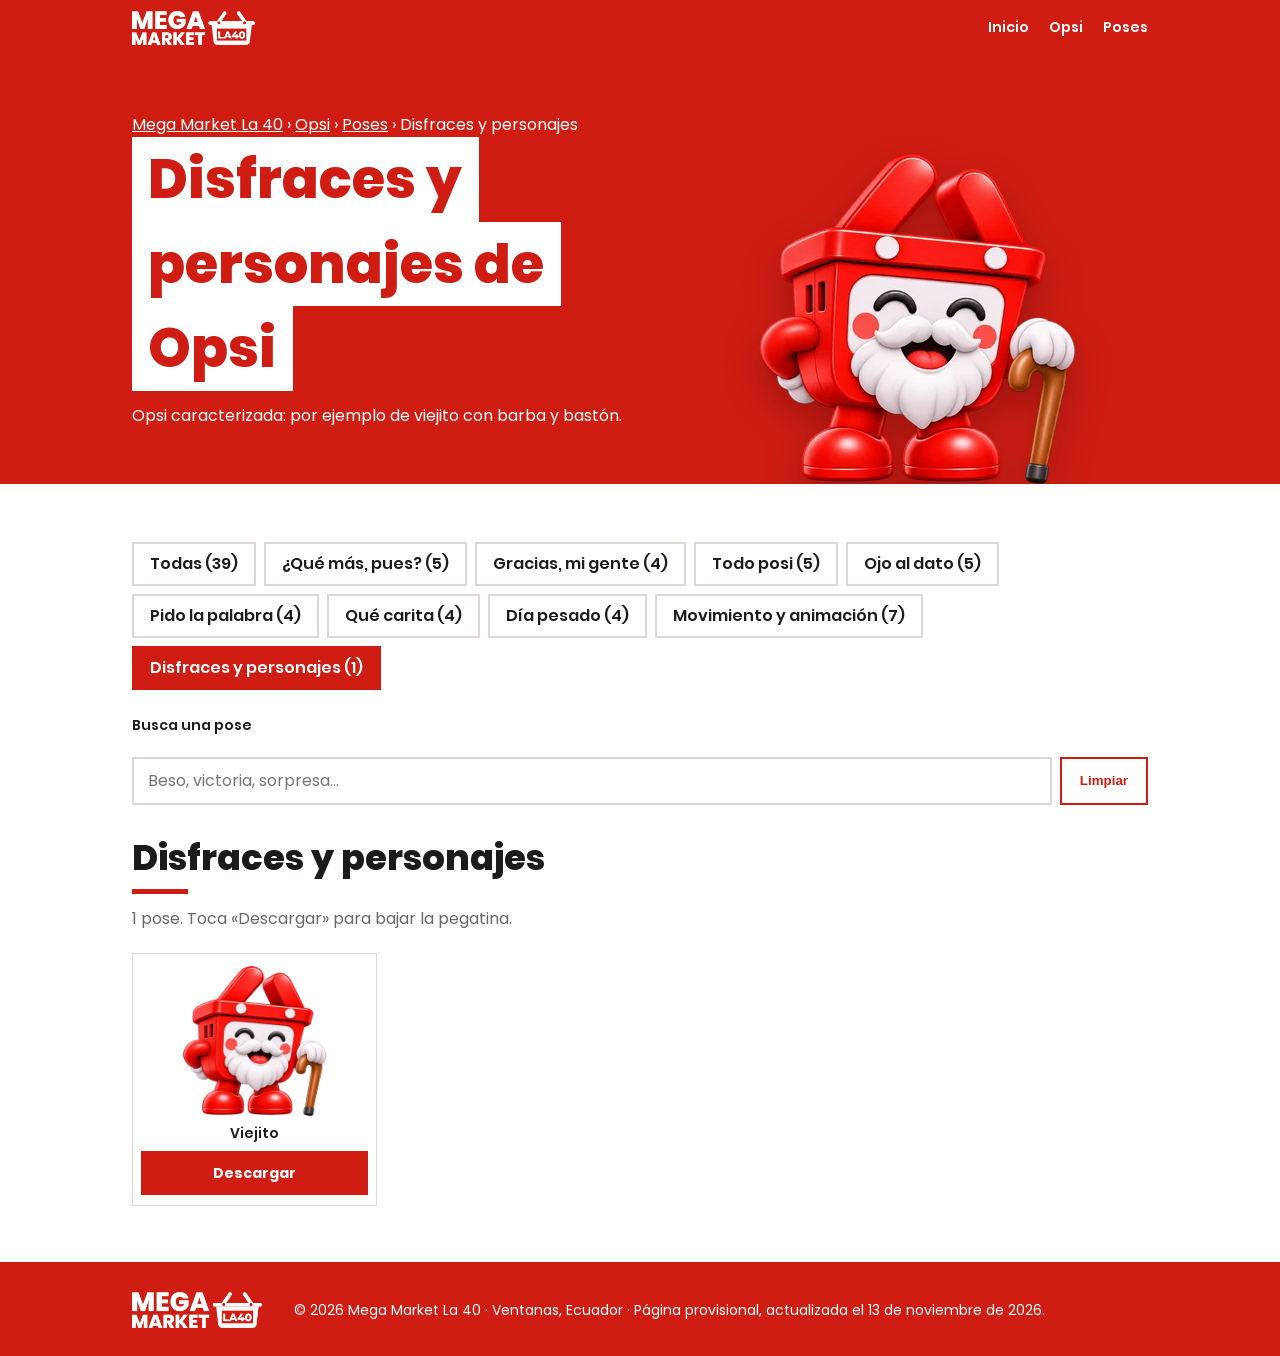
<file: opsi/poses/personajes/index.html>
<!doctype html>
<html lang="es"><head>
<script async src="https://www.googletagmanager.com/gtm.js?id=GTM-P8VH36SW"></script>
<script>
  window.dataLayer = window.dataLayer || [];
  function gtag(){dataLayer.push(arguments);}
  gtag('js', new Date());
</script>
<meta charset="utf-8"><meta name="viewport" content="width=device-width,initial-scale=1">
<title>Disfraces y personajes de Opsi, la mascota de Mega Market La 40</title><meta name="description" content="Opsi caracterizada: por ejemplo de viejito con barba y bastón. 1 poses de Opsi, la mascota de Mega Market La 40, con pegatinas para descargar gratis.">
<meta name="theme-color" content="#CF1D13"><link rel="icon" href="../../../favicon.ico"><link rel="apple-touch-icon" href="../../../assets/icono-192.png">
<meta property="og:type" content="website"><meta property="og:locale" content="es_EC"><meta property="og:site_name" content="Mega Market La 40"><meta property="og:title" content="Disfraces y personajes de Opsi, la mascota de Mega Market La 40"><meta property="og:description" content="Opsi caracterizada: por ejemplo de viejito con barba y bastón. 1 poses de Opsi, la mascota de Mega Market La 40, con pegatinas para descargar gratis."><meta property="og:url" content="https://megamarketla40.github.io/opsi/poses/personajes/"><meta property="og:image" content="https://megamarketla40.github.io/assets/og-opsi.jpg">
<link rel="canonical" href="https://megamarketla40.github.io/opsi/poses/personajes/"><script type="application/ld+json">{"@context": "https://schema.org", "@graph": [{"@type": "CollectionPage", "@id": "https://megamarketla40.github.io/opsi/poses/personajes/#pagina", "url": "https://megamarketla40.github.io/opsi/poses/personajes/", "name": "Disfraces y personajes de Opsi, la mascota de Mega Market La 40", "description": "Opsi caracterizada: por ejemplo de viejito con barba y bastón. 1 poses de Opsi, la mascota de Mega Market La 40, con pegatinas para descargar gratis.", "inLanguage": "es"}, {"@type": "BreadcrumbList", "itemListElement": [{"@type": "ListItem", "position": 1, "name": "Mega Market La 40", "item": "https://megamarketla40.github.io/"}, {"@type": "ListItem", "position": 2, "name": "Opsi", "item": "https://megamarketla40.github.io/opsi/"}, {"@type": "ListItem", "position": 3, "name": "Poses", "item": "https://megamarketla40.github.io/opsi/poses/"}, {"@type": "ListItem", "position": 4, "name": "Disfraces y personajes", "item": "https://megamarketla40.github.io/opsi/poses/personajes/"}]}, {"@type": "ImageObject", "contentUrl": "https://megamarketla40.github.io/assets/pegatinas/opsi-mascota-mega-market-la-40-viejito.png", "name": "Opsi, la mascota de Mega Market La 40: viejito", "creditText": "Mega Market La 40", "creator": {"@type": "Organization", "name": "Mega Market La 40"}, "copyrightNotice": "© 2026 Mega Market La 40", "license": "https://megamarketla40.github.io/opsi/#uso", "acquireLicensePage": "https://megamarketla40.github.io/opsi/poses/"}]}</script>
<link rel="stylesheet" href="../../../estilo.css?v=c8a12997"></head><body class="con-barra">
<header class="top"><div class="dentro"><a class="logo" href="../../../" aria-label="Mega Market La 40, inicio"><img src="../../../assets/logos/logo-blanco.png" alt="Mega Market La 40"></a><nav class="menu" aria-label="Secciones"><a href="../../../">Inicio</a><a href="../../../opsi/">Opsi</a><a href="../../../opsi/poses/">Poses</a></nav></div></header>
<main id="top"><section class="portada opsi" aria-labelledby="t-portada"><div class="dentro">
  <div class="texto"><p class="migas"><a href="../../../">Mega Market La&nbsp;40</a> › <a href="../../../opsi/">Opsi</a> › <a href="../../../opsi/poses/">Poses</a> › Disfraces y personajes</p><h1 id="t-portada"><span class="caja">Disfraces y personajes de Opsi</span></h1><p>Opsi caracterizada: por ejemplo de viejito con barba y bastón.</p></div>
  <div class="figura"><img src="../../../assets/opsi/opsi-mascota-mega-market-la-40-viejito.webp" alt="Opsi, la mascota de Mega Market La&nbsp;40"></div>
</div></section><section class="bloque" aria-labelledby="t-lista"><div class="dentro"><nav class="chips" aria-label="Categorías de poses"><a href="../../../opsi/poses/">Todas (39)</a><a href="../../../opsi/poses/saludos/">¿Qué más, pues? (5)</a><a href="../../../opsi/poses/gracias/">Gracias, mi gente (4)</a><a href="../../../opsi/poses/gestos/">Todo posi (5)</a><a href="../../../opsi/poses/anuncios/">Ojo al dato (5)</a><a href="../../../opsi/poses/conversar/">Pido la palabra (4)</a><a href="../../../opsi/poses/emociones/">Qué carita (4)</a><a href="../../../opsi/poses/dia-pesado/">Día pesado (4)</a><a href="../../../opsi/poses/movimiento/">Movimiento y animación (7)</a><a href="../../../opsi/poses/personajes/" aria-current="page">Disfraces y personajes (1)</a></nav><form class="buscador" role="search" data-poses="../../../assets/poses.json" data-rel="../../../" onsubmit="return false" hidden><label for="q-poses">Busca una pose</label><div class="fila"><input id="q-poses" type="text" maxlength="40" placeholder="Beso, victoria, sorpresa…" autocomplete="off" enterkeyhint="search"><button type="button" class="boton contorno-rojo" id="q-limpiar">Limpiar</button></div></form><div class="resultados" id="r-poses" aria-live="polite" hidden></div><script src="../../../assets/buscar-poses.js" defer></script><div data-filtrable><h2 class="titulo" id="t-lista">Disfraces y personajes</h2><div class="bajada">1 pose. Toca «Descargar» para bajar la pegatina.</div><ul class="descargas"><li class="descarga"><img src="../../../assets/opsi/opsi-mascota-mega-market-la-40-viejito.webp" alt="Opsi, la mascota de Mega Market La&nbsp;40: viejito" loading="lazy" decoding="async"><span>Viejito</span><a class="boton" href="../../../assets/pegatinas/opsi-mascota-mega-market-la-40-viejito.png" download="opsi-mascota-mega-market-la-40-viejito.png" aria-label="Descargar la pegatina de Opsi: viejito">Descargar</a></li></ul></div></div></section></main>
<footer class="pie"><div class="dentro"><img src="../../../assets/logos/logo-blanco.png" alt="Mega Market La 40"><p>© 2026 Mega Market La 40 · Ventanas, Ecuador · Página provisional, actualizada el 13 de noviembre de 2026.</p></div></footer>
<nav class="barra-rapida" aria-label="Acciones rápidas"><a href="tel:+593993016905">Llamar</a><a class="principal" href="https://wa.me/593993016905" target="_blank" rel="noopener">WhatsApp</a><a href="https://share.google/Dca0jXQrYAvrvPJgM" target="_blank" rel="noopener">Ubicación</a></nav>
</body></html>
</file>
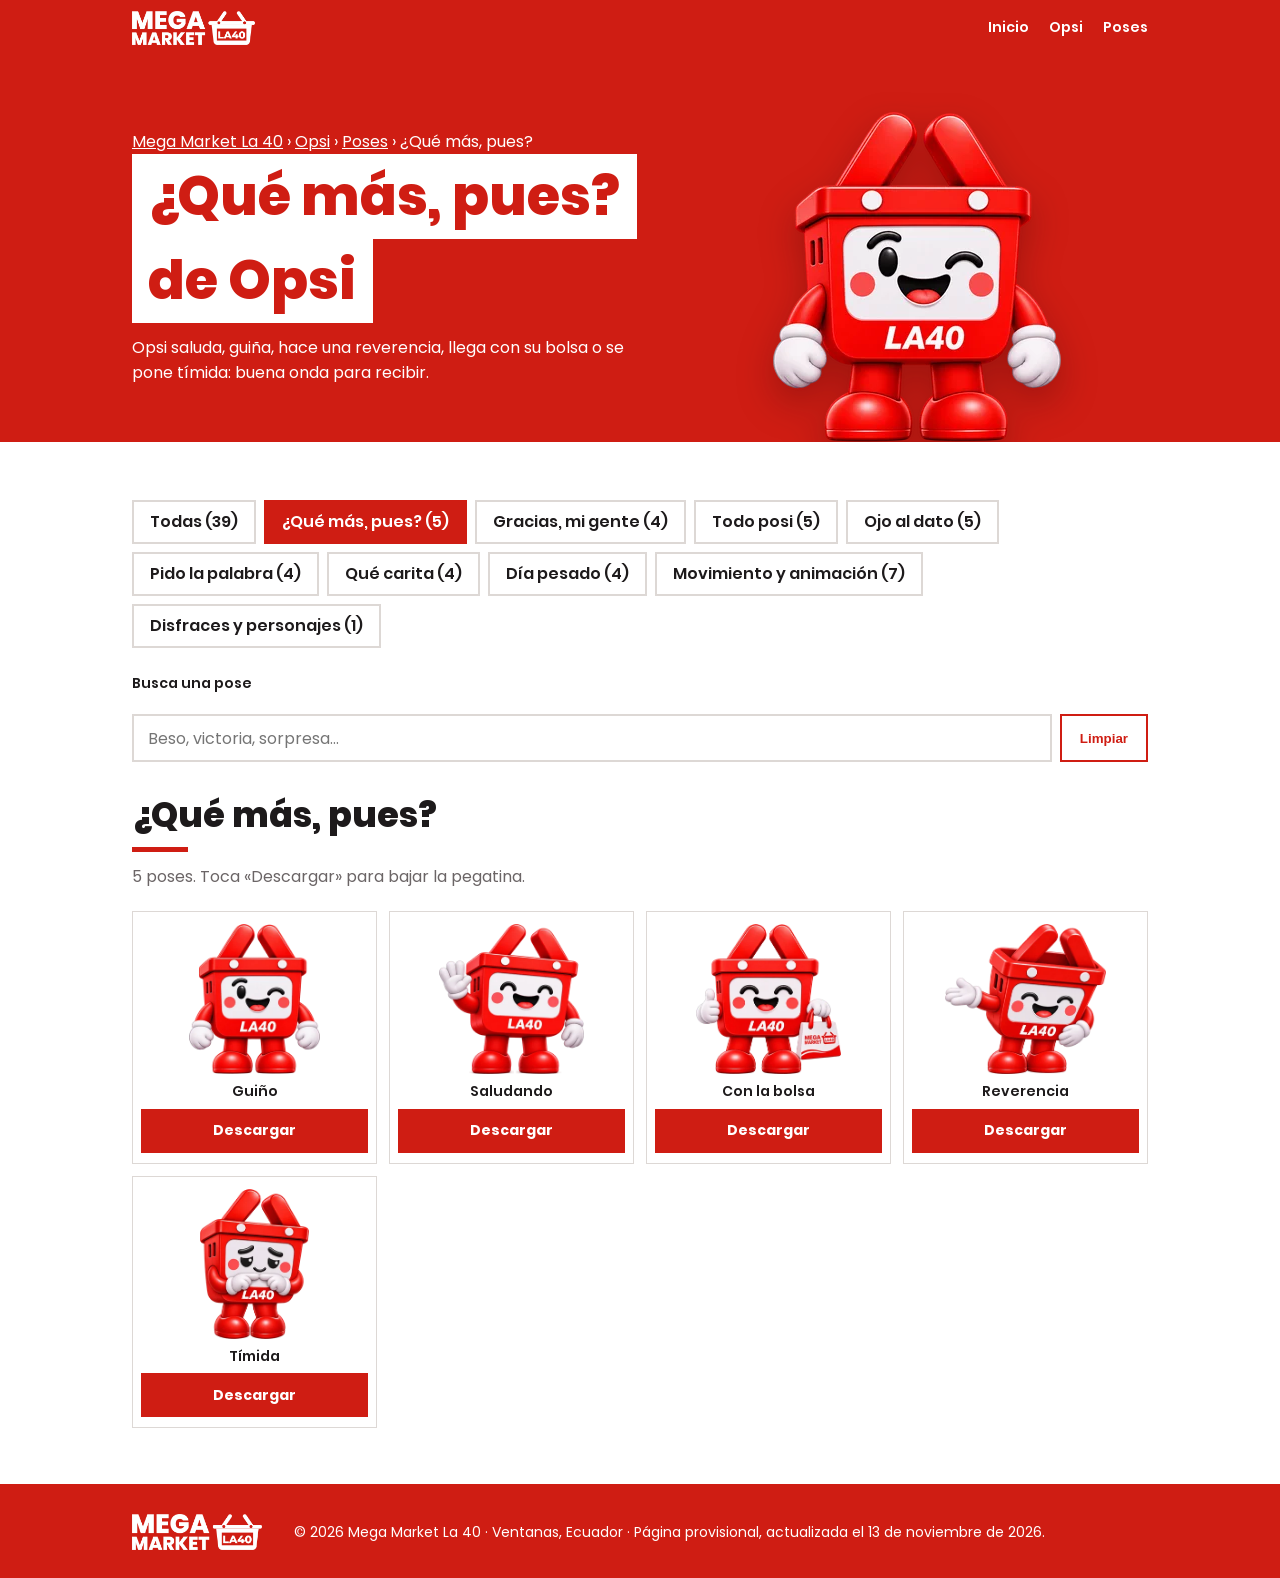
<file: opsi/poses/saludos/index.html>
<!doctype html>
<html lang="es"><head>
<script async src="https://www.googletagmanager.com/gtm.js?id=GTM-P8VH36SW"></script>
<script>
  window.dataLayer = window.dataLayer || [];
  function gtag(){dataLayer.push(arguments);}
  gtag('js', new Date());
</script>
<meta charset="utf-8"><meta name="viewport" content="width=device-width,initial-scale=1">
<title>¿Qué más, pues? de Opsi, la mascota de Mega Market La 40</title><meta name="description" content="Opsi saluda, guiña, hace una reverencia, llega con su bolsa o se pone tímida: buena onda para recibir. 5 poses de Opsi, la mascota de Mega Market La 40, con pegatinas para descargar gratis.">
<meta name="theme-color" content="#CF1D13"><link rel="icon" href="../../../favicon.ico"><link rel="apple-touch-icon" href="../../../assets/icono-192.png">
<meta property="og:type" content="website"><meta property="og:locale" content="es_EC"><meta property="og:site_name" content="Mega Market La 40"><meta property="og:title" content="¿Qué más, pues? de Opsi, la mascota de Mega Market La 40"><meta property="og:description" content="Opsi saluda, guiña, hace una reverencia, llega con su bolsa o se pone tímida: buena onda para recibir. 5 poses de Opsi, la mascota de Mega Market La 40, con pegatinas para descargar gratis."><meta property="og:url" content="https://megamarketla40.github.io/opsi/poses/saludos/"><meta property="og:image" content="https://megamarketla40.github.io/assets/og-opsi.jpg">
<link rel="canonical" href="https://megamarketla40.github.io/opsi/poses/saludos/"><script type="application/ld+json">{"@context": "https://schema.org", "@graph": [{"@type": "CollectionPage", "@id": "https://megamarketla40.github.io/opsi/poses/saludos/#pagina", "url": "https://megamarketla40.github.io/opsi/poses/saludos/", "name": "¿Qué más, pues? de Opsi, la mascota de Mega Market La 40", "description": "Opsi saluda, guiña, hace una reverencia, llega con su bolsa o se pone tímida: buena onda para recibir. 5 poses de Opsi, la mascota de Mega Market La 40, con pegatinas para descargar gratis.", "inLanguage": "es"}, {"@type": "BreadcrumbList", "itemListElement": [{"@type": "ListItem", "position": 1, "name": "Mega Market La 40", "item": "https://megamarketla40.github.io/"}, {"@type": "ListItem", "position": 2, "name": "Opsi", "item": "https://megamarketla40.github.io/opsi/"}, {"@type": "ListItem", "position": 3, "name": "Poses", "item": "https://megamarketla40.github.io/opsi/poses/"}, {"@type": "ListItem", "position": 4, "name": "¿Qué más, pues?", "item": "https://megamarketla40.github.io/opsi/poses/saludos/"}]}, {"@type": "ImageObject", "contentUrl": "https://megamarketla40.github.io/assets/pegatinas/opsi-mascota-mega-market-la-40-guino.png", "name": "Opsi, la mascota de Mega Market La 40: guiño", "creditText": "Mega Market La 40", "creator": {"@type": "Organization", "name": "Mega Market La 40"}, "copyrightNotice": "© 2026 Mega Market La 40", "license": "https://megamarketla40.github.io/opsi/#uso", "acquireLicensePage": "https://megamarketla40.github.io/opsi/poses/"}, {"@type": "ImageObject", "contentUrl": "https://megamarketla40.github.io/assets/pegatinas/opsi-mascota-mega-market-la-40-saludando.png", "name": "Opsi, la mascota de Mega Market La 40: saludando", "creditText": "Mega Market La 40", "creator": {"@type": "Organization", "name": "Mega Market La 40"}, "copyrightNotice": "© 2026 Mega Market La 40", "license": "https://megamarketla40.github.io/opsi/#uso", "acquireLicensePage": "https://megamarketla40.github.io/opsi/poses/"}, {"@type": "ImageObject", "contentUrl": "https://megamarketla40.github.io/assets/pegatinas/opsi-mascota-mega-market-la-40-con-bolsa.png", "name": "Opsi, la mascota de Mega Market La 40: con la bolsa", "creditText": "Mega Market La 40", "creator": {"@type": "Organization", "name": "Mega Market La 40"}, "copyrightNotice": "© 2026 Mega Market La 40", "license": "https://megamarketla40.github.io/opsi/#uso", "acquireLicensePage": "https://megamarketla40.github.io/opsi/poses/"}, {"@type": "ImageObject", "contentUrl": "https://megamarketla40.github.io/assets/pegatinas/opsi-mascota-mega-market-la-40-reverencia.png", "name": "Opsi, la mascota de Mega Market La 40: reverencia", "creditText": "Mega Market La 40", "creator": {"@type": "Organization", "name": "Mega Market La 40"}, "copyrightNotice": "© 2026 Mega Market La 40", "license": "https://megamarketla40.github.io/opsi/#uso", "acquireLicensePage": "https://megamarketla40.github.io/opsi/poses/"}, {"@type": "ImageObject", "contentUrl": "https://megamarketla40.github.io/assets/pegatinas/opsi-mascota-mega-market-la-40-timida.png", "name": "Opsi, la mascota de Mega Market La 40: tímida", "creditText": "Mega Market La 40", "creator": {"@type": "Organization", "name": "Mega Market La 40"}, "copyrightNotice": "© 2026 Mega Market La 40", "license": "https://megamarketla40.github.io/opsi/#uso", "acquireLicensePage": "https://megamarketla40.github.io/opsi/poses/"}]}</script>
<link rel="stylesheet" href="../../../estilo.css?v=c8a12997"></head><body class="con-barra">
<header class="top"><div class="dentro"><a class="logo" href="../../../" aria-label="Mega Market La 40, inicio"><img src="../../../assets/logos/logo-blanco.png" alt="Mega Market La 40"></a><nav class="menu" aria-label="Secciones"><a href="../../../">Inicio</a><a href="../../../opsi/">Opsi</a><a href="../../../opsi/poses/">Poses</a></nav></div></header>
<main id="top"><section class="portada opsi" aria-labelledby="t-portada"><div class="dentro">
  <div class="texto"><p class="migas"><a href="../../../">Mega Market La&nbsp;40</a> › <a href="../../../opsi/">Opsi</a> › <a href="../../../opsi/poses/">Poses</a> › ¿Qué más, pues?</p><h1 id="t-portada"><span class="caja">¿Qué más, pues? de Opsi</span></h1><p>Opsi saluda, guiña, hace una reverencia, llega con su bolsa o se pone tímida: buena onda para recibir.</p></div>
  <div class="figura"><img src="../../../assets/opsi/opsi-mascota-mega-market-la-40-guino.webp" alt="Opsi, la mascota de Mega Market La&nbsp;40"></div>
</div></section><section class="bloque" aria-labelledby="t-lista"><div class="dentro"><nav class="chips" aria-label="Categorías de poses"><a href="../../../opsi/poses/">Todas (39)</a><a href="../../../opsi/poses/saludos/" aria-current="page">¿Qué más, pues? (5)</a><a href="../../../opsi/poses/gracias/">Gracias, mi gente (4)</a><a href="../../../opsi/poses/gestos/">Todo posi (5)</a><a href="../../../opsi/poses/anuncios/">Ojo al dato (5)</a><a href="../../../opsi/poses/conversar/">Pido la palabra (4)</a><a href="../../../opsi/poses/emociones/">Qué carita (4)</a><a href="../../../opsi/poses/dia-pesado/">Día pesado (4)</a><a href="../../../opsi/poses/movimiento/">Movimiento y animación (7)</a><a href="../../../opsi/poses/personajes/">Disfraces y personajes (1)</a></nav><form class="buscador" role="search" data-poses="../../../assets/poses.json" data-rel="../../../" onsubmit="return false" hidden><label for="q-poses">Busca una pose</label><div class="fila"><input id="q-poses" type="text" maxlength="40" placeholder="Beso, victoria, sorpresa…" autocomplete="off" enterkeyhint="search"><button type="button" class="boton contorno-rojo" id="q-limpiar">Limpiar</button></div></form><div class="resultados" id="r-poses" aria-live="polite" hidden></div><script src="../../../assets/buscar-poses.js" defer></script><div data-filtrable><h2 class="titulo" id="t-lista">¿Qué más, pues?</h2><div class="bajada">5 poses. Toca «Descargar» para bajar la pegatina.</div><ul class="descargas"><li class="descarga"><img src="../../../assets/opsi/opsi-mascota-mega-market-la-40-guino.webp" alt="Opsi, la mascota de Mega Market La&nbsp;40: guiño" loading="lazy" decoding="async"><span>Guiño</span><a class="boton" href="../../../assets/pegatinas/opsi-mascota-mega-market-la-40-guino.png" download="opsi-mascota-mega-market-la-40-guino.png" aria-label="Descargar la pegatina de Opsi: guiño">Descargar</a></li><li class="descarga"><img src="../../../assets/opsi/opsi-mascota-mega-market-la-40-saludando.webp" alt="Opsi, la mascota de Mega Market La&nbsp;40: saludando" loading="lazy" decoding="async"><span>Saludando</span><a class="boton" href="../../../assets/pegatinas/opsi-mascota-mega-market-la-40-saludando.png" download="opsi-mascota-mega-market-la-40-saludando.png" aria-label="Descargar la pegatina de Opsi: saludando">Descargar</a></li><li class="descarga"><img src="../../../assets/opsi/opsi-mascota-mega-market-la-40-con-bolsa.webp" alt="Opsi, la mascota de Mega Market La&nbsp;40: con la bolsa" loading="lazy" decoding="async"><span>Con la bolsa</span><a class="boton" href="../../../assets/pegatinas/opsi-mascota-mega-market-la-40-con-bolsa.png" download="opsi-mascota-mega-market-la-40-con-bolsa.png" aria-label="Descargar la pegatina de Opsi: con la bolsa">Descargar</a></li><li class="descarga"><img src="../../../assets/opsi/opsi-mascota-mega-market-la-40-reverencia.webp" alt="Opsi, la mascota de Mega Market La&nbsp;40: reverencia" loading="lazy" decoding="async"><span>Reverencia</span><a class="boton" href="../../../assets/pegatinas/opsi-mascota-mega-market-la-40-reverencia.png" download="opsi-mascota-mega-market-la-40-reverencia.png" aria-label="Descargar la pegatina de Opsi: reverencia">Descargar</a></li><li class="descarga"><img src="../../../assets/opsi/opsi-mascota-mega-market-la-40-timida.webp" alt="Opsi, la mascota de Mega Market La&nbsp;40: tímida" loading="lazy" decoding="async"><span>Tímida</span><a class="boton" href="../../../assets/pegatinas/opsi-mascota-mega-market-la-40-timida.png" download="opsi-mascota-mega-market-la-40-timida.png" aria-label="Descargar la pegatina de Opsi: tímida">Descargar</a></li></ul></div></div></section></main>
<footer class="pie"><div class="dentro"><img src="../../../assets/logos/logo-blanco.png" alt="Mega Market La 40"><p>© 2026 Mega Market La 40 · Ventanas, Ecuador · Página provisional, actualizada el 13 de noviembre de 2026.</p></div></footer>
<nav class="barra-rapida" aria-label="Acciones rápidas"><a href="tel:+593993016905">Llamar</a><a class="principal" href="https://wa.me/593993016905" target="_blank" rel="noopener">WhatsApp</a><a href="https://share.google/Dca0jXQrYAvrvPJgM" target="_blank" rel="noopener">Ubicación</a></nav>
</body></html>
</file>
<file: estilo.css>
/* Mega Market La 40 · página provisional. Identidad: rojo único #CF1D13, Poppins, bordes rectos, titulares en cajas blancas (como las publicaciones de la marca).
   Solo variables de color; sin estilos en línea. PRIMERO PARA TELÉFONO (320–430 px): menú de una fila deslizable y fijo arriba, barra de acciones fija abajo
   (Llamar · WhatsApp · Ubicación), carruseles deslizables en vez de columnas largas, botones de al menos 44 px. Escritorio desde 860 px. */
@font-face { font-family: "Poppins"; font-weight: 400; font-style: normal; font-display: swap; src: url("assets/fuentes/Poppins-Regular.ttf") format("truetype"); }
@font-face { font-family: "Poppins"; font-weight: 600; font-style: normal; font-display: swap; src: url("assets/fuentes/Poppins-SemiBold.ttf") format("truetype"); }
@font-face { font-family: "Poppins"; font-weight: 700; font-style: normal; font-display: swap; src: url("assets/fuentes/Poppins-Bold.ttf") format("truetype"); }
@font-face { font-family: "Poppins"; font-weight: 800; font-style: normal; font-display: swap; src: url("assets/fuentes/Poppins-ExtraBold.ttf") format("truetype"); }

:root {
  --rojo: #CF1D13;
  --rojo-osc: #A6170F;
  --blanco: #FFFFFF;
  --texto: #1d1a1b;
  --texto-2: #6b6566;
  --linea: #ddd8d5;
  --superficie: #f6f4f3;
  --velo: rgba(255, 255, 255, .32);
  --sombra: rgba(74, 5, 9, .35);
  --sombra-barra: rgba(29, 26, 27, .14);
  --mascara: #000;          /* solo para el difuminado del menú: el color no se ve, solo cuenta su transparencia */
  --ancho: 1080px;
  --alto-logo: 56px;      /* fila del logo en el teléfono (el menú se queda fijo cuando esta fila sube) */
  --alto-menu: 48px;      /* fila del menú en el teléfono */
  --alto-barra: 64px;     /* barra de acciones de abajo en el teléfono */
}
*, *::before, *::after { box-sizing: border-box; }
html { scroll-behavior: smooth; -webkit-text-size-adjust: 100%; scroll-padding-top: calc(var(--alto-menu) + 8px); }
body { margin: 0; font-family: "Poppins", system-ui, "Segoe UI", Arial, sans-serif; color: var(--texto); background: var(--blanco); line-height: 1.6; font-size: 16px; overflow-wrap: break-word; }
body.con-barra { padding-bottom: calc(var(--alto-barra) + env(safe-area-inset-bottom)); }
img { max-width: 100%; height: auto; display: block; }
a { color: var(--rojo); }
.dentro { width: 100%; max-width: var(--ancho); margin: 0 auto; padding: 0 20px; }
.solo-lectores { position: absolute; width: 1px; height: 1px; overflow: hidden; clip: rect(0 0 0 0); white-space: nowrap; }

/* ---- Cabecera: en el teléfono la fila del logo sube con el desplazamiento y el menú (una sola fila deslizable) queda fijo arriba ---- */
.top { background: var(--rojo); color: var(--blanco); position: sticky; top: calc(var(--alto-logo) * -1); z-index: 30; }
.top .dentro { padding-top: 0; padding-bottom: 0; }
.top .logo { display: flex; align-items: center; height: var(--alto-logo); }
.top .logo img { height: 34px; width: auto; }
.menu { display: flex; overflow-x: auto; scroll-snap-type: x proximity; scrollbar-width: none; -webkit-overflow-scrolling: touch; margin: 0 -20px; padding: 0 8px; border-top: 1px solid var(--velo);
  -webkit-mask-image: linear-gradient(to right, var(--mascara) calc(100% - 36px), transparent); mask-image: linear-gradient(to right, var(--mascara) calc(100% - 36px), transparent); }
.menu::-webkit-scrollbar { display: none; }
.menu a { flex: none; scroll-snap-align: start; display: flex; align-items: center; height: var(--alto-menu); padding: 0 14px; color: var(--blanco); text-decoration: none; font-weight: 600; font-size: 15px; border-bottom: 3px solid transparent; }
.menu a:hover, .menu a:focus-visible { border-bottom-color: var(--blanco); outline: none; }

/* ---- Barra de acciones fija abajo (solo teléfono) ---- */
.barra-rapida { position: fixed; left: 0; right: 0; bottom: 0; z-index: 40; display: grid; grid-auto-flow: column; grid-auto-columns: 1fr; gap: 8px;
  padding: 8px 12px calc(8px + env(safe-area-inset-bottom)); background: var(--blanco); border-top: 1px solid var(--linea); box-shadow: 0 -6px 16px var(--sombra-barra); }
.barra-rapida a { display: flex; align-items: center; justify-content: center; min-height: 48px; padding: 0 6px; font-weight: 700; font-size: 15px; text-decoration: none; color: var(--rojo); background: var(--blanco); border: 2px solid var(--rojo); }
.barra-rapida a.principal { background: var(--rojo); color: var(--blanco); }
.barra-rapida a:active { background: var(--rojo); color: var(--blanco); }

/* ---- Portada ---- */
.portada { background: var(--rojo); color: var(--blanco); overflow: hidden; }
.portada .dentro { display: grid; gap: 4px; padding-top: 28px; padding-bottom: 0; align-items: end; }
.portada .texto { padding-bottom: 20px; }
.sello { display: inline-block; border: 2px solid var(--blanco); font-weight: 700; font-size: 12px; letter-spacing: .12em; text-transform: uppercase; padding: 4px 10px; margin: 0 0 16px; }
.caja { display: inline; background: var(--blanco); color: var(--rojo); font-weight: 800; padding: .08em .3em; -webkit-box-decoration-break: clone; box-decoration-break: clone; line-height: 1.55; }
.portada h1 { margin: 0 0 12px; font-size: clamp(2rem, 8.5vw, 3.4rem); line-height: 1.2; }
.portada h2 { margin: 0 0 18px; font-size: clamp(1.05rem, 4.4vw, 1.6rem); line-height: 1.7; }
.portada p { margin: 0; max-width: 34em; font-size: 1rem; }
.portada .figura { justify-self: center; }
.portada .figura img { width: min(74vw, 400px); filter: drop-shadow(0 16px 18px var(--sombra)); }

/* ---- Bloques ---- */
.bloque { padding: 44px 0; }
.bloque.gris { background: var(--superficie); }
.bloque h2.titulo { margin: 0 0 6px; font-size: clamp(1.55rem, 6vw, 2.2rem); font-weight: 800; line-height: 1.2; color: var(--texto); }
.bloque h2.titulo::after { content: ""; display: block; width: 56px; height: 5px; background: var(--rojo); margin-top: 10px; }
.bajada { margin: 12px 0 22px; color: var(--texto-2); max-width: 42em; }
.dos { display: grid; gap: 24px; }
.texto-largo p { margin: 0 0 14px; max-width: 40em; }
.ficha { background: var(--superficie); border-left: 6px solid var(--rojo); padding: 16px 20px; align-self: start; }
.gris .ficha { background: var(--blanco); }
.ficha dl { margin: 0; display: grid; gap: 12px; }
.ficha dt { font-size: 12px; font-weight: 700; letter-spacing: .08em; text-transform: uppercase; color: var(--texto-2); }
.ficha dd { margin: 2px 0 0; font-weight: 600; }

/* ---- Dónde estamos: dos tarjetas (Visítanos / Escríbenos o llámanos) ---- */
.tarjetas { display: grid; gap: 16px; }
.tarjeta { background: var(--blanco); border-top: 6px solid var(--rojo); padding: 20px 18px 24px; }
.tarjeta h3 { margin: 0 0 4px; font-size: 1.2rem; font-weight: 800; }
.tarjeta dl { margin: 0 0 4px; }
.fila { padding: 14px 0; border-bottom: 1px solid var(--linea); }
.fila:last-child { border-bottom: 0; }
.fila dt { font-size: 12px; font-weight: 700; letter-spacing: .08em; text-transform: uppercase; color: var(--texto-2); }
.fila dd { margin: 4px 0 0; }
.fila .valor { display: block; font-weight: 600; font-size: 1rem; line-height: 1.4; overflow-wrap: anywhere; }
.mini-acciones { display: flex; flex-wrap: wrap; gap: 8px; margin-top: 10px; }
.mini { display: inline-flex; align-items: center; min-height: 44px; border: 2px solid var(--rojo); color: var(--rojo); background: var(--blanco); text-decoration: none; font-weight: 700; font-size: 14px; padding: 0 16px; }
.mini:hover, .mini:focus-visible { background: var(--rojo); color: var(--blanco); outline: none; }
.tarjeta .boton { margin-top: 14px; }
.nota-ubicacion { margin: 0 0 20px; color: var(--texto-2); }
.boton { display: inline-flex; align-items: center; justify-content: center; min-height: 48px; background: var(--rojo); color: var(--blanco); text-decoration: none; font-weight: 700; padding: 0 22px; border: 2px solid var(--rojo); }
.boton:hover, .boton:focus-visible { background: var(--blanco); color: var(--rojo); outline: none; }

/* ---- Identidad ---- */
.logos { display: grid; gap: 14px; margin-bottom: 22px; }
.logo-ficha { margin: 0; padding: 26px 16px 14px; border: 1px solid var(--linea); background: var(--blanco); text-align: center; }
.logo-ficha.negativo { background: var(--rojo); border-color: var(--rojo); color: var(--blanco); }
.logo-ficha img { width: min(100%, 260px); margin: 0 auto 14px; }
.logo-ficha b { display: block; font-size: 15px; }
.logo-ficha span { font-size: 14px; opacity: .85; }
.colores { display: grid; grid-template-columns: repeat(3, 1fr); gap: 10px; margin-bottom: 22px; }
.color { display: grid; grid-template-columns: 1fr; border: 1px solid var(--linea); background: var(--blanco); }
.color i { display: block; min-height: 56px; border-bottom: 1px solid var(--linea); }
.color .c-rojo { background: var(--rojo); }
.color .c-osc { background: var(--rojo-osc); }
.color .c-blanco { background: var(--blanco); }
.color div { padding: 10px 10px 12px; }
.color b { display: block; font-size: 13px; line-height: 1.3; }
.color code { font-family: inherit; font-weight: 600; color: var(--texto-2); font-size: 12px; }
.color p { display: none; margin: 4px 0 0; font-size: 14px; color: var(--texto-2); }
.tipo { border: 1px solid var(--linea); background: var(--blanco); padding: 18px 20px; margin-bottom: 22px; }
.tipo .aa { font-size: 3.6rem; font-weight: 800; line-height: 1; color: var(--rojo); }
.tipo p { margin: 8px 0 0; }
.tipo .pesos { display: grid; gap: 2px; margin-top: 8px; font-size: 1rem; }
.pilares { display: grid; gap: 8px; margin: 0; padding: 0; list-style: none; }
.pilares li { background: var(--rojo); color: var(--blanco); font-weight: 700; font-size: .95rem; padding: 12px 16px; }

/* ---- Opsi: en el teléfono los significados y las poses son carruseles deslizables ---- */
.opsi-presenta { display: grid; gap: 20px; margin-bottom: 28px; align-items: center; }
.opsi-presenta .marco { background: var(--superficie); padding: 18px; text-align: center; }
.gris .opsi-presenta .marco { background: var(--blanco); }
.opsi-presenta .marco img { width: min(72%, 250px); margin: 0 auto; }
.datos-opsi { display: flex; flex-wrap: wrap; gap: 10px 26px; margin: 16px 0 0; padding: 0; list-style: none; }
.datos-opsi li { font-size: 14px; color: var(--texto-2); }
.datos-opsi b { display: block; color: var(--texto); font-size: 1rem; }
.carrusel { display: flex; gap: 12px; margin: 0 -20px; padding: 0 20px 10px; overflow-x: auto; scroll-snap-type: x mandatory; scroll-padding: 0 20px; scrollbar-width: none; -webkit-overflow-scrolling: touch; list-style: none; }
.carrusel::-webkit-scrollbar { display: none; }
.carrusel > * { flex: none; scroll-snap-align: start; }
.carrusel::after { content: ""; flex: 0 0 8px; }
.significados { margin-bottom: 30px; }
.significado { width: 82%; max-width: 320px; background: var(--blanco); border-top: 6px solid var(--rojo); padding: 16px 18px 20px; }
.significado h3 { margin: 0 0 6px; font-size: 1.1rem; }
.significado p { margin: 0; font-size: .95rem; }
.pregunta { margin: 0 0 8px; font-size: 1.15rem; font-weight: 700; }
.galeria-cabecera { display: flex; align-items: baseline; justify-content: space-between; gap: 12px; margin: 0 0 12px; }
.galeria-titulo { margin: 0; font-size: 1.15rem; font-weight: 700; }
.desliza { flex: none; font-size: 13px; font-weight: 600; color: var(--texto-2); }
.galeria li { width: 136px; background: var(--blanco); border: 1px solid var(--linea); padding: 12px 8px 10px; text-align: center; }
.galeria img { height: 120px; width: auto; margin: 0 auto 6px; object-fit: contain; }
.galeria span { font-weight: 600; font-size: 14px; }

/* ---- Trabaja con nosotros ---- */
.bloque.rojo { background: var(--rojo); color: var(--blanco); }
.bloque.rojo h2.titulo { color: var(--blanco); }
.bloque.rojo h2.titulo::after { background: var(--blanco); }
.bloque.rojo .bajada { color: var(--blanco); font-size: 1.05rem; }
.acciones { display: grid; gap: 10px; margin-bottom: 16px; }
.boton.blanco { background: var(--blanco); color: var(--rojo); border-color: var(--blanco); text-align: center; }
.boton.blanco:hover, .boton.blanco:focus-visible { background: var(--rojo); color: var(--blanco); border-color: var(--blanco); }
.boton.contorno { background: transparent; color: var(--blanco); border-color: var(--blanco); text-align: center; }
.boton.contorno:hover, .boton.contorno:focus-visible { background: var(--blanco); color: var(--rojo); }
.medios { margin: 0; font-size: 14px; font-weight: 600; overflow-wrap: anywhere; }

/* ---- Redes: 2 × 2 en el teléfono ---- */
.redes { display: grid; grid-template-columns: repeat(2, 1fr); gap: 12px; margin: 0; padding: 0; list-style: none; }
.red a { display: grid; justify-items: center; gap: 8px; padding: 18px 8px 16px; min-height: 48px; border: 2px solid var(--linea); background: var(--blanco); text-decoration: none; color: var(--texto); text-align: center; }
.red a:hover, .red a:focus-visible { border-color: var(--rojo); outline: none; }
.red img, .red svg { width: 52px; height: 52px; }
.yt-fondo { fill: var(--rojo); }
.yt-signo { fill: var(--blanco); }
.red b { display: block; font-size: 1rem; line-height: 1.2; }
.red span { display: block; margin-top: 2px; color: var(--rojo); font-weight: 700; font-size: .88rem; overflow-wrap: anywhere; }

/* ---- Pie ---- */
.pie { background: var(--rojo); color: var(--blanco); padding: 30px 0 28px; }
.pie .dentro { display: grid; gap: 12px; }
.pie img { height: 36px; width: auto; }
.pie p { margin: 0; font-size: 14px; }
.pie a { color: var(--blanco); }

/* ---- Tabletas (desde 640 px) ---- */
@media (min-width: 640px) {
  .dentro { padding: 0 32px; }
  .menu { margin: 0 -32px; padding: 0 20px; }
  .barra-rapida { display: none; }
  body.con-barra { padding-bottom: 0; }
  .bloque { padding: 56px 0; }
  .opsi-presenta .marco { padding: 24px; }
  .opsi-presenta .marco img { width: min(100%, 340px); }
  .acciones { grid-template-columns: repeat(2, max-content); gap: 16px; }
  .logos { grid-template-columns: repeat(2, 1fr); }
  .color p { display: block; }
  .color i { min-height: 64px; }
  .pilares { grid-template-columns: repeat(3, 1fr); }
  .carrusel { display: grid; margin: 0; padding: 0 0 4px; overflow: visible; gap: 16px; }
  .carrusel::after { display: none; }
  .significados { grid-template-columns: repeat(3, 1fr); margin-bottom: 40px; }
  .significado { width: auto; max-width: none; }
  .galeria { grid-template-columns: repeat(3, 1fr); gap: 12px; }
  .galeria li { width: auto; padding: 14px 10px 12px; }
  .galeria img { height: 150px; }
  .desliza { display: none; }
  .redes { gap: 14px; }
  .red a { padding: 22px 12px 20px; }
}

/* ---- Escritorio (desde 860 px): el menú vuelve a una barra normal junto al logo ---- */
@media (min-width: 860px) {
  html { scroll-padding-top: 0; }
  .top { position: static; }
  .top .dentro { display: flex; align-items: center; justify-content: space-between; gap: 24px; }
  .menu { overflow: visible; margin: 0; padding: 0; border-top: 0; gap: 4px 20px; -webkit-mask-image: none; mask-image: none; }
  .menu a { height: auto; padding: 6px 0; font-size: 14px; border-bottom-width: 2px; }
  .portada .dentro { grid-template-columns: 1.15fr 1fr; gap: 24px; padding-top: 56px; }
  .portada .texto { padding-bottom: 56px; }
  .portada .figura img { width: min(100%, 440px); }
  .dos { grid-template-columns: 1.6fr 1fr; gap: 48px; }
  .tarjetas { grid-template-columns: repeat(2, 1fr); gap: 28px; }
  .tarjetas.una { grid-template-columns: minmax(0, 560px); }
  .tarjeta { padding: 22px 24px 26px; }
  .opsi-presenta { grid-template-columns: 1fr 1.3fr; gap: 48px; }
  .galeria { grid-template-columns: repeat(4, 1fr); }
  .redes { grid-template-columns: repeat(4, 1fr); }
  .pie .dentro { grid-template-columns: auto 1fr; align-items: center; gap: 32px; }
}
@media (prefers-reduced-motion: reduce) { html { scroll-behavior: auto; } }

/* ---- Página de Opsi (/opsi/) ---- */
.migas { margin: 0 0 12px; font-size: .9rem; }
.migas a { color: var(--blanco); }
.boton.corto { justify-self: start; padding: 0 28px; }
.significados-grid { display: grid; gap: 12px; }
.poses, .descargas { display: grid; grid-template-columns: repeat(2, 1fr); gap: 10px; margin: 0; padding: 0; list-style: none; }
.poses li, .descarga { background: var(--blanco); border: 1px solid var(--linea); padding: 12px 8px 10px; text-align: center; display: flex; flex-direction: column; align-items: center; gap: 6px; }
.poses img { height: 140px; width: auto; object-fit: contain; }
.descarga img { height: 150px; width: auto; object-fit: contain; }
.poses span, .descarga span { font-weight: 600; font-size: 14px; }
.descarga .boton { min-height: 44px; padding: 0 14px; font-size: 14px; width: 100%; }
.faq { background: var(--blanco); border: 1px solid var(--linea); margin: 0 0 10px; }
.faq summary { cursor: pointer; font-weight: 700; padding: 14px 16px; min-height: 48px; display: flex; align-items: center; }
.faq summary:focus-visible { outline: 3px solid var(--rojo); }
.faq p { margin: 0; padding: 0 16px 16px; color: var(--texto-2); }
@media (min-width: 640px) {
  .significados-grid { grid-template-columns: repeat(3, 1fr); gap: 16px; }
  .poses, .descargas { grid-template-columns: repeat(3, 1fr); gap: 12px; }
}
@media (min-width: 860px) {
  .poses, .descargas { grid-template-columns: repeat(4, 1fr); }
}

/* ---- Poses por categoría (/opsi/poses/) ---- */
.cats { display: grid; grid-template-columns: repeat(2, 1fr); gap: 12px; margin: 0 0 22px; padding: 0; list-style: none; }
.cat { display: flex; flex-direction: column; align-items: center; gap: 4px; height: 100%; padding: 14px 10px 16px; background: var(--blanco); border: 1px solid var(--linea); color: var(--texto); text-decoration: none; text-align: center; }
.cat:hover, .cat:focus-visible { border-color: var(--rojo); outline: none; }
.cat img { height: 120px; width: auto; max-width: 100%; object-fit: contain; }
.cat b { font-size: 1rem; }
.cat span { color: var(--rojo); font-weight: 700; font-size: .9rem; }
.cat small { color: var(--texto-2); font-size: .82rem; line-height: 1.35; }
.cats.compacto .cat.chico { min-height: 64px; justify-content: center; padding: 10px; }
.chips, .paginas { display: flex; gap: 8px; overflow-x: auto; margin: 0 -20px 18px; padding: 2px 20px 6px; scrollbar-width: none; }
.chips::-webkit-scrollbar, .paginas::-webkit-scrollbar { display: none; }
.chips a, .paginas a { flex: none; display: inline-flex; align-items: center; justify-content: center; min-height: 44px; min-width: 44px; padding: 0 16px; background: var(--blanco); border: 2px solid var(--linea); color: var(--texto); font-weight: 600; text-decoration: none; }
.chips a[aria-current], .paginas a[aria-current] { background: var(--rojo); border-color: var(--rojo); color: var(--blanco); }
.chips a:hover, .paginas a:hover, .chips a:focus-visible, .paginas a:focus-visible { border-color: var(--rojo); outline: none; }
.paginas { justify-content: center; margin: 22px 0 0; }
.boton.contorno-rojo { background: var(--blanco); color: var(--rojo); }
.boton.contorno-rojo:hover, .boton.contorno-rojo:focus-visible { background: var(--rojo); color: var(--blanco); }
.acciones { display: grid; gap: 10px; }
@media (min-width: 640px) { .cats { grid-template-columns: repeat(3, 1fr); } .cats.compacto { grid-template-columns: repeat(3, 1fr); } .chips, .paginas { margin-left: 0; margin-right: 0; padding-left: 0; padding-right: 0; flex-wrap: wrap; overflow: visible; } }
@media (min-width: 860px) { .cats { grid-template-columns: repeat(3, 1fr); } }

/* Filtro de poses (páginas /opsi/poses/): mismo estilo que los chips y botones de la web (bordes rectos, rojo oficial) */
.buscador { margin: 0 0 18px; display: grid; gap: 6px; }
.buscador label { font-weight: 600; font-size: 14px; }
.buscador .fila { display: flex; gap: 8px; }
.buscador input { flex: 1 1 auto; min-width: 0; min-height: 48px; padding: 0 14px; background: var(--blanco); border: 2px solid var(--linea); -webkit-appearance: none; appearance: none; color: var(--texto); font: inherit; font-size: 16px; }
.buscador input:focus { border-color: var(--rojo); outline: none; }
.buscador .boton { flex: none; min-height: 48px; padding: 0 18px; }
.resultados[hidden], .buscador[hidden], [data-filtrable][hidden] { display: none; }

/* «Ver todas las poses» en /opsi/: separado de la última fila de poses */
.poses + .acciones { margin-top: 24px; }
</file>
